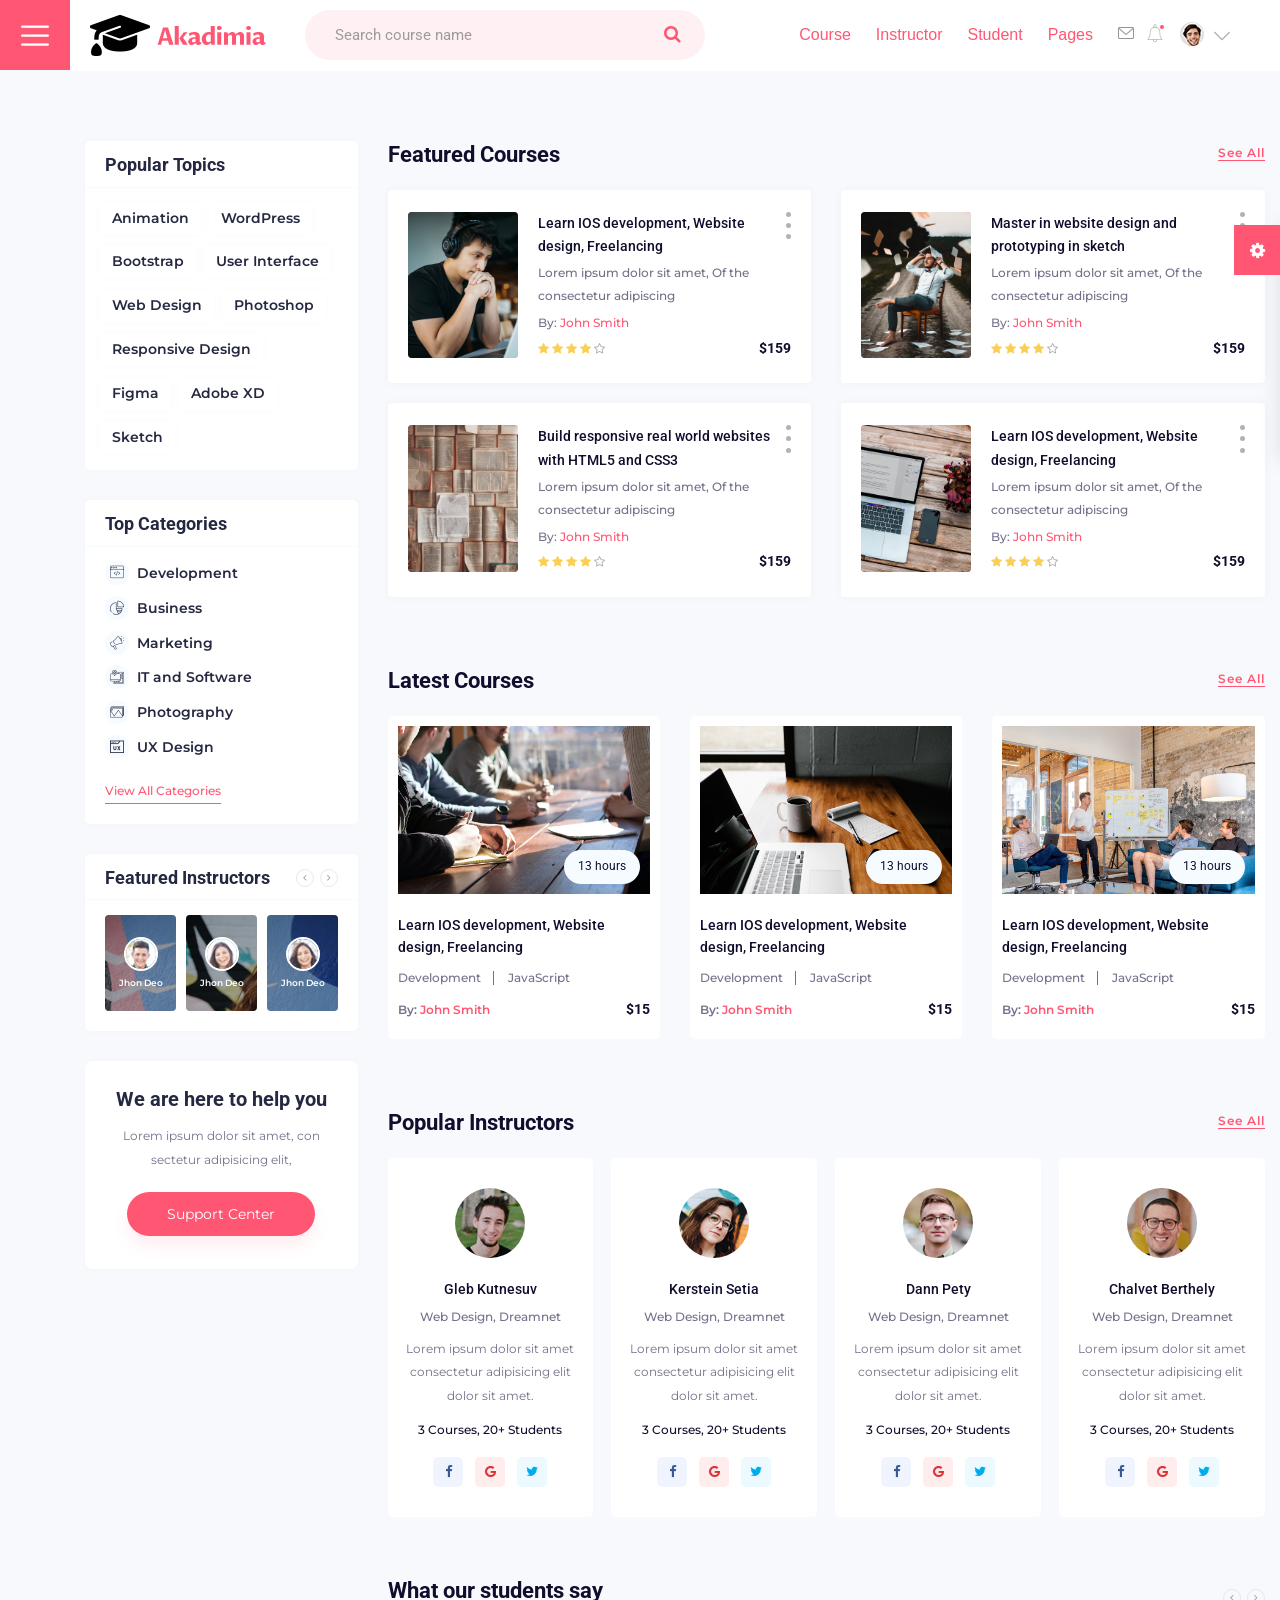
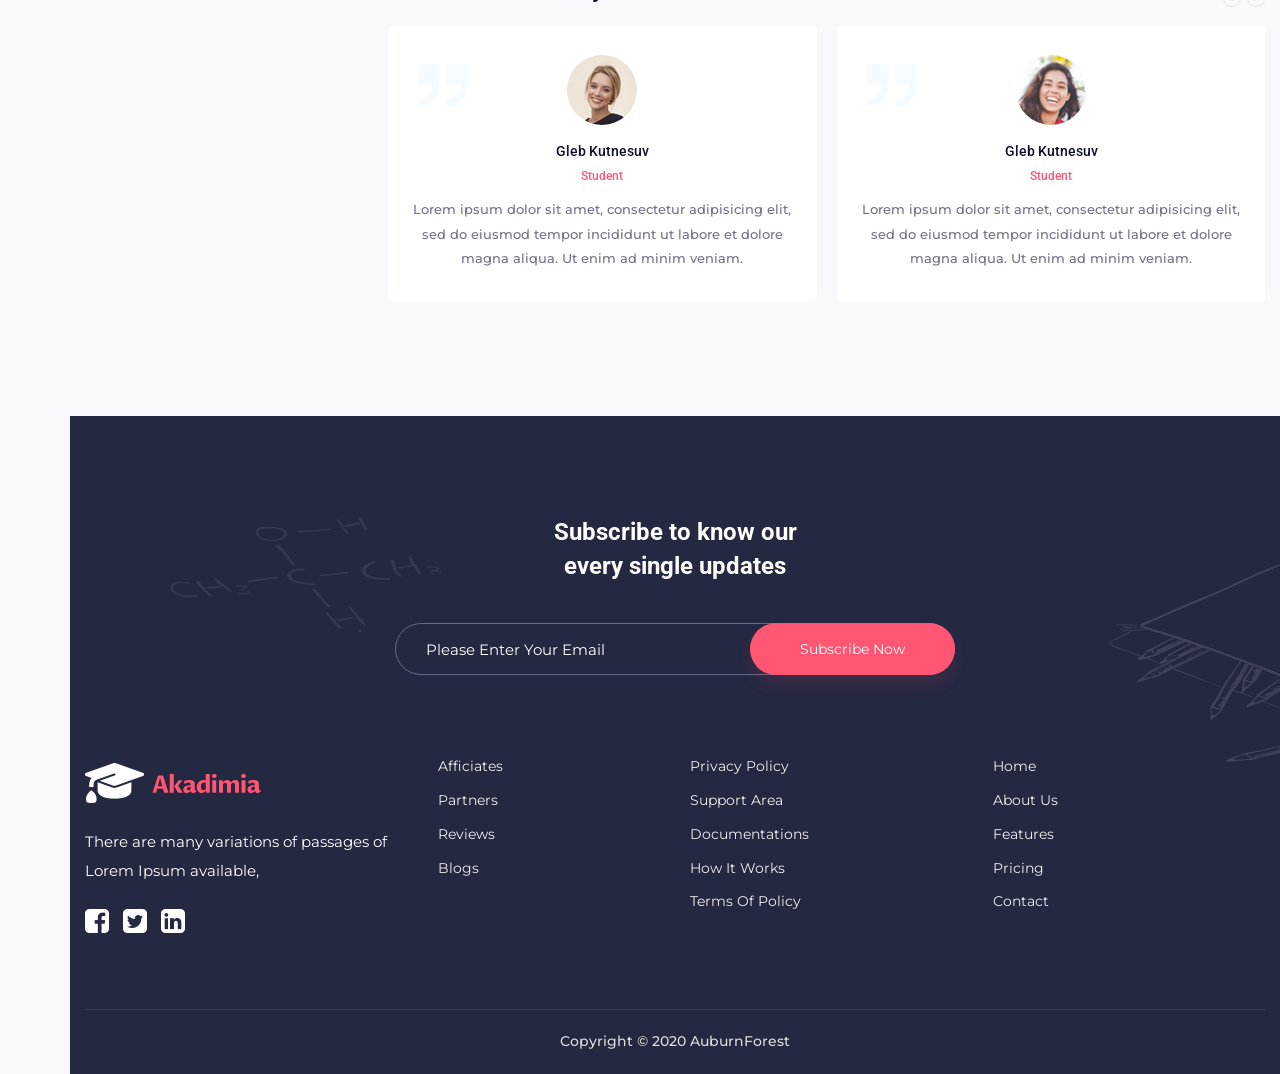
<file: template/akadimia/index.html>
<!DOCTYPE html>
<html>

<!-- Mirrored from demo.auburnforest.com/html/akadimia/akadimia/index.html by HTTrack Website Copier/3.x [XR&CO'2014], Fri, 12 Jun 2026 00:14:46 GMT -->
<head>
<meta charset="utf-8">
<title>Akadimia HTML Template | Homepage</title>
<!-- Stylesheets -->
<link href="css/bootstrap.css" rel="stylesheet">
<link href="css/main.css" rel="stylesheet">
<link href="css/responsive.css" rel="stylesheet">

<link href="https://fonts.googleapis.com/css2?family=Montserrat:wght@100;300;400;500;600;700;800;900&amp;family=Roboto:wght@300;400;500;700;900&amp;display=swap" rel="stylesheet">

<!-- Color Switcher Mockup -->
<link href="css/color-switcher-design.css" rel="stylesheet">
<!-- Color Themes -->
<link id="theme-color-file" href="css/color-themes/theme-one.css" rel="stylesheet">

<link rel="shortcut icon" href="images/favicon.png" type="image/x-icon">
<link rel="icon" href="images/favicon.png" type="image/x-icon">

<!-- Responsive -->
<meta http-equiv="X-UA-Compatible" content="IE=edge">
<meta name="viewport" content="width=device-width, initial-scale=1.0, maximum-scale=1.0, user-scalable=0">

<!--[if lt IE 9]><script src="https://cdnjs.cloudflare.com/ajax/libs/html5shiv/3.7.3/html5shiv.js"></script><![endif]-->
<!--[if lt IE 9]><script src="js/respond.js"></script><![endif]-->

</head>

<body class="">

<div class="page-wrapper">
 	
    <!-- Preloader -->
    <div class="preloader"></div>
 	
    <!-- Main Header-->
    <header class="main-header">
    	
    	<!-- Header Upper -->
        <div class="header-upper">
        	<div class="outer-container">
            	<div class="clearfix">
                	
					<!-- Header Left -->
					<div class="header-left clearfix">

						<!-- Left Sidebar Btn -->
						<div class="left-sidebar-btn hidden-bar-opener">
							<span class="icon flaticon-menu-2"></span>
						</div>
						
						<div class="pull-left logo-box">
							<div class="logo"><a href="index.html"><img src="images/logo.png" alt="" title=""></a></div>
							<div class="dark-layout-logo"><a href="index.html"><img src="images/logo-4.png" alt="" title=""></a></div>
						</div>
						
						<!-- Search -->
                        <div class="search-box">
                        	<form method="post" action="https://demo.auburnforest.com/html/akadimia/akadimia/contact.html">
                                <div class="form-group">
                                    <input type="search" name="search-field" value="" placeholder="Search course name" required>
                                    <button type="submit"><span class="icon fa fa-search"></span></button>
                                </div>
                            </form>
						</div>
						
					</div>
					
					<!-- Header Right -->
					<div class="header-right clearfix">
						
						<div class="nav-outer clearfix">
                    
							<!-- Main Menu -->
							<nav class="main-menu navbar-expand-md">
								<div class="navbar-header">
									<button class="navbar-toggler" type="button" data-toggle="collapse" data-target="#navbarSupportedContent" aria-controls="navbarSupportedContent" aria-expanded="false" aria-label="Toggle navigation">
										<span class="icon-bar"></span>
										<span class="icon-bar"></span>
										<span class="icon-bar"></span>
									</button>
								</div>

								<div class="navbar-collapse collapse clearfix" id="navbarSupportedContent">
									<ul class="navigation clearfix">
										<li class="dropdown"><a href="#">Course</a>
											<ul>
												<li><a href="featured-courses.html">Featured Courses</a></li>
												<li><a href="latest-courses.html">Latest Courses</a></li>
												<li><a href="category.html">Course Categories</a></li>
												<li><a href="course-detail.html">Course Landing</a></li>
												<li><a href="course-lesson.html">Course Lesson</a></li>
											</ul>
										</li>
										<li class="dropdown"><a href="#">Instructor</a>
											<ul>
												<li><a href="dashboard.html">Instructor Dashboard</a></li>
												<li><a href="manage-course.html">Manage Courses</a></li>
												<li><a href="edit-course.html">Edit Course</a></li>
												<li><a href="earning.html">Earnings</a></li>
												<li><a href="instructor-profile.html">Instructor Profile</a></li>
												<li><a href="team.html">Popular Instructors</a></li>
											</ul>
										</li>
										<li class="dropdown"><a href="#">Student</a>
											<ul>
												<li><a href="enrolled-courses.html">Enrolled Courses</a></li>
												<li><a href="certificate.html">Certificate Center</a></li>
												<li><a href="test.html">Quiz</a></li>
												<li><a href="result.html">Quiz Result</a></li>
												<li><a href="student-profile.html">Student Profile</a></li>
											</ul>
										</li>
										<li class="dropdown"><a href="#">Pages</a>
											<ul>
												<li><a href="price.html">Subscription</a></li>
												<li><a href="blog.html">Blog</a></li>
												<li><a href="blog-detail.html">Blog Detail</a></li>
												<li><a href="not-found.html">Error Page</a></li>
												<li><a href="coming-soon.html">Coming Soon</a></li>
												<li><a href="checkout.html">Checkout</a></li>
											</ul>
										</li>
									</ul>
								</div>
								
							</nav>
							
						</div>
						
						<!-- Options Box -->
						<div class="options-box clearfix">
							
							<!-- Message Box -->
							<div class="message-box">
								<a href="#" class="icon flaticon-envelope"></a>
							</div>
							<!-- End Message Box -->
							
							<!-- Notification Box -->
							<div class="notification-box">
								<div class="dropdown">
									<button class="notification-box-btn dropdown-toggle" type="button" id="dropdownMenu" data-toggle="dropdown" aria-haspopup="true" aria-expanded="false"><span class="flaticon-notification"></span><i class="notification-alert"></i></button>
									<div class="dropdown-menu pull-right cart-panel" aria-labelledby="dropdownMenu">

										<div class="notification-block">
											<div class="inner">
												<div class="image"><img src="images/resource/author-1.jpg" alt="" /></div>
												<h3><a href="#">Jessica Parl</a></h3>
												<div class="notification-text">It is a long established fact that a most reader will be distracted by the way readable</div>
												<div class="post-time">15 min ago</div>
											</div>
										</div>
										<div class="notification-block">
											<div class="inner">
												<div class="image"><img src="images/resource/author-2.jpg" alt="" /></div>
												<h3><a href="#">David John</a></h3>
												<div class="notification-text">It is a long established fact that a like reader will</div>
												<div class="post-time">15 min ago</div>
											</div>
										</div>
										<div class="notification-block">
											<div class="inner">
												<div class="image"><img src="images/resource/author-3.jpg" alt="" /></div>
												<h3><a href="#">Jonathon Deo</a></h3>
												<div class="notification-text">It is a long established fact that a reader will</div>
												<div class="post-time">15 min ago</div>
											</div>
										</div>
										
										<a href="#" class="view">View All</a>
										
									</div>
								</div>
							</div>
							<!-- End Notification Box -->
							
							<!-- Profile Box -->
							<div class="profile-box dropdown" id="someElementID5">
								<div class="btn btn-default dropdown-toggle">
									<span class="profile-image"><img src="images/resource/author-4.jpg" alt="" /></span> <i class="arrow flaticon-down-arrow"></i>
								</div>
								<div class="profile-content">
									<div class="setting"><a href="setting.html">Settings</a></div>
									<!-- Dark Mode -->
									<div class="dark-mode">
										<div class="clearfix">
											<div class="pull-left">
												<div class="mode"><span class="icon"><img src="images/icons/moon.png" alt="" /></span> Dark Mode</div>
											</div>
											<div class="pull-right">
												<!-- Dark Btns -->
												<ul class="dark-buttons clearfix">
													<li data-tab="#" class="off">Off</li>
													<li class="boll"><span class="round"></span></li>
													<li data-tab="#" class="on">On</li>
												</ul>	
											</div>
										</div>
									</div>
									<!-- Pages -->
									<ul class="pages">
										<li><a href="login.html">Sign In</a></li>
										<li><a href="sign-up.html">Sign Up</a></li>
										<li><a href="feedback.html">Feedback</a></li>
										<li><a href="contact.html">Contact Us</a></li>
										<li><a href="help.html">Help</a></li>
									</ul>
								</div>
							</div>
							
						</div>
						
					</div>
					
                </div>
            </div>
        </div>
        <!--End Header Upper-->
        
		<!-- Mobile Menu  -->
        <div class="mobile-menu">
            <div class="menu-backdrop"></div>
            <div class="close-btn"><span class="icon fa fa-remove"></span></div>
            
            <nav class="menu-box">
                <div class="nav-logo"><a href="index.html"><img src="images/logo.png" alt="" title=""></a></div>
                <div class="menu-outer"><!--Here Menu Will Come Automatically Via Javascript / Same Menu as in Header--></div>
            </nav>
        </div><!-- End Mobile Menu -->
		
    </header>
    <!--End Main Header -->
	
	<!-- Sidebar Page Container -->
    <div class="sidebar-page-container">
    	<div class="auto-container">
        	<div class="row clearfix">
				
				<!-- Sidebar Side -->
                <div class="sidebar-side left-sidebar col-lg-3 col-md-12 col-sm-12">
                	<aside class="sidebar sticky-top">
						
						<!-- Tags Widget -->
                        <div class="sidebar-widget tags-widget">
							<div class="widget-content">
								<div class="sidebar-title">
									<h6>Popular Topics</h6>
								</div>
								<div class="content">
									<ul>
										<li><a href="#">Animation</a></li>
										<li><a href="#">WordPress</a></li>
										<li><a href="#">Bootstrap</a></li>
										<li><a href="#">User Interface</a></li>
										<li><a href="#">Web Design</a></li>
										<li><a href="#">Photoshop</a></li>
										<li><a href="#">Responsive Design</a></li>
										<li><a href="#">Figma</a></li>
										<li><a href="#">Adobe XD</a></li>
										<li><a href="#">Sketch</a></li>
									</ul>
								</div>
							</div>
						</div>
						
						<!-- Categories Widget -->
                        <div class="sidebar-widget categories-widget">
							<div class="widget-content">
								<div class="sidebar-title">
									<h6>Top Categories</h6>
								</div>
								<div class="content">
									<ul>
										<li><a href="category.html"><span class="icon flaticon-web-programming"></span>Development</a></li>
										<li><a href="category.html"><span class="icon flaticon-pie-chart"></span>Business</a></li>
										<li><a href="category.html"><span class="icon flaticon-megaphone"></span>Marketing</a></li>
										<li><a href="category.html"><span class="icon flaticon-computer"></span>IT and Software</a></li>
										<li><a href="category.html"><span class="icon flaticon-picture"></span>Photography</a></li>
										<li><a href="category.html"><span class="icon flaticon-ux"></span>UX Design</a></li>
									</ul>
									<a href="category.html" class="all-category">View All Categories</a>
								</div>
							</div>
						</div>
						
						<!-- Featured Widget -->
                        <div class="sidebar-widget featured-widget">
							<div class="widget-content">
								<div class="sidebar-title">
									<h6>Featured Instructors</h6>
								</div>
								<div class="content">
									<div class="featured-carousel owl-carousel owl-theme">
										
										<!-- Feature Block -->
										<div class="featured-block">
											<div class="inner-box">
												<div class="image">
													<a href="instructor-profile.html" class="overlay-link"></a>
													<img src="images/resource/feature-1.jpg" alt="" />
													<!-- Overlay Box -->
													<div class="overlay-box">
														<div class="overlay-inner">
															<div class="overlay-content">
																<!-- Author Image -->
																<div class="author-image">
																	<img src="images/resource/author-5.jpg" alt="" />
																</div>
																<div class="name">Jhon Deo</div>
															</div>
														</div>
													</div>
												</div>
											</div>
										</div>
										
										<!-- Feature Block -->
										<div class="featured-block">
											<div class="inner-box">
												<div class="image">
													<a href="instructor-profile.html" class="overlay-link"></a>
													<img src="images/resource/feature-2.jpg" alt="" />
													<!-- Overlay Box -->
													<div class="overlay-box">
														<div class="overlay-inner">
															<div class="overlay-content">
																<!-- Author Image -->
																<div class="author-image">
																	<img src="images/resource/author-6.jpg" alt="" />
																</div>
																<div class="name">Jhon Deo</div>
															</div>
														</div>
													</div>
												</div>
											</div>
										</div>
										
										<!-- Feature Block -->
										<div class="featured-block">
											<div class="inner-box">
												<div class="image">
													<a href="instructor-profile.html" class="overlay-link"></a>
													<img src="images/resource/feature-3.jpg" alt="" />
													<!-- Overlay Box -->
													<div class="overlay-box">
														<div class="overlay-inner">
															<div class="overlay-content">
																<!-- Author Image -->
																<div class="author-image">
																	<img src="images/resource/author-7.jpg" alt="" />
																</div>
																<div class="name">Jhon Deo</div>
															</div>
														</div>
													</div>
												</div>
											</div>
										</div>
										
										<!-- Feature Block -->
										<div class="featured-block">
											<div class="inner-box">
												<div class="image">
													<a href="instructor-profile.html" class="overlay-link"></a>
													<img src="images/resource/feature-1.jpg" alt="" />
													<!-- Overlay Box -->
													<div class="overlay-box">
														<div class="overlay-inner">
															<div class="overlay-content">
																<!-- Author Image -->
																<div class="author-image">
																	<img src="images/resource/author-5.jpg" alt="" />
																</div>
																<div class="name">Jhon Deo</div>
															</div>
														</div>
													</div>
												</div>
											</div>
										</div>
										
										<!-- Feature Block -->
										<div class="featured-block">
											<div class="inner-box">
												<div class="image">
													<a href="instructor-profile.html" class="overlay-link"></a>
													<img src="images/resource/feature-2.jpg" alt="" />
													<!-- Overlay Box -->
													<div class="overlay-box">
														<div class="overlay-inner">
															<div class="overlay-content">
																<!-- Author Image -->
																<div class="author-image">
																	<img src="images/resource/author-6.jpg" alt="" />
																</div>
																<div class="name">Jhon Deo</div>
															</div>
														</div>
													</div>
												</div>
											</div>
										</div>
										
										<!-- Feature Block -->
										<div class="featured-block">
											<div class="inner-box">
												<div class="image">
													<a href="instructor-profile.html" class="overlay-link"></a>
													<img src="images/resource/feature-3.jpg" alt="" />
													<!-- Overlay Box -->
													<div class="overlay-box">
														<div class="overlay-inner">
															<div class="overlay-content">
																<!-- Author Image -->
																<div class="author-image">
																	<img src="images/resource/author-7.jpg" alt="" />
																</div>
																<div class="name">Jhon Deo</div>
															</div>
														</div>
													</div>
												</div>
											</div>
										</div>
										
									</div>
								</div>
							</div>
						</div>
						
						<!--  Support Widget -->
                        <div class="sidebar-widget support-widget">
							<div class="widget-content">
								<h5>We are here to help you</h5>
								<div class="text">Lorem ipsum dolor sit amet, con<br>sectetur adipisicing elit, </div>
								<a href="help.html" class="theme-btn btn-style-one"><span class="txt">Support Center</span></a>
							</div>
						</div>
						
					</aside>
				</div>
				
				<!-- Content Side -->
                <div class="content-side right-sidebar col-lg-9 col-md-12 col-sm-12">
					<!-- Sec Title -->
                	<div class="sec-title">
						<div class="clearfix">
							<div class="pull-left">
								<h4>Featured Courses</h4>
							</div>
							<div class="pull-right">
								<a href="featured-courses.html" class="see-all">See All</a>
							</div>
						</div>
					</div>
					
					<!-- Featured Section -->
					<div class="featured-section">
						<div class="row clearfix">
							
							<!-- Feature Block Two -->
							<div class="feature-block-two col-lg-6 col-md-12 col-sm-12">
								<div class="inner-box">
									<div class="content">
										<div class="image">
											<a href="course-lesson.html"><img src="images/resource/feature-4.jpg" alt="" /></a>
										</div>
										<h6><a href="course-lesson.html">Learn IOS development, Website design, Freelancing</a></h6>
										<div class="text">Lorem ipsum dolor sit amet, Of the consectetur adipiscing</div>
										<div class="author">By: <span>John Smith</span></div>
										<div class="clearfix">
											<div class="pull-left">
												<div class="rating">
													<span class="fa fa-star"></span>
													<span class="fa fa-star"></span>
													<span class="fa fa-star"></span>
													<span class="fa fa-star"></span>
													<span class="dark fa fa-star-o"></span>
												</div>
											</div>
											<div class="pull-right">
												<div class="price">$159</div>
											</div>
										</div>
										
										<!-- Featured Dropdown Box -->
										<div class="eps_dots more_dropdown">
											<a href="#"><span></span><i></i></a>
											<div class="dropdown-content">
												<span><i class='flaticon-share'></i>Share</span>
												<span><i class="flaticon-down-arrow-1"></i>Save</span>
												<span><i class='flaticon-cancel'></i>Not Interested</span>
												<span><i class="flaticon-edit-2"></i>Report</span>
											 </div>																										
										</div>
										
									</div>
								</div>
							</div>
							
							<!-- Feature Block Two -->
							<div class="feature-block-two col-lg-6 col-md-12 col-sm-12">
								<div class="inner-box">
									<div class="content">
										<div class="image">
											<a href="course-lesson.html"><img src="images/resource/feature-5.jpg" alt="" /></a>
										</div>
										<h6><a href="course-lesson.html">Master in website design and prototyping in sketch</a></h6>
										<div class="text">Lorem ipsum dolor sit amet, Of the consectetur adipiscing</div>
										<div class="author">By: <span>John Smith</span></div>
										<div class="clearfix">
											<div class="pull-left">
												<div class="rating">
													<span class="fa fa-star"></span>
													<span class="fa fa-star"></span>
													<span class="fa fa-star"></span>
													<span class="fa fa-star"></span>
													<span class="dark fa fa-star-o"></span>
												</div>
											</div>
											<div class="pull-right">
												<div class="price">$159</div>
											</div>
										</div>
										
										<!-- Featured Dropdown Box -->
										<div class="eps_dots more_dropdown">
											<a href="#"><span></span><i></i></a>
											<div class="dropdown-content">
												<span><i class='flaticon-share'></i>Share</span>
												<span><i class="flaticon-down-arrow-1"></i>Save</span>
												<span><i class='flaticon-cancel'></i>Not Interested</span>
												<span><i class="flaticon-edit-2"></i>Report</span>
											 </div>																										
										</div>
										
									</div>
								</div>
							</div>
							
							<!-- Feature Block Two -->
							<div class="feature-block-two col-lg-6 col-md-12 col-sm-12">
								<div class="inner-box">
									<div class="content">
										<div class="image">
											<a href="course-lesson.html"><img src="images/resource/feature-6.jpg" alt="" /></a>
										</div>
										<h6><a href="course-lesson.html">Build responsive real world websites with HTML5 and CSS3</a></h6>
										<div class="text">Lorem ipsum dolor sit amet, Of the consectetur adipiscing</div>
										<div class="author">By: <span>John Smith</span></div>
										<div class="clearfix">
											<div class="pull-left">
												<div class="rating">
													<span class="fa fa-star"></span>
													<span class="fa fa-star"></span>
													<span class="fa fa-star"></span>
													<span class="fa fa-star"></span>
													<span class="dark fa fa-star-o"></span>
												</div>
											</div>
											<div class="pull-right">
												<div class="price">$159</div>
											</div>
										</div>
										
										<!-- Featured Dropdown Box -->
										<div class="eps_dots more_dropdown">
											<a href="#"><span></span><i></i></a>
											<div class="dropdown-content">
												<span><i class='flaticon-share'></i>Share</span>
												<span><i class="flaticon-down-arrow-1"></i>Save</span>
												<span><i class='flaticon-cancel'></i>Not Interested</span>
												<span><i class="flaticon-edit-2"></i>Report</span>
											 </div>																										
										</div>
										
									</div>
								</div>
							</div>
							
							<!-- Feature Block Two -->
							<div class="feature-block-two col-lg-6 col-md-12 col-sm-12">
								<div class="inner-box">
									<div class="content">
										<div class="image">
											<a href="course-lesson.html"><img src="images/resource/feature-7.jpg" alt="" /></a>
										</div>
										<h6><a href="course-lesson.html">Learn IOS development, Website design, Freelancing </a></h6>
										<div class="text">Lorem ipsum dolor sit amet, Of the consectetur adipiscing</div>
										<div class="author">By: <span>John Smith</span></div>
										<div class="clearfix">
											<div class="pull-left">
												<div class="rating">
													<span class="fa fa-star"></span>
													<span class="fa fa-star"></span>
													<span class="fa fa-star"></span>
													<span class="fa fa-star"></span>
													<span class="dark fa fa-star-o"></span>
												</div>
											</div>
											<div class="pull-right">
												<div class="price">$159</div>
											</div>
										</div>
										
										<!-- Featured Dropdown Box -->
										<div class="eps_dots more_dropdown">
											<a href="#"><span></span><i></i></a>
											<div class="dropdown-content">
												<span><i class='flaticon-share'></i>Share</span>
												<span><i class="flaticon-down-arrow-1"></i>Save</span>
												<span><i class='flaticon-cancel'></i>Not Interested</span>
												<span><i class="flaticon-edit-2"></i>Report</span>
											 </div>																										
										</div>
										
									</div>
								</div>
							</div>
							
						</div>
					</div>
					<!-- End Featured Section -->
					
					<!-- Courses Section -->
					<div class="courses-section">
						<!-- Sec Title -->
						<div class="sec-title">
							<div class="clearfix">
								<div class="pull-left">
									<h4>Latest Courses</h4>
								</div>
								<div class="pull-right">
									<a href="latest-courses.html" class="see-all">See All</a>
								</div>
							</div>
						</div>
						<div class="row clearfix">
							
							<!-- Course Block -->
							<div class="course-block col-lg-4 col-md-6 col-sm-12">
								<div class="inner-box">
									<div class="image">
										<a href="course-lesson.html"><img src="images/resource/course-1.jpg" alt="" /></a>
										<div class="time">13 hours</div>
									</div>
									<div class="lower-content">
										<h6><a href="course-lesson.html">Learn IOS development, Website design, Freelancing</a></h6>
										<ul class="post-meta">
											<li>Development</li>
											<li>JavaScript</li>
										</ul>
										<div class="clearfix">
											<div class="pull-left">
												<div class="author">By: <span>John Smith</span></div>
											</div>
											<div class="pull-right">
												<div class="price">$15</div>
											</div>
										</div>
									</div>
								</div>
							</div>
							
							<!-- Course Block -->
							<div class="course-block col-lg-4 col-md-6 col-sm-12">
								<div class="inner-box">
									<div class="image">
										<a href="course-lesson.html"><img src="images/resource/course-2.jpg" alt="" /></a>
										<div class="time">13 hours</div>
									</div>
									<div class="lower-content">
										<h6><a href="course-lesson.html">Learn IOS development, Website design, Freelancing</a></h6>
										<ul class="post-meta">
											<li>Development</li>
											<li>JavaScript</li>
										</ul>
										<div class="clearfix">
											<div class="pull-left">
												<div class="author">By: <span>John Smith</span></div>
											</div>
											<div class="pull-right">
												<div class="price">$15</div>
											</div>
										</div>
									</div>
								</div>
							</div>
							
							<!-- Course Block -->
							<div class="course-block col-lg-4 col-md-6 col-sm-12">
								<div class="inner-box">
									<div class="image">
										<a href="course-lesson.html"><img src="images/resource/course-3.jpg" alt="" /></a>
										<div class="time">13 hours</div>
									</div>
									<div class="lower-content">
										<h6><a href="course-lesson.html">Learn IOS development, Website design, Freelancing</a></h6>
										<ul class="post-meta">
											<li>Development</li>
											<li>JavaScript</li>
										</ul>
										<div class="clearfix">
											<div class="pull-left">
												<div class="author">By: <span>John Smith</span></div>
											</div>
											<div class="pull-right">
												<div class="price">$15</div>
											</div>
										</div>
									</div>
								</div>
							</div>
							
						</div>
					</div>
					<!-- End Courses Section -->
					
					<!-- Team Section -->
					<div class="team-section">
						<!-- Sec Title -->
						<div class="sec-title">
							<div class="clearfix">
								<div class="pull-left">
									<h4>Popular Instructors</h4>
								</div>
								<div class="pull-right">
									<a href="team.html" class="see-all">See All</a>
								</div>
							</div>
						</div>
						<div class="row clearfix">
							
							<!-- Team Block -->
							<div class="team-block col-lg-3 col-md-6 col-sm-12">
								<div class="inner-box">
									<div class="image">
										<a href="instructor-profile.html"><img src="images/resource/team-1.jpg" alt="" /></a>
									</div>
									<div class="name"><a href="instructor-profile.html">Gleb Kutnesuv</a></div>
									<div class="designation">Web Design, Dreamnet</div>
									<div class="text">Lorem ipsum dolor sit amet consectetur adipisicing elit dolor sit amet.</div>
									<div class="courses">3 Courses, 20+ Students</div>
									<ul class="social-box">
										<li class="facebook"><a href="#" class="fa fa-facebook"></a></li>
										<li class="google"><a href="#" class="fa fa-google"></a></li>
										<li class="twitter"><a href="#" class="fa fa-twitter"></a></li>
									</ul>
								</div>
							</div>
							
							<!-- Team Block -->
							<div class="team-block col-lg-3 col-md-6 col-sm-12">
								<div class="inner-box">
									<div class="image">
										<a href="instructor-profile.html"><img src="images/resource/team-2.jpg" alt="" /></a>
									</div>
									<div class="name"><a href="instructor-profile.html">Kerstein Setia</a></div>
									<div class="designation">Web Design, Dreamnet</div>
									<div class="text">Lorem ipsum dolor sit amet consectetur adipisicing elit dolor sit amet.</div>
									<div class="courses">3 Courses, 20+ Students</div>
									<ul class="social-box">
										<li class="facebook"><a href="#" class="fa fa-facebook"></a></li>
										<li class="google"><a href="#" class="fa fa-google"></a></li>
										<li class="twitter"><a href="#" class="fa fa-twitter"></a></li>
									</ul>
								</div>
							</div>
							
							<!-- Team Block -->
							<div class="team-block col-lg-3 col-md-6 col-sm-12">
								<div class="inner-box">
									<div class="image">
										<a href="instructor-profile.html"><img src="images/resource/team-3.jpg" alt="" /></a>
									</div>
									<div class="name"><a href="instructor-profile.html">Dann Pety</a></div>
									<div class="designation">Web Design, Dreamnet</div>
									<div class="text">Lorem ipsum dolor sit amet consectetur adipisicing elit dolor sit amet.</div>
									<div class="courses">3 Courses, 20+ Students</div>
									<ul class="social-box">
										<li class="facebook"><a href="#" class="fa fa-facebook"></a></li>
										<li class="google"><a href="#" class="fa fa-google"></a></li>
										<li class="twitter"><a href="#" class="fa fa-twitter"></a></li>
									</ul>
								</div>
							</div>
							
							<!-- Team Block -->
							<div class="team-block col-lg-3 col-md-6 col-sm-12">
								<div class="inner-box">
									<div class="image">
										<a href="instructor-profile.html"><img src="images/resource/team-4.jpg" alt="" /></a>
									</div>
									<div class="name"><a href="instructor-profile.html">Chalvet Berthely</a></div>
									<div class="designation">Web Design, Dreamnet</div>
									<div class="text">Lorem ipsum dolor sit amet consectetur adipisicing elit dolor sit amet.</div>
									<div class="courses">3 Courses, 20+ Students</div>
									<ul class="social-box">
										<li class="facebook"><a href="#" class="fa fa-facebook"></a></li>
										<li class="google"><a href="#" class="fa fa-google"></a></li>
										<li class="twitter"><a href="#" class="fa fa-twitter"></a></li>
									</ul>
								</div>
							</div>
							
						</div>
					</div>
					<!-- End Team Section -->
					
					<!-- Testimonial Section -->
					<div class="testimonial-section">
						<!-- Sec Title -->
						<div class="sec-title">
							<h4>What our students say</h4>
						</div>
						<div class="testimonial-carousel owl-carousel owl-theme">
							
							<!-- Testimonial Block -->
							<div class="testimonial-block">
								<div class="inner-box">
									<div class="quote flaticon-quote"></div>
									<div class="image">
										<img src="images/resource/author-8.jpg" alt="" />
									</div>
									<div class="name">Gleb Kutnesuv</div>
									<div class="designation">Student</div>
									<div class="text">Lorem ipsum dolor sit amet, consectetur adipisicing elit, sed do eiusmod tempor incididunt ut labore et dolore magna aliqua. Ut enim ad minim veniam.</div>
								</div>
							</div>
							
							<!-- Testimonial Block -->
							<div class="testimonial-block">
								<div class="inner-box">
									<div class="quote flaticon-quote"></div>
									<div class="image">
										<img src="images/resource/author-9.jpg" alt="" />
									</div>
									<div class="name">Gleb Kutnesuv</div>
									<div class="designation">Student</div>
									<div class="text">Lorem ipsum dolor sit amet, consectetur adipisicing elit, sed do eiusmod tempor incididunt ut labore et dolore magna aliqua. Ut enim ad minim veniam.</div>
								</div>
							</div>
							
							<!-- Testimonial Block -->
							<div class="testimonial-block">
								<div class="inner-box">
									<div class="quote flaticon-quote"></div>
									<div class="image">
										<img src="images/resource/author-8.jpg" alt="" />
									</div>
									<div class="name">Gleb Kutnesuv</div>
									<div class="designation">Student</div>
									<div class="text">Lorem ipsum dolor sit amet, consectetur adipisicing elit, sed do eiusmod tempor incididunt ut labore et dolore magna aliqua. Ut enim ad minim veniam.</div>
								</div>
							</div>
							
							<!-- Testimonial Block -->
							<div class="testimonial-block">
								<div class="inner-box">
									<div class="quote flaticon-quote"></div>
									<div class="image">
										<img src="images/resource/author-9.jpg" alt="" />
									</div>
									<div class="name">Gleb Kutnesuv</div>
									<div class="designation">Student</div>
									<div class="text">Lorem ipsum dolor sit amet, consectetur adipisicing elit, sed do eiusmod tempor incididunt ut labore et dolore magna aliqua. Ut enim ad minim veniam.</div>
								</div>
							</div>
							
						</div>
					</div>
					<!-- End Testimonial Section -->
					
				</div>
				
			</div>
		</div>
	</div>
	
	<!-- Main Footer -->
    <footer class="main-footer">
		<!-- Pattern Layer -->
		<div class="pattern-layer" style="background-image:url(images/background/pattern-2.png)"></div>
		<div class="pattern-layer-two" style="background-image:url(images/background/pattern-3.png)"></div>
		<!-- Upper Box -->
		<div class="upper-box">
			<div class="auto-container">
				<h4>Subscribe to know our <br> every single updates</h4>
				
				<!-- Subscribe Form -->
				<div class="subscribe-form">
					<form method="post" action="https://demo.auburnforest.com/html/akadimia/akadimia/contact.html">
						<div class="form-group clearfix">
							<span class="icon flaticon-mail"></span>
							<input type="email" name="email" value="" placeholder="Please Enter Your Email" required>
							<button type="submit" class="theme-btn btn-style-one"><span class="txt">Subscribe Now</span></button>
						</div>
					</form>
				</div>
				
			</div>
		</div>
		
		<div class="auto-container">
		
        	<!-- Widgets Section -->
            <div class="widgets-section">
            	<div class="row clearfix">
                	
                    <!-- Big Column -->
                    <div class="big-column col-lg-6 col-md-12 col-sm-12">
                        <div class="row clearfix">
							
							<!--Footer Column-->
                            <div class="footer-column col-lg-7 col-md-6 col-sm-12">
                                <div class="footer-widget logo-widget">
									<div class="logo">
                                    	<a href="index.html"><img src="images/footer-logo.png" alt="" /></a>
                                    </div>
									<div class="text">There are many variations of passages of Lorem Ipsum available,</div>
									<div class="social-box">
										<a href="#" class="fa fa-facebook-square"></a>
										<a href="#" class="fa fa-twitter-square"></a>
										<a href="#" class="fa fa-linkedin-square"></a>
									</div>
									
								</div>
							</div>
							
							<!--Footer Column-->
                            <div class="footer-column col-lg-5 col-md-6 col-sm-12">
                                <div class="footer-widget links-widget">
									<ul class="links-widget">
										<li><a href="#">Afficiates</a></li>
										<li><a href="#">Partners</a></li>
										<li><a href="#">Reviews</a></li>
										<li><a href="#">Blogs</a></li>
									</ul>
								</div>
							</div>
							
						</div>
					</div>
					
					<!-- Big Column -->
                    <div class="big-column col-lg-6 col-md-12 col-sm-12">
                        <div class="row clearfix">
							
							<!--Footer Column-->
                            <div class="footer-column col-lg-6 col-md-6 col-sm-12">
                                <div class="footer-widget links-widget">
									<ul class="links-widget">
										<li><a href="#">Privacy Policy</a></li>
										<li><a href="#">Support Area</a></li>
										<li><a href="#">Documentations</a></li>
										<li><a href="#">How it works</a></li>
										<li><a href="#">Terms of Policy</a></li>
									</ul>
								</div>
							</div>
							
							<!--Footer Column-->
                            <div class="footer-column col-lg-6 col-md-6 col-sm-12">
                                <div class="footer-widget links-widget">
									<ul class="links-widget">
										<li><a href="#">home</a></li>
										<li><a href="#">About us</a></li>
										<li><a href="#">Features</a></li>
										<li><a href="#">Pricing</a></li>
										<li><a href="#">Contact</a></li>
									</ul>
								</div>
							</div>
						
						</div>
					</div>
					
				</div>
			</div>
			
			<!-- Footer Bottom -->
			<div class="footer-bottom text-center">
				<div class="copyright">Copyright &copy; 2020 AuburnForest</div>
			</div>
			
		</div>
	</footer>
	
</div>
<!-- End pagewrapper -->

<!-- Sidebar Nav -->
<div class="sidenav-list">
	<ul class="navbar">
		<li><a href="index.html"><i class="icon flaticon-home"></i> <span><i class="flaticon-home"></i> Home</span></a></li>
		<li><a href="course-lesson.html"><i class="icon flaticon-book"></i> <span><i class="flaticon-book"></i>Course Lesson</span></a></li>
		<li><a href="category.html"><i class="icon flaticon-test"></i> <span><i class="flaticon-test"></i>Categories</span></a></li>
		<li><a href="dashboard.html"><i class="icon flaticon-report"></i> <span><i class="flaticon-report"></i>Dashboard</span></a></li>
		<li><a href="manage-course.html"><i class="icon flaticon-test"></i> <span><i class="flaticon-test"></i>Manage Course</span></a></li>
		<li><a href="earning.html"><i class="icon flaticon-pie-chart-1"></i> <span><i class="flaticon-pie-chart-1"></i>Earning</span></a></li>
		<li><a href="enrolled-courses.html"><i class="icon flaticon-file"></i> <span><i class="flaticon-file"></i>Enrolled Courses</span></a></li>
		<li><a href="certificate.html"><i class="icon flaticon-new-window"></i> <span><i class="flaticon-new-window"></i>Certificate</span></a></li>
		<li><a href="team.html"><i class="icon flaticon-file"></i> <span><i class="flaticon-file"></i>Instructors</span></a></li>
        <li><a href="contact.html"><i class="icon flaticon-contact"></i> <span><i class="flaticon-contact"></i>Contact Us</span></a></li>
		<li><a href="help.html"><i class="icon flaticon-information"></i> <span><i class="flaticon-information"></i>Help</span></a></li>
	</ul>
</div>
<!-- End Sidebar Nav -->

<!-- Hidden Navigation Bar -->
<section class="hidden-bar left-align">
	<div class="color-layer"></div>
	<div class="hidden-bar-closer">
		<span class="flaticon-multiply"></span>
	</div>
	<!-- Hidden Bar Wrapper -->
	<div class="hidden-bar-wrapper">
		<ul class="pages-list">
			<li class="active"><a href="index.html"><span class="icon flaticon-home"></span>Home</a></li>
			<li><a href="featured-courses.html"><span class="icon flaticon-book"></span>Featured Courses</a></li>
			<li><a href="course-lesson.html"><span class="icon flaticon-category"></span>Courses Lesson</a></li>
			<li><a href="category.html"><span class="icon flaticon-test"></span>Course Categories</a></li>
			<li><a href="latest-courses.html"><span class="icon flaticon-subscription"></span>Latest Courses</a></li>
			<li><a href="course-detail.html"><span class="icon flaticon-new-window"></span>Course Landing</a></li>
			<li><a href="team.html"><span class="icon flaticon-instructor"></span>Popular Instructors</a></li>
		</ul>
		<div class="heading">Instructor</div>
		<ul class="pages-list">
			<li><a href="dashboard.html"><span class="icon flaticon-home"></span>Dashboard</a></li>
			<li><a href="manage-course.html"><span class="icon flaticon-test"></span>Manage Courses</a></li>
			<li><a href="earning.html"><span class="icon flaticon-scholarship"></span>Earnings</a></li>
			<li><a href="edit-course.html"><span class="icon flaticon-report"></span>Edit Course</a></li>
			<li><a href="instructor-profile.html"><span class="icon flaticon-file"></span>Instructor Profile</a></li>
		</ul>
		<div class="heading">Student</div>
		<ul class="pages-list">
			<li><a href="price.html"><span class="icon flaticon-money-bag"></span>Pricing</a></li>
			<li><a href="enrolled-courses.html"><span class="icon flaticon-test"></span>Enrolled Courses</a></li>
			<li><a href="certificate.html"><span class="icon flaticon-skills"></span>Certificate Center</a></li>
			<li><a href="test.html"><span class="icon flaticon-quiz"></span>Quiz</a></li>
			<li><a href="result.html"><span class="icon flaticon-document"></span>Quiz Result</a></li>
			<li><a href="student-profile.html"><span class="icon flaticon-student"></span>Student Profile</a></li>
		</ul>
		<div class="heading">Pages</div>
		<ul class="pages-list">
			<li><a href="blog.html"><span class="icon flaticon-social-media"></span>Blog</a></li>
			<li><a href="blog-detail.html"><span class="icon flaticon-article"></span>Blog Detail</a></li>
			<li><a href="not-found.html"><span class="icon flaticon-garbage"></span>Not Found</a></li>
			<li><a href="login.html"><span class="icon flaticon-contract"></span>Sign In</a></li>
			<li><a href="sign-up.html"><span class="icon flaticon-clipboard"></span>Sign Up</a></li>
			<li><a href="feedback.html"><span class="icon flaticon-thumb-up"></span>Feedback</a></li>
			<li><a href="checkout.html"><span class="icon flaticon-checkout"></span>Checkout</a></li>
			<li><a href="contact.html"><span class="icon flaticon-contact"></span>Contact Us</a></li>
			<li><a href="setting.html"><span class="icon flaticon-settings-1"></span>Settings</a></li>
			<li><a href="help.html"><span class="icon flaticon-information"></span>Help</a></li>
		</ul>
	</div>
	<!--Copyright Text-->
	<div class="copyright-text">Copyright &copy; 2020 Genter</div>
</section>

<!--Scroll to top-->
<div class="scroll-to-top scroll-to-target" data-target="html"><span class="fa fa-arrow-circle-up"></span></div>

<!-- Color Palate / Color Switcher -->
<div class="color-palate">
    <div class="color-trigger">
        <i class="fa fa-gear"></i>
    </div>
    <div class="color-palate-head">
        <h6>Choose Your Color</h6>
    </div>
    <div class="various-color clearfix">
        <div class="colors-list">
            <span class="palate color-one active" data-theme-file="css/color-themes/theme-one.css"></span>
            <span class="palate color-two" data-theme-file="css/color-themes/theme-two.html"></span>
            <span class="palate color-three" data-theme-file="css/color-themes/theme-three.html"></span>
            <span class="palate color-four" data-theme-file="css/color-themes/theme-four.html"></span>
            <span class="palate color-five" data-theme-file="css/color-themes/theme-five.html"></span>
            <span class="palate color-six" data-theme-file="css/color-themes/theme-six.html"></span>
            <span class="palate color-seven" data-theme-file="css/color-themes/theme-seven.html"></span>
            <span class="palate color-eight" data-theme-file="css/color-themes/theme-eight.html"></span>
			<span class="palate color-nine" data-theme-file="css/color-themes/theme-nine.html"></span>
			<span class="palate color-ten" data-theme-file="css/color-themes/theme-ten.html"></span>
			<span class="palate color-eleven" data-theme-file="css/color-themes/theme-eleven.html"></span>
			<span class="palate color-twelve" data-theme-file="css/color-themes/theme-twelve.html"></span>
        </div>
    </div>

</div>

<script src="js/jquery.js"></script>
<script src="js/popper.min.js"></script>
<script src="js/bootstrap.min.js"></script>
<script src="js/jquery.fancybox.js"></script>
<script src="js/appear.js"></script>
<script src="js/isotope.js"></script>
<script src="js/owl.js"></script>
<script src="js/wow.js"></script>
<script src="js/jquery-ui.js"></script>
<script src="js/script.js"></script>
<script src="js/color-settings.js"></script>

<script defer src="https://static.cloudflareinsights.com/beacon.min.js/v833ccba57c9e4d2798f2e76cebdd09a11778172276447" integrity="sha512-57MDmcccJXYtNnH+ZiBwzC4jb2rvgVCEokYN+L/nLlmO8rfYT/gIpW2A569iJ/3b+0UEasghjuZH/ma3wIs/EQ==" data-cf-beacon='{"version":"2024.11.0","token":"f2c70b20386d48b1ac08b005b9c0cf0e","r":1,"server_timing":{"name":{"cfCacheStatus":true,"cfEdge":true,"cfExtPri":true,"cfL4":true,"cfOrigin":true,"cfSpeedBrain":true},"location_startswith":null}}' crossorigin="anonymous"></script>
</body>

<!-- Mirrored from demo.auburnforest.com/html/akadimia/akadimia/index.html by HTTrack Website Copier/3.x [XR&CO'2014], Fri, 12 Jun 2026 00:15:26 GMT -->
</html>
</file>
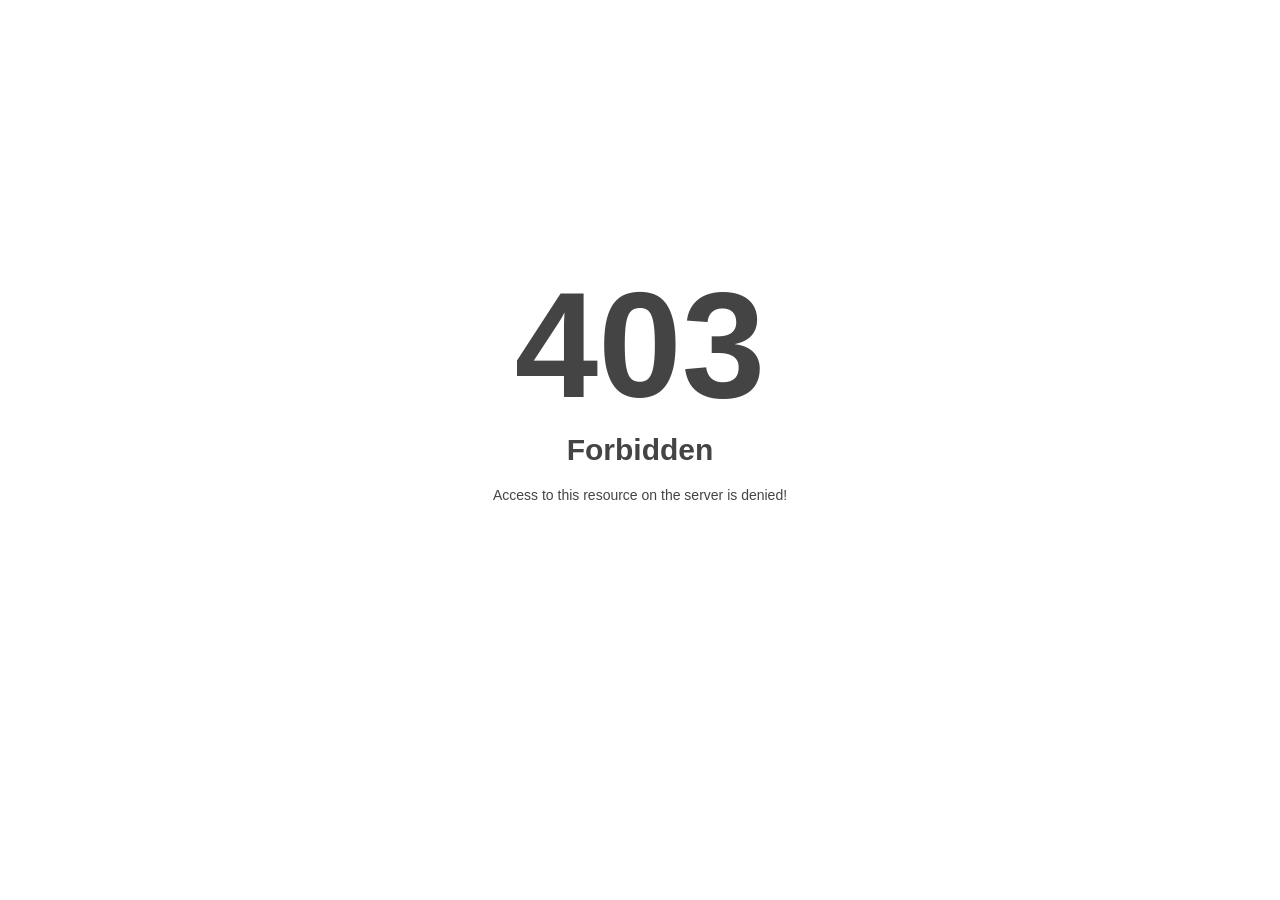
<file: template/akadimia/blog-detail.html>
<!DOCTYPE html>
<html style="height:100%">
<head>
<meta name="viewport" content="width=device-width, initial-scale=1, shrink-to-fit=no" />
<title> 403 Forbidden
</title><style>@media (prefers-color-scheme:dark){body{background-color:#000!important}}</style></head>
<body style="color: #444; margin:0;font: normal 14px/20px Arial, Helvetica, sans-serif; height:100%; background-color: #fff;">
<div style="height:auto; min-height:100%; ">     <div style="text-align: center; width:800px; margin-left: -400px; position:absolute; top: 30%; left:50%;">
        <h1 style="margin:0; font-size:150px; line-height:150px; font-weight:bold;">403</h1>
<h2 style="margin-top:20px;font-size: 30px;">Forbidden
</h2>
<p>Access to this resource on the server is denied!</p>
</div></div><script defer src="https://static.cloudflareinsights.com/beacon.min.js/v833ccba57c9e4d2798f2e76cebdd09a11778172276447" integrity="sha512-57MDmcccJXYtNnH+ZiBwzC4jb2rvgVCEokYN+L/nLlmO8rfYT/gIpW2A569iJ/3b+0UEasghjuZH/ma3wIs/EQ==" data-cf-beacon='{"version":"2024.11.0","token":"f2c70b20386d48b1ac08b005b9c0cf0e","r":1,"server_timing":{"name":{"cfCacheStatus":true,"cfEdge":true,"cfExtPri":true,"cfL4":true,"cfOrigin":true,"cfSpeedBrain":true},"location_startswith":null}}' crossorigin="anonymous"></script>
</body></html>
</file>
<file: template/akadimia/css/main.css>
/* Akadimia HTML Template */

/************ TABLE OF CONTENTS ***************
1. Fonts
2. Reset
3. Global
4. Main Header
5. Featured Courses
6. Sidebar Menu
7. Sidebar Pages
8. Latest Courses
9. Popular Instructors
10. Testimonial Section
11. Sidebar Widgets
12. Team Section
13. Video Section
14. Development Section
15. Skills Section
16. Pricing Section
17. Testing Section
18. Profile Section
19. Coming Soon
20. Not Found
21. Feedback Section
22. Help Section
23. Blog Section
24. Blog Widgets
25. Blog Detail Section
26. Setting Section
27. Login Section
28. Signup Section
29. Certificate Section
30. Testing Section
31. Membership Section
32. Checkout Section
33. Contact Us Section
34. Enrolled Cource Section
35. Dashboard Section
36. Earning Section
37. Manage Cource Section
38. Edit Cource Section

**********************************************/

/*

	font-family: 'Montserrat', sans-serif;
	font-family: 'Roboto', sans-serif;

*/

@import url('font-awesome.css');
@import url('flaticon.css');
@import url('animate.css');
@import url('owl.css');
@import url('jquery-ui.css');
@import url('animation.css');
@import url('jquery.fancybox.min.css');
@import url('jquery.bootstrap-touchspin.css');
@import url('jquery.mCustomScrollbar.min.css');

/*** 

====================================================================
	Reset
====================================================================

 ***/
 
* {
	margin:0px;
	padding:0px;
	border:none;
	outline:none;
}

/*** 

====================================================================
	Global Settings
====================================================================

 ***/

body {
	font-family: 'Montserrat', sans-serif;
	font-size:14px;
	color:#777777;
	line-height:1.7em;
	font-weight:400;
	background:#f7f8fc;
	-webkit-font-smoothing: antialiased;
	-moz-font-smoothing: antialiased;
}

.bordered-layout .page-wrapper{
	padding:0px 50px 0px;
}

a{
	text-decoration:none;
	cursor:pointer;
	color:#ff5773;
}

button,
a:hover,a:focus,a:visited{
	text-decoration:none;
	outline:none !important;
}

h1,h2,h3,h4,h5,h6 {
	position:relative;
	font-weight:normal;
	margin:0px;
	background:none;
	line-height:1.6em;
	font-family: 'Roboto', sans-serif;
}

/* Typography */

h1{
	font-size:72px;
}

h2{
	font-size:36px;
}

h3{
	font-size:30px;
}

h4{
	font-size:22px;
}

h5{
	font-size:20px;
}

h6{
	font-size:18px;
}

input,button,select,textarea{
	
}

textarea{
	overflow:hidden;
}

p{
	position:relative;
	line-height:1.8em;	
}

.auto-container{
	position:static;
	max-width:2400px;
	padding:0px 15px;
	margin:0 auto;
}

.medium-container{
	max-width:850px;
}

.page-wrapper{
	position:relative;
	margin:0 auto;
	width:100%;
	min-width:300px;
	background-color:#f8f9fd;
	padding-left:70px;
}

.page-wrapper.no-padding{
	padding-left:0px;
}

ul,li{
	list-style:none;
	padding:0px;
	margin:0px;	
}

img{
	display:inline-block;
	max-width:100%;
}

.theme-btn{
	display:inline-block;
	transition:all 0.3s ease;
	-moz-transition:all 0.3s ease;
	-webkit-transition:all 0.3s ease;
	-ms-transition:all 0.3s ease;
	-o-transition:all 0.3s ease;
}

.centered{
	text-align:center;	
}

/*Btn Style One*/

.btn-style-one{
	position: relative;
	display: inline-block;
	font-size: 14px;
	line-height: 30px;
	color: #ffffff;
	padding: 7px 40px;
	font-weight: 400;
	overflow: hidden;
	border-radius: 50px;
	overflow:hidden;
	text-transform: capitalize;
	background-color:#ff5773;
	box-shadow:0px 10px 15px rgba(255,87,115,0.10);
}

.btn-style-one:before{
	position: absolute;
	content: '';
    top: -2px;
    left: -2px;
    right:-2px;
	bottom:-2px;
    z-index: 1;
    opacity: 0;
    background-color: #222222;
    -webkit-transition: all 0.4s;
    -moz-transition: all 0.4s;
    -o-transition: all 0.4s;
    transition: all 0.4s;
    -webkit-transform: scale(0.2, 1);
    transform: scale(0.2, 1);
}

.btn-style-one .txt{
	position:relative;
	z-index:1;
}

.btn-style-one:hover::before{
    opacity: 1;
    -webkit-transform: scale(1, 1);
    transform: scale(1, 1);
}

.btn-style-one:hover{
	color: #ffffff;
	border-color:#00e49a;
}

/* Btn Style Two */

.btn-style-two{
	position: relative;
	display: inline-block;
	font-size: 14px;
	line-height: 30px;
	color: #ff5773;
	padding: 6px 40px;
	font-weight: 400;
	overflow: hidden;
	border-radius: 50px;
	overflow:hidden;
	text-transform: capitalize;
	border:1px solid #ff5773;
}

.btn-style-two:before{
	position: absolute;
	content: '';
    top: -2px;
    left: -2px;
    right:-2px;
	bottom:-2px;
    z-index: 1;
    opacity: 0;
    background-color: #ff5773;
    -webkit-transition: all 0.4s;
    -moz-transition: all 0.4s;
    -o-transition: all 0.4s;
    transition: all 0.4s;
    -webkit-transform: scale(0.2, 1);
    transform: scale(0.2, 1);
}

.btn-style-two .txt{
	position:relative;
	z-index:1;
}

.btn-style-two:hover::before{
    opacity: 1;
    -webkit-transform: scale(1, 1);
    transform: scale(1, 1);
}

.btn-style-two:hover{
	color: #ffffff;
	border-color:#ff5773;
}

/* Btn Style Three */

.btn-style-three{
	position: relative;
	display: inline-block;
	font-size: 14px;
	line-height: 30px;
	color: #ff5773;
	padding: 13px 52px;
	font-weight: 500;
	overflow: hidden;
	border-radius: 50px;
	overflow:hidden;
	text-transform: capitalize;
	border:2px solid #ff5773;
}

.btn-style-three:before{
	position: absolute;
	content: '';
    top: -2px;
    left: -2px;
    right:-2px;
	bottom:-2px;
    z-index: 1;
    opacity: 0;
    background-color: #ff5773;
    -webkit-transition: all 0.4s;
    -moz-transition: all 0.4s;
    -o-transition: all 0.4s;
    transition: all 0.4s;
    -webkit-transform: scale(0.2, 1);
    transform: scale(0.2, 1);
}

.btn-style-three .txt{
	position:relative;
	z-index:1;
}

.btn-style-three:hover::before{
    opacity: 1;
    -webkit-transform: scale(1, 1);
    transform: scale(1, 1);
}

.btn-style-three:hover{
	color: #ffffff;
	border-color:#ff5773;
}

/* Btn Style Four */

.btn-style-four{
	position: relative;
	display: inline-block;
	font-size: 14px;
	line-height: 30px;
	color: #ffffff;
	padding: 13px 52px;
	font-weight: 500;
	overflow: hidden;
	border-radius: 50px;
	overflow:hidden;
	text-transform: capitalize;
	border:1px solid #ffffff;
}

.btn-style-four:before{
	position: absolute;
	content: '';
    top: -2px;
    left: -2px;
    right:-2px;
	bottom:-2px;
    z-index: 1;
    opacity: 0;
    background-color: #ff5773;
    -webkit-transition: all 0.4s;
    -moz-transition: all 0.4s;
    -o-transition: all 0.4s;
    transition: all 0.4s;
    -webkit-transform: scale(0.2, 1);
    transform: scale(0.2, 1);
}

.btn-style-four .txt{
	position:relative;
	z-index:1;
}

.btn-style-four:hover::before{
    opacity: 1;
    -webkit-transform: scale(1, 1);
    transform: scale(1, 1);
}

.btn-style-four:hover{
	color: #ffffff;
	border-color:#ff5773;
}

/*Social Icon One*/

.social-icon-one{
	position:relative;
}

.social-icon-one li{
	position:relative;
	margin-right:10px;
	display:inline-block;
}

.social-icon-one li a{
	position:relative;
	width:40px;
	height:40px;
	font-size:15px;
	color:#ffffff;
	font-weight:400;
	border-radius:50px;
	text-align:center;
	line-height:38px;
	display:inline-block;
	transition:all 0.3s ease;
	-moz-transition:all 0.3s ease;
	-webkit-transition:all 0.3s ease;
	-ms-transition:all 0.3s ease;
	-o-transition:all 0.3s ease;
	border:1px solid rgba(255,255,255,0.30);
}

.social-icon-one li a:hover{
	color:#ffffff;
	border-color:#ffdb4c;
	background-color:#ffdb4c;
}

.theme_color{
	color:#ff5773;
}

.preloader{ position:fixed; left:0px; top:0px; width:100%; height:100%; z-index:999999; background-color:#ffffff; background-position:center center; background-repeat:no-repeat; background-image:url(../images/icons/preloader.html); background-size:90px; display:none; }

img{
	display:inline-block;
	max-width:100%;
	height:auto;	
}

/*** 

====================================================================
	Scroll To Top style
====================================================================

***/

.scroll-to-top{
	position:fixed;
	bottom:15px;
	right:15px;
	width:60px;
	height:60px;
	color:#ffffff;
	font-size:24px;
	text-transform:uppercase;
	line-height:60px;
	text-align:center;
	z-index:100;
	cursor:pointer;
	background:#0a0a0a;
	display:none;
	-webkit-transition:all 300ms ease;
	-ms-transition:all 300ms ease;
	-o-transition:all 300ms ease;
	-moz-transition:all 300ms ease;
	transition:all 300ms ease;		
}

.scroll-to-top:hover{
	color:#ffffff;
	background:#135ff9;
}

/*** 

====================================================================
	Section Title
====================================================================

***/

.sec-title{
	position:relative;
	z-index:1;
	margin-bottom:20px;
}

.sec-title h4{
	position:relative;
	color:#0f0e2d;
	font-weight:700;
	line-height:1.3em;
}

.sec-title .see-all{
	position:relative;
	color:#ff5773;
	font-size:12px;
	font-weight:600;
	line-height:1.3em;
	letter-spacing:1px;
	border-bottom:1px solid #ff5773;
	transition:all 0.3s ease;
	-moz-transition:all 0.3s ease;
	-webkit-transition:all 0.3s ease;
	-ms-transition:all 0.3s ease;
	-o-transition:all 0.3s ease;
}

.sec-title .see-all:hover{
	
}

.sec-title.centered{
	text-align: center !important;
}

.sec-title.light h2{
	color:#ffffff;
}

/* List Style One */

.list-style-one{
	position:relative;
	z-index:1;
}

.list-style-one li{
	position:relative;
	color:#71718a;
	font-size:13px;
	font-weight:500;
	margin-bottom:10px;
	padding-left:26px;
	line-height:1.5em;
}

.list-style-one li:before{
	position:absolute;
	left:0px;
	content: "\f144";
	color:#0e7bfe;
	font-size:13px;
	font-weight:400;
	display:block;
	font-family: "Flaticon";
}

/*** 

====================================================================
	Main Header style
====================================================================

***/

.main-header{
	position:relative;
	z-index:9999;
	width:100%;
	background-color:#ffffff;
	-ms-animation-duration: 500ms;
    -moz-animation-duration: 500ms;
    -op-animation-duration: 500ms;
    -webkit-animation-duration: 500ms;
    animation-duration: 500ms;
}

.main-header .header-upper{
	margin-left:-70px;
}

.main-header .left-sidebar-btn{
	position:relative;
	width:70px;
	height:70px;
	color:#ffffff;
	float:left;
	cursor:pointer;
	margin-right:20px;
	line-height:80px;
	font-size:28px;
	text-align:center;
	background-color:#ff5773;
}

.main-header .header-left{
	position:relative;
	float:left;
}

/*Search Box Widget*/

.main-header .header-left .search-box{
	position:relative;
	float:left;
	padding:10px 0px;
	margin-left:35px;
}

.main-header .header-left .search-box .form-group{
	position:relative;
	margin:0px;	
}

.main-header .header-left .form-group input[type="text"],
.main-header .header-left .form-group input[type="search"]{
	position:relative;
	line-height:30px;
	padding:10px 50px 10px 30px;
	background:#feeff2;
	display:block;
	font-size:15px;
	width:100%;
	height:50px;
	color:#000000;
	width:400px;
	font-weight:400;
	border-radius:50px;
	transition:all 500ms ease;
	-moz-transition:all 500ms ease;
	-webkit-transition:all 500ms ease;
	-ms-transition:all 500ms ease;
	-o-transition:all 500ms ease;
	font-family: 'Roboto', sans-serif;
}

.main-header .header-left .form-group textarea::-webkit-input-placeholder,
.main-header .header-left .form-group input::-webkit-input-placeholder{
	color:#9c9c9c;
}

.main-header .header-left .search-box .form-group button{
	position:absolute;
	right:15px;
	top:6px;
	height:36px;
	width:36px;
	display:block;
	font-size:18px;
	color:#ff5773;
	cursor:pointer;
	line-height:34px;
	border-radius:50px;
	line-height:100%;
	font-weight:normal;
	background:none;
}

.main-header .header-right{
	position:relative;
	float:right;
	padding-right:50px;
}

.main-header .header-right .options-box{
	position:relative;
	float:right;
	padding:22px 0px;
}

.main-header .header-right .options-box .message-box{
	position:relative;
	float:left;
	color:#959398;
	font-size:16px;
}

.main-header .header-right .options-box .message-box a{
	position:relative;
	color:#959398;
}

/* Notification Box */

.main-header .header-right .options-box .notification-box{
	position:relative;
	float:left;
	color:#b8b7ba;
	background:none;
	margin-top:0px;
	margin-left:12px;
	display:inline-block;
}

.main-header .header-right .options-box .notification-box .notification-alert{
	position:relative;
	top:-11px;
	right:4px;
	width:4px;
	height:4px;
	border-radius:50px;
	display:inline-block;
	background-color:#ff5773;
}

.main-header .header-right .options-box .notification-box .notification-box-btn{
	background:none;
	color:#b8b7ba;
	cursor: pointer;
	font-size: 18px;
	transition: all 300ms ease;
	-webkit-transition: all 300ms ease;
	-ms-transition: all 300ms ease;
	-o-transition: all 300ms ease;
	-moz-transition: all 300ms ease;
}

.main-header .header-right .options-box .notification-box .notification-box-btn:after{
	display:none;
}

.main-header .header-right .options-box .notification-box .notification-box-btn:hover{
	color:#ff5773;
}

.main-header .header-right .options-box .notification-block{
	position:relative;
	padding:20px 22px 18px;
	margin-bottom:0px;
	border-bottom:1px solid #f1f3ff;
}

.main-header .header-right .options-box .notification-block .inner{
	position:relative;
	padding-left:45px;
}

.main-header .header-right .options-box .notification-block .inner .image{
	position:absolute;
	width:30px;
	height:30px;
	left:0px;
	top:0px;
	overflow:hidden;
	border-radius:50px;
}

.main-header .header-right .options-box .notification-block .inner .image img{
	width:100%;
	display:block;
}

.main-header .header-right .options-box .notification-block .inner h3{
	position:relative;
	font-weight:500;
	font-size:14px;
	margin:0px;
	text-transform:capitalize;
	font-family: 'Roboto', sans-serif;
}

.main-header .header-right .options-box .notification-block .inner h3 a{
	color:#0f0e2d;
	transition: all 300ms ease;
	-webkit-transition: all 300ms ease;
	-ms-transition: all 300ms ease;
	-o-transition: all 300ms ease;
	-moz-transition: all 300ms ease;
}

.main-header .header-right .options-box .notification-block .inner h3 a:hover{
	color:#ff5773;
}

.main-header .header-right .options-box .notification-block .inner .notification-text{
	position:relative;
	font-weight:400;
	color:#71718a;
	font-size: 14px;
	line-height:1.6em;
	margin-bottom: 0px;
	margin-top:8px;
}

.main-header .header-right .options-box .notification-block .inner .post-time{
	position:relative;
	font-weight:500;
	font-size:12px;
	margin:0px;
	color:#b6b9cd;
	margin-top:8px;
}

.main-header .header-right .options-box .notification-box .cart-panel{
	left: auto !important;
	right: 0px !important;
	border-radius:0px 0px 4px 4px;
	padding:0px 0px;
	min-width:320px;
	margin-top:48px;
	z-index: 1;
	border:0px;
	box-shadow: 0px 0px 25px rgba(0,0,0,0.15);
	-webkit-transform: translate3d(0px, 0px, 0px) !important;
	transform: translate3d(0px, 0px, 0px) !important;
}

.main-header .header-right .options-box .notification-box .view{
	position:relative;
	display:block;
	color:#ff5773;
	font-size:12px;
	font-weight:600;
	padding:13px 15px;
	text-align:center;
	background-color:#feeff2;
	text-decoration:underline;
}

.main-header .header-right .options-box .profile-box{
	position:relative;
	float:left;
	margin-left:12px;
}

.main-header .header-right .options-box .profile-box .profile-image{
	position:relative;
	width:24px;
	height:24px;
	overflow:hidden;
	border-radius:50px;
	display:inline-block;
}

.main-header .header-right .options-box .profile-box .arrow{
	position:relative;
	top:-4px;
	color:#b1afb3;
	margin-left:6px;
}

.main-header .header-right .options-box .profile-box .dropdown-toggle{
	padding:0px;
	border:0px;
	line-height:1em;
}

.main-header .header-right .options-box .profile-box .dropdown-toggle:focus{
	outline:none;
	box-shadow:none;
}

.main-header .header-right .options-box .profile-box .dropdown-toggle:after{
	display:none;
}

.main-header .header-right .options-box .profile-box .profile-content{
	position:absolute;
	right:0px;
	top:49px;
	width:290px;
	display:none;
	background-color:#ffffff;
	border-radius:0px 0px 5px 5px;
	box-shadow:0px 0px 15px rgba(0,0,0,0.10);
}

.main-header .header-right .options-box .profile-box.dropdown-active .profile-content{
	display:block;
}

.main-header .header-right .options-box .profile-box .profile-content .setting{
	position:relative;
	padding:20px 25px 20px;
	color:#222222;
	font-weight:600;
	border-bottom: 1px solid #f1f3ff;
}

.main-header .header-right .options-box .profile-box .profile-content .setting a{
	position:relative;
	color:#222222;
}

.main-header .header-right .options-box .profile-box .profile-content h6{
	position:relative;
	color:#252841;
	font-size:14px;
	padding:20px 30px;
	border-bottom:1px solid #f1f3ff;
}

.main-header .header-right .options-box .profile-box .profile-content .dark-mode{
	position:relative;
	padding:22px 30px;
	border-bottom:1px solid #f1f3ff;
}

.main-header .header-right .options-box .profile-box .profile-content .dark-mode .mode{
	position:relative;
	font-size:14px;
	font-weight:500;
	padding-top:5px;
	padding-left:40px;
	font-family: 'Montserrat', sans-serif;
}

.main-header .header-right .options-box .profile-box .profile-content .dark-mode .icon{
	position:absolute;
	left:0px;
	top:0px;
	width:30px;
	height:30px;
	line-height:30px;
	text-align:center;
	border-radius:50px;
	display:inline-block;
	background-color:#feeff2;
}

/* Dark Buttons */

.main-header .header-right .options-box .profile-box .profile-content .dark-buttons{
	position:relative;
	margin-top:9px;
}

.main-header .header-right .options-box .profile-box .profile-content .dark-buttons li{
	position:relative;
	color:#71718a;
	font-size:12px;
	font-weight:400;
	float:left;
	cursor:pointer;
	margin:0px 0px;
	line-height:16px;
	text-transform:capitalize;
	-webkit-transition:all 300ms ease;
	-ms-transition:all 300ms ease;
	-o-transition:all 300ms ease;
	-moz-transition:all 300ms ease;
	transition:all 300ms ease;
}

.main-header .header-right .options-box .profile-box .profile-content .dark-buttons li.off:before{
	position:absolute;
	content:'';
	left:28px;
	top:0px;
	width:15px;
	height:15px;
	z-index:10;
	border-radius:50px 0px 0px 50px;
}

.main-header .header-right .options-box .profile-box .profile-content .dark-buttons li.on:before{
	position:absolute;
	content:'';
	right:28px;
	top:0px;
	width:15px;
	height:15px;
	z-index:10;
	border-radius:0px 50px 50px 0px;
}

.main-header .header-right .options-box .profile-box .profile-content .dark-buttons .boll{
	position:relative;
	width: 30px;
    height: 15px;
	padding:0px 0px 0px;
	border-radius:50px;
	float:left;
	margin:0px 10px;
	text-align:left;
	background-color:#f5f6fa;
}

.main-header .header-right .options-box .profile-box .profile-content .dark-buttons .boll .round{
	position:relative;
	top:-1px;
	width:7px;
	height:7px;
	left:3px;
	border-radius:50px;
	display:inline-block;
	background-color:#71718a;
	-webkit-transition:all 300ms ease;
	-ms-transition:all 300ms ease;
	-o-transition:all 300ms ease;
	-moz-transition:all 300ms ease;
	transition:all 300ms ease;
}

.main-header .header-right .options-box .profile-box .profile-content .dark-buttons .boll .round.boll-right{
	transform:translateX(16px);
}

.main-header .header-right .options-box .profile-box .profile-content .dark-buttons .tab-btn:hover,
.main-header .header-right .options-box .profile-box .profile-content .dark-buttons .tab-btn.active-btn{
	color:#222222;
}

.main-header .header-right .options-box .profile-box .pages{
	position:relative;
	padding:30px 30px;
}

.main-header .header-right .options-box .profile-box .pages li{
	position:relative;
	margin-bottom:13px;
}

.main-header .header-right .options-box .profile-box .pages li:last-child{
	margin-bottom:0px;
}

.main-header .header-right .options-box .profile-box .pages li a{
	position:relative;
	color:#71718a;
	font-size:14px;
	font-weight:500;
	-webkit-transition:all 300ms ease;
	-ms-transition:all 300ms ease;
	-o-transition:all 300ms ease;
	-moz-transition:all 300ms ease;
	transition:all 300ms ease;
	font-family: 'Montserrat', sans-serif;
}

.main-header .header-right .options-box .profile-box .pages li a:hover{
	color:#ff5773;
}







.main-header .main-box{
	position:relative;
	padding:0px 0px;
	left:0px;
	top:0px;
	width:100%;
	background:none;
	-webkit-transition:all 300ms ease;
	-ms-transition:all 300ms ease;
	-o-transition:all 300ms ease;
	-moz-transition:all 300ms ease;
	transition:all 300ms ease;
}

.main-header .main-box .outer-container{
	position:relative;
	padding:0px 40px;
}

.main-header .main-box .logo-box{
	position:relative;
	float:left;
	left:0px;
	z-index:10;
	padding:30px 0px;
}

.main-header .main-box .logo-box .logo img{
	display:inline-block;
	max-width:100%;
	-webkit-transition:all 300ms ease;
	-ms-transition:all 300ms ease;
	-o-transition:all 300ms ease;
	-moz-transition:all 300ms ease;
	transition:all 300ms ease;	
}

.main-header .header-upper .outer-box{
	position:relative;
	float:right;
	padding-top:28px;
	padding-left:10px;
	transition:all 500ms ease;
	-moz-transition:all 500ms ease;
	-webkit-transition:all 500ms ease;
	-ms-transition:all 500ms ease;
	-o-transition:all 500ms ease;
}

.main-header .header-upper .outer-box .nav-toggler{
	position:relative;
	font-size:28px;
	color:#ff9600;
	cursor:pointer;
	display:inline-block;
}

.main-header .header-upper .outer-box .language-list{
	position:relative;
	margin-left:25px;
	top:-5px;
	display:inline-block;
}

.main-header .header-upper .outer-box .language-list li{
	position:relative;
	padding-right:15px;
	margin-right:5px;
	display:inline-block;
}

.main-header .header-upper .outer-box .language-list li:last-child{
	margin-right:0px;
	padding-right:0px;
}

.main-header .header-upper .outer-box .language-list li:last-child::before{
	display:none;
}

.main-header .header-upper .outer-box .language-list li:before{
	position:absolute;
	content:'/';
	right:0px;
	top:0px;
	color:#ffffff;
}

.main-header .header-upper .outer-box .language-list li a{
	position:relative;
	color:#ffffff;
	font-size:16px;
}

/*Sticky Header*/

.sticky-header{
	position:fixed;
	opacity:0;
	visibility:hidden;
	left:0px;
	top:0px;
	width:100%;
	padding:0px 0px;
	z-index:0;
	transition:all 500ms ease;
	-moz-transition:all 500ms ease;
	-webkit-transition:all 500ms ease;
	-ms-transition:all 500ms ease;
	-o-transition:all 500ms ease;
}

.sticky-header .logo{
	padding:8px 0px 8px;
}

.fixed-header .sticky-header{
	z-index:999;
	opacity:1;
	visibility:visible;
	-ms-animation-name: fadeInDown;
	-moz-animation-name: fadeInDown;
	-op-animation-name: fadeInDown;
	-webkit-animation-name: fadeInDown;
	animation-name: fadeInDown;
	-ms-animation-duration: 500ms;
	-moz-animation-duration: 500ms;
	-op-animation-duration: 500ms;
	-webkit-animation-duration: 500ms;
	animation-duration: 500ms;
	-ms-animation-timing-function: linear;
	-moz-animation-timing-function: linear;
	-op-animation-timing-function: linear;
	-webkit-animation-timing-function: linear;
	animation-timing-function: linear;
	-ms-animation-iteration-count: 1;
	-moz-animation-iteration-count: 1;
	-op-animation-iteration-count: 1;
	-webkit-animation-iteration-count: 1;
	animation-iteration-count: 1;	
}

.sticky-header .main-menu .navigation > li > a{
	padding:19px 0px  !important;
	color:#ffffff !important;
}

.sticky-header .main-menu .navigation > li > a:after{
	display:none;
}

.main-header .nav-outer{
	position:static;
	float: left;
	padding-top:0px;
	transition: all 500ms ease;
    -moz-transition: all 500ms ease;
    -webkit-transition: all 500ms ease;
    -ms-transition: all 500ms ease;
    -o-transition: all 500ms ease;
}

.main-header .header-upper .logo-box{
	position: relative;
	z-index:12;
	padding: 10px 0px 10px;
	transition: all 500ms ease;
    -moz-transition: all 500ms ease;
    -webkit-transition: all 500ms ease;
    -ms-transition: all 500ms ease;
    -o-transition: all 500ms ease;
}

.main-header .header-upper .logo-box .logo{
	position:relative;
}

.main-header .header-upper .logo-box .dark-layout-logo{
	position:absolute;
	left:0px;
	top:10px;
	opacity:0;
	visibility:hidden;
}

.main-header .header-lower{
	position:relative;
	
	background-color:rgba(0,0,0,0.55);
}

.main-menu{
	position:static;
	float:left;
	transition: all 500ms ease;
    -moz-transition: all 500ms ease;
    -webkit-transition: all 500ms ease;
    -ms-transition: all 500ms ease;
    -o-transition: all 500ms ease;
}

.main-menu .navbar-collapse{
	padding:0px;
	float: left;
}

.main-menu .navigation{
	position:static;
	margin:0px;
}

.main-menu .navigation > li{
	position:relative;
	float:left;
	padding:23px 0px;
	margin-right:25px;
	transition:all 500ms ease;
	-moz-transition:all 500ms ease;
	-webkit-transition:all 500ms ease;
	-ms-transition:all 500ms ease;
	-o-transition:all 500ms ease;
}

.main-menu .navigation > li.dropdown > a{
	
}

.main-menu .navigation > li:last-child{
	
}

.main-header .header-upper .upper-right{
	position:relative;
}

.main-header .header-upper .info-box{
	position:relative;
	color:#666666;
	font-weight:400;
	font-size:15px;
	margin-right:30px;
	padding-left:40px;
	display:inline-block;
}

.main-header .header-upper .info-box .icon-box{
	position:absolute;
	left:0px;
	top:4px;
	line-height:1em;
}

.main-header .header-upper .info-box strong{
	position:relative;
	color:#222222;
	font-size:17px;
	font-weight:500;
	margin-bottom:5px;
	display:block;
	font-family: 'Jost', sans-serif;
}

.main-header .header-upper .info-box strong a{
	position:relative;
	color:#222222;
}

.main-header .header-upper .upper-right .social-box{
	position:relative;
	padding-top:13px;
}

.main-header .header-upper .upper-right .social-box a{
	position:relative;
	color:#c1c1c1;
	font-size:20px;
	margin-left:10px;
	transition:all 0.3s ease;
	-moz-transition:all 0.3s ease;
	-webkit-transition:all 0.3s ease;
	-ms-transition:all 0.3s ease;
	-o-transition:all 0.3s ease;
}

.main-header .header-upper .upper-right .social-box a:hover{
	color:#032a53;
}

.main-menu .navigation > li > a{
	position: relative;
    color: #ff5773;
    font-size: 16px;
    font-family: 'Roboto', sans-serif;
	transition:all 500ms ease;
	-moz-transition:all 500ms ease;
	-webkit-transition:all 500ms ease;
	-ms-transition:all 500ms ease;
	-o-transition:all 500ms ease;
	font-family: 'Poppins', sans-serif;
}

.main-menu .navigation > li:hover > a::after,
.main-menu .navigation > li.current > a::after{
	width:22px;
}

.main-menu .navigation > li:hover > a,
.main-menu .navigation > li.current > a,
.main-header.light-version .main-menu .navigation > li:hover > a,
.main-header.light-version .main-menu .navigation > li.current > a{
	opacity:1;
}

.main-menu .navigation > li > ul{
	position:absolute;
	left:0px;
	top:100%;
	width:230px;
	z-index:100;
	display:none;
	opacity: 0;
	text-align:left;
    visibility: hidden;
    transition: all 900ms ease;
    -moz-transition: all 900ms ease;
    -webkit-transition: all 900ms ease;
    -ms-transition: all 900ms ease;
    -o-transition: all 900ms ease;
	padding: 0px 0px;
	background-color: #ffffff;
	box-shadow: 0px 0px 10px rgba(0,0,0,0.10);
}

.main-menu .navigation > li > ul:before{
	position:absolute;
	content:'';
	left:0px;
	top:-30px;
	width:100%;
	height:30px;
	display:block;
}

.main-menu .navigation > li > ul.from-right{
	left:auto;
	right:0px;	
}

.main-menu .navigation > li > ul > li{
	position:relative;
	width:100%;
	border-bottom: 1px solid #f4f2f2;
}

.main-menu .navigation > li > ul > li:last-child{
	border-bottom:none;
}

.main-menu .navigation > li > ul > li > a{
	position:relative;
	display:block;
	padding:12px 18px;
	line-height:24px;
	font-weight:400;
	font-size:16px;
	color:#222222;
	text-transform:capitalize;
	transition:all 500ms ease;
	-moz-transition:all 500ms ease;
	-webkit-transition:all 500ms ease;
	-ms-transition:all 500ms ease;
	-o-transition:all 500ms ease;
	font-family: 'Roboto', sans-serif;
}

.main-menu .navigation > li > ul > li:hover > a{
	color:#ffffff;
	padding-left:35px;
	background:#ff5773;
}

.main-menu .navigation > li > ul > li.dropdown > a:after{
	font-family: 'FontAwesome';
	content: "\f105";
	position:absolute;
	left:18px;
	top:15px;
	width:10px;
	height:20px;
	display:block;
	color:#ffffff;
	line-height:20px;
	font-size:16px;
	font-weight:normal;
	text-align:center;
	z-index:5;
	opacity:0;
	transform:rotate(180deg);
}

.main-menu .navigation > li > ul > li.dropdown:hover > a:after{
	color:#ffffff;
	opacity:1;
}

.main-menu .navigation > li > ul > li > ul{
	position:absolute;
	right:100%;
	top:100%;
	width:230px;
	z-index:100;
	display:none;
	text-align:left;
	transition: all 900ms ease;
    -moz-transition: all 900ms ease;
    -webkit-transition: all 900ms ease;
    -ms-transition: all 900ms ease;
    -o-transition: all 900ms ease;
    padding: 0px 0px;
	background-color: #ffffff;
	-webkit-box-shadow:2px 2px 5px 1px rgba(0,0,0,0.05),-2px 0px 5px 1px rgba(0,0,0,0.05);
	-ms-box-shadow:2px 2px 5px 1px rgba(0,0,0,0.05),-2px 0px 5px 1px rgba(0,0,0,0.05);
	-o-box-shadow:2px 2px 5px 1px rgba(0,0,0,0.05),-2px 0px 5px 1px rgba(0,0,0,0.05);
	-moz-box-shadow:2px 2px 5px 1px rgba(0,0,0,0.05),-2px 0px 5px 1px rgba(0,0,0,0.05);
	box-shadow:2px 2px 5px 1px rgba(0,0,0,0.05),-2px 0px 5px 1px rgba(0,0,0,0.05);
}

.main-menu .navigation > li > ul > li > ul.from-right{
	left:0px;
	right:auto;	
}

.main-menu .navigation > li > ul > li > ul > li{
	position:relative;
	width:100%;
	border-bottom: 1px solid #f4f2f2;
}

.main-menu .navigation > li > ul > li > ul > li:last-child{
	border-bottom:none;	
}

.main-menu .navigation > li > ul > li > ul > li > a{
	position:relative;
	display:block;
	padding:12px 18px;
	line-height:24px;
	font-weight:400;
	font-size:16px;
	color:#222222;
	text-transform:capitalize;
	transition:all 500ms ease;
	-moz-transition:all 500ms ease;
	-webkit-transition:all 500ms ease;
	-ms-transition:all 500ms ease;
	-o-transition:all 500ms ease;
	font-family: 'Roboto', sans-serif;
	
}

.main-menu .navigation > li > ul > li > ul > li:hover > a{
	color:#ffffff;
	padding-left:30px;
	background:#ff5773;
}

.main-menu .navigation > li > ul > li > ul > li.dropdown > a:after{
	font-family: 'FontAwesome';
	content: "\f105";
	position:absolute;
	right:10px;
	top:11px;
	width:10px;
	height:20px;
	display:block;
	color:#272727;
	line-height:20px;
	font-size:16px;
	font-weight:normal;
	text-align:center;
	z-index:5;	
}

.main-menu .navigation > li > ul > li > ul > li.dropdown:hover > a:after{
	color:#ffffff;	
}

.main-menu .navigation > li.dropdown:hover > ul{
	visibility:visible;
	opacity:1;
	border-top:0px !important;
	-moz-transform: rotateX(0deg);
	-webkit-transform: rotateX(0deg);
	-ms-transform: rotateX(0deg);
	-o-transform: rotateX(0deg);
    transform: rotateX(0deg);
}

.main-menu .navigation li > ul > li.dropdown:hover > ul{
	visibility:visible;
	opacity:1;
	top:0;
	-moz-transform: rotateX(0deg);
	-webkit-transform: rotateX(0deg);
	-ms-transform: rotateX(0deg);
	-o-transform: rotateX(0deg);
	transform: rotateX(0deg);
	transition:all 300ms ease;
	-moz-transition:all 300ms ease;
	-webkit-transition:all 500ms ease;
	-ms-transition:all 300ms ease;
	-o-transition:all 300ms ease;	
}

.main-menu .navbar-collapse > ul li.dropdown .dropdown-btn{
	position:absolute;
	right:10px;
	top:6px;
	width:30px;
	height:30px;
	text-align:center;
	color:#ffffff;
	line-height:28px;
	border:1px solid #ffffff;
	background-size:20px;
	cursor:pointer;
	z-index:5;
	display:none;
}

.main-header .header-upper .outer-box .search-box-outer{
	position: relative;
	float:left;
}

.main-header .header-upper .outer-box .search-box-btn{
	position:relative;
	width:42px;
	height:48px;
	display:block;
	font-size:18px;
	color:#696969;
	cursor: pointer;
	background:none;
	line-height:48px;
	text-align:right;
	display:inline-block;
	line-height:20px !important;
	transition:all 500ms ease;
	-moz-transition:all 500ms ease;
	-webkit-transition:all 500ms ease;
	-ms-transition:all 500ms ease;
	-o-transition:all 500ms ease;
}

.main-header .header-upper .outer-box .search-box-btn:after{
	display:none;
}

.main-header.fixed-header .header-upper{
	position: fixed;
	left:0px;
	top:0px;
    z-index: 9999;
    width: 100%;
	margin-left:0px;
    transition: all 500ms ease;
    -moz-transition: all 500ms ease;
    -webkit-transition: all 500ms ease;
    -ms-transition: all 500ms ease;
    -o-transition: all 500ms ease;
	background-color:#ffffff;
	box-shadow:0px 10px 10px rgba(0,0,0,0.02);
}

.main-header.fixed-header .header-upper .logo-box{
	padding:10px 0px;
}

.main-header.fixed-header .nav-outer{
	padding-top:0px;
}

.main-header.fixed-header .main-menu .navigation > li > a{
	padding:28px 0px;
}

.main-header.fixed-header .header-upper .outer-box{
	padding-top:18px;
}

.main-header .header-upper .outer-box .login-box{
	position:relative;
	width:52px;
	height:52px;
	float:left;
	color:#ffffff;
	font-size:18px;
	cursor:pointer;
	line-height:50px;
	text-align:center;
	border-radius:50px;
	display:inline-block;
	border:1px solid rgba(255,255,255,0.50);
}

.main-header .header-upper .outer-box .sidebar-btn{
	position:relative;
	width:52px;
	height:52px;
	float:left;
	color:#ffffff;
	font-size:18px;
	margin-left:14px;
	cursor:pointer;
	line-height:52px;
	text-align:center;
	border-radius:50px;
	background-color:#05db56;
}

.main-header .header-lower .options-box{
	position:relative;
	float:left;
	margin-left:30px;
	padding:28px 0px;
}

.main-header .header-lower .logo{
	position:relative;
	padding:7px 0px;
}

/*** 

====================================================================
	Mobile Menu
====================================================================

***/

.nav-outer .mobile-nav-toggler{
	position: relative;
	float: right;
	font-size: 36px;
	line-height: 50px;
	cursor: pointer;
	color:#000000;
	display: none;
}

.mobile-menu{
	position: fixed;
	right: 0;
	top: 0;
	width: 300px;
	padding-right:30px;
	max-width:100%;
	height: 100%;
	opacity: 0;
	visibility: hidden;
	z-index: 999999;
}

.mobile-menu .nav-logo{
	position:relative;
	padding:20px 20px;
	text-align:left;	
}

.mobile-menu .nav-logo img{
	max-width:200px;
}

.mobile-menu-visible{
	overflow: hidden;
}

.mobile-menu-visible .mobile-menu{
	opacity: 1;
	visibility: visible;
}

.mobile-menu .menu-backdrop{
	position: fixed;
	right: 0;
	top: 0;
	width: 100%;
	height: 100%;
	z-index: 1;
	background: rgba(0,0,0,0.90);
	-webkit-transform: translateX(101%);
	-ms-transform: translateX(101%);
	transform: translateX(101%);
}

.mobile-menu-visible .mobile-menu .menu-backdrop{
	opacity: 1;
	visibility: visible;
	-webkit-transition:all 0.7s ease;
	-moz-transition:all 0.7s ease;
	-ms-transition:all 0.7s ease;
	-o-transition:all 0.7s ease;
	transition:all 0.7s ease;
	-webkit-transform: translateX(0%);
	-ms-transform: translateX(0%);
	transform: translateX(0%);
}

.mobile-menu .menu-box{
	position: absolute;
	left: 0px;
	top: 0px;
	width: 100%;
	height: 100%;
	max-height: 100%;
	overflow-y: auto;
	background: #ffffff;
	padding: 0px 0px;
	z-index: 5;
	opacity: 0;
	visibility: hidden;
	border-radius: 0px;
	-webkit-transform: translateX(101%);
	-ms-transform: translateX(101%);
	transform: translateX(101%);
}

.mobile-menu-visible .mobile-menu .menu-box{
	opacity: 1;
	visibility: visible;
	-webkit-transition:all 0.7s ease 500ms;
	-moz-transition:all 0.7s ease 500ms;
	-ms-transition:all 0.7s ease 500ms;
	-o-transition:all 0.7s ease 500ms;
	transition:all 0.7s ease 500ms;
	-webkit-transform: translateX(0%);
	-ms-transform: translateX(0%);
	transform: translateX(0%);
}

.mobile-menu .close-btn{
	position: absolute;
	right: 3px;
	top: 3px;
	line-height: 30px;
	width: 30px;
	text-align: center;
	font-size: 14px;
	color: #202020;
	cursor: pointer;
	z-index: 10;
	-webkit-transition:all 0.5s ease;
	-moz-transition:all 0.5s ease;
	-ms-transition:all 0.5s ease;
	-o-transition:all 0.5s ease;
	transition:all 0.5s ease;
	-webkit-transform: translateY(-50px);
	-ms-transform: translateY(-50px);
	transform: translateY(-50px);
}

.mobile-menu-visible .mobile-menu .close-btn{
	-webkit-transform: translateY(0px);
	-ms-transform: translateY(0px);
	transform: translateY(0px);
}

.mobile-menu .close-btn:hover{
	opacity: 0.50;
}

.mobile-menu .navigation{
	position: relative;
	display: block;
	width:100%;
	border-top: 1px solid rgba(0,0,0,0.10);
}

.mobile-menu .navigation li{
	position: relative;
	display: block;
	border-bottom: 1px solid rgba(0,0,0,0.10);
}

.mobile-menu .navigation li > ul > li:last-child{
	border-bottom: none;
}

.mobile-menu .navigation li > ul > li:first-child{
	border-top: 1px solid rgba(0,0,0,0.10);
}

.mobile-menu .navigation li > a{
	position: relative;
	display: block;
	line-height: 24px;
	padding: 10px 20px;
	font-size: 15px;
	color: #404040;
	text-transform: capitalize;
}

.mobile-menu .navigation li:hover > a,
.mobile-menu .navigation li.current > a{
	color:#000000;	
}

.mobile-menu .navigation li.dropdown .dropdown-btn{
	position:absolute;
	right:0px;
	top:0px;
	width:44px;
	height:44px;
	text-align:center;
	font-size:16px;
	line-height:44px;
	color:#404040;
	cursor:pointer;
	z-index:5;
}

.mobile-menu .navigation li.dropdown .dropdown-btn:after{
	content:'';
	position:absolute;
	left:0px;
	top:10px;
	width:1px;
	height:24px;
	border-left:1px solid rgba(0,0,0,0.10);
}

.mobile-menu .navigation li > ul,
.mobile-menu .navigation li > ul > li > ul{
	display: none;
}

.sticky-header .navbar-header{
	display:none;
}

.main-menu .navbar-collapse {
    padding: 0px;
    float: left;
    display: block !important;
}

.sticky-header .logo{
	padding:0px 0px;
}

/***

====================================================================
	Hidden Sidebar style
====================================================================

***/

.hidden-bar{
	position: fixed;
	top: 70px;
	width: 180px;
	height: 100%;
	background: #ffffff;
	z-index:9999;
	transition: all 700ms ease;
	-webkit-transition: all 700ms ease;
	-ms-transition: all 700ms ease;
	-o-transition: all 700ms ease;
	-moz-transition: all 700ms ease;
}

.hidden-bar .hidden-bar-wrapper{
	max-height: 100%;
    overflow-y: auto;
    overflow-x: inherit;
}

/* width */

.hidden-bar .hidden-bar-wrapper::-webkit-scrollbar{
	width: 5px;
	cursor:pointer;
}

/* Track */

.hidden-bar .hidden-bar-wrapper::-webkit-scrollbar-track{
	background: #ffffff; 
	cursor:pointer;
}
 
/* Handle */

.hidden-bar .hidden-bar-wrapper::-webkit-scrollbar-thumb{
  background: #ff5773;
  cursor:pointer;
}

/* Handle on hover */

.hidden-bar .hidden-bar-wrapper::-webkit-scrollbar-thumb:hover{
  background: #ff5773; 
}

.hidden-bar .mCSB_inside > .mCSB_container{
	margin-right:0px;
}

.hidden-bar.left-align {
	left: -400px;
}

.hidden-bar.left-align.visible-sidebar {
	left: 0px;
}

.hidden-bar.left-align .color-layer{
	position: absolute;
    content: '';
    left: 100%;
    top: 0px;
    width: 100000%;
    height: 100%;
	opacity:0;
	visibility:hidden;
    display: block;
    background-color: rgba(0,0,0,0.75);
    transition: all 700ms ease;
    -webkit-transition: all 700ms ease;
    -ms-transition: all 700ms ease;
    -o-transition: all 700ms ease;
    -moz-transition: all 700ms ease;
}

.hidden-bar.left-align.visible-sidebar .color-layer{
	opacity:1;
	visibility:visible;
}

.hidden-bar.left-align.visible-sidebar.alternate::before{
	display:none;
}

.hidden-bar .hidden-bar-closer {
	width: 40px;
	height: 40px;
	position: absolute;
	right:0px;
	top:0px;
	display:none;
	cursor:pointer;
	background: #ff5773;
	color: #ffffff;
	border-radius: 0px;
	text-align: center;
	line-height: 40px;
	transition: all 300ms ease;
	-webkit-transition: all 300ms ease;
	-ms-transition: all 300ms ease;
	-o-transition: all 300ms ease;
	-moz-transition: all 300ms ease;
	z-index: 999999;
}

.hidden-bar .hidden-bar-closer button {
	background: none;
	font-size: 36px;
	color:#ffffff;
	width:40px;
	height:40px;
	cursor:pointer;
	display:none;
	line-height:40px;
	transition: all 300ms ease;
	-webkit-transition: all 300ms ease;
	-ms-transition: all 300ms ease;
	-o-transition: all 300ms ease;
	-moz-transition: all 300ms ease;
}

.hidden-bar .hidden-bar-closer button span{
	position:relative;
	font-size:20px;
	display:inline-block;
}

.hidden-bar .hidden-bar-closer:hover button {
	color: #ffffff;
}

.hidden-bar .mCSB_scrollTools .mCSB_dragger .mCSB_dragger_bar{
	background-color:#ff5773;
}

.hidden-bar-wrapper {
	height: 100%;
	padding:0px 0px 30px 0px;
}

.hidden-bar .pages-list{
	position:relative;
}

.hidden-bar .pages-list li{
	position:relative;
}

.hidden-bar .pages-list li a{
	position:relative;
	color:#71718a;
	font-size:12px;
	font-weight:600;
	display:block;
	padding:9px 10px 9px 18px;
	transition: all 300ms ease;
	-webkit-transition: all 300ms ease;
	-ms-transition: all 300ms ease;
	-o-transition: all 300ms ease;
	-moz-transition: all 300ms ease;
}

.hidden-bar .pages-list li a .icon{
	position:relative;
	color:#9fa4c2;
	font-size:16px;
	line-height:1em;
	font-weight:400;
	margin-right:10px;
}

.hidden-bar .pages-list li.active a,
.hidden-bar .pages-list li a:hover{
	color:#ff5773;
	background-color:#feeff2;
}

.hidden-bar .pages-list li:hover a .icon,
.hidden-bar .pages-list li.active a .icon{
	color:#ff5773;
}

.hidden-bar .heading{
	position:relative;
	font-size:14px;
	font-weight:600;
	color:#252841;
	padding:9px 10px 9px 18px;
}

.sidenav-list{
	position: fixed;
	left:0px;
	top: 70px;
    height: 100%;
    width:70px;
    z-index: 9999;
    background: #ffffff;
}

.sidenav-list ul{
	display: block;
    padding: 0;
	padding-top:15px;
}

.sidenav-list ul li{
	padding: 0;
    display: block;
	text-align:center;
}

.sidenav-list ul li a{
	padding: 0;
    color: #fff;
    display: block;
    position: relative;
	margin-bottom:15px;
}

.sidenav-list ul li a .icon{
	padding: 0;
	right: 0;
    width: 40px;
	color:#a7a9c5;
    height: 35px;
    text-align: center;
    font-size: 18px;
    line-height: 34px;
    position: relative;
	display:inline-block;
	background-color:#feeff2;
}

.sidenav-list ul li a span{
	position: absolute;
	top:0px;
	width:180px;
	height: 35px;
    line-height: 35px;
    padding: 0 40px 0 0px;
    text-transform: capitalize;
    font-size: 12px;
    font-weight: 600;
    display: block;
    left: 0;
	color:#ffffff;
    background: #ff5773;
    border-radius: 0px 6px 6px 0px;
    white-space: nowrap;
    -webkit-transition: all 0.5s;
    -ms-transition: all 0.5s;
    transition: all 0.5s;
    transform: translateX(-200px);
    -moz-transform: translateX(-200px);
    -webkit-transform: translateX(-200px);
    -ms-transform: translateX(-200px);
    -o-transform: translateX(-200px);
    transform-origin: left;
    -moz-transform-origin: left;
    -webkit-transform-origin: left;
    -ms-transform-origin: left;
    -o-transform-origin: left;
    z-index: -1;
}

.sidenav-list ul li a span i{
	position:relative;
	font-style:normal;
	color:#ffffff;
	font-size:15px;
	margin-right:15px;
	font-weight:400;
}

.sidenav-list ul a.active span,
.sidenav-list ul a:hover span {
	z-index:1;
    transform: translateX(0px);
    -moz-transform: translateX(0px);
    -webkit-transform: translateX(0px);
    -ms-transform: translateX(0px);
    -o-transform: translateX(0px);
}

/*** 

====================================================================
	Sidebar Page Container
====================================================================

***/

.sidebar-page-container{
	position:relative;
	padding:70px 0px 45px;
}

.sidebar-page-container .content-side,
.sidebar-page-container .sidebar-side{
	margin-bottom:40px;
}

.sidebar-widget{
	margin-bottom:30px;
}

.sidebar-widget .widget-content{
	position:relative;
	border-radius:5px;
	background-color:#ffffff;
	box-shadow:0px 0px 10px rgba(0,0,0,0.02);
}

.sidebar-widget .widget-content .content{
	position:relative;
	padding:15px 15px 5px;
}

.sidebar-widget.popular-posts .widget-content .content{
	padding:15px 20px 5px;
}

/*Sidebar Title*/

.sidebar-title{
    position: relative;
    padding:13px 20px 11px;
	display:block;
	margin-bottom:0px;
	border-bottom:1px solid #f5fbff;
}

.sidebar-title h6{
	position:relative;
    color: #252841;
    font-weight: 700;
    line-height: 1.2em;
    text-transform: capitalize;
}

/* Tags Widget */

.tags-widget ul{
	position:relative;
}

.tags-widget ul li{
	position:relative;
	margin-bottom:12px;
	margin-right:4px;
	display:inline-block;
}

.tags-widget ul li a{
	position:relative;
	color:#252841;
	font-size:14px;
	font-weight:600;
	padding:4px 12px;
	display:inline-block;
	transition:all 0.3s ease;
	-moz-transition:all 0.3s ease;
	-webkit-transition:all 0.3s ease;
	-ms-transition:all 0.3s ease;
	-o-transition:all 0.3s ease;
	box-shadow:0px 0px 10px rgba(0,0,0,0.02);
}

.tags-widget ul li a:hover{
	color:#ff5773;
	background-color:#feeff2;
}

.categories-widget .widget-content .content{
	padding:15px 20px 20px;
}

/* Categories Widget */

.categories-widget ul li{
	position:relative;
	margin-bottom:11px;
}

.categories-widget ul li a{
	position:relative;
	color:#252841;
	font-size:14px;
	font-weight:600;
	padding-left:32px;
	transition:all 0.3s ease;
	-moz-transition:all 0.3s ease;
	-webkit-transition:all 0.3s ease;
	-ms-transition:all 0.3s ease;
	-o-transition:all 0.3s ease;
}

.categories-widget ul li a .icon{
	position:absolute;
	left:0px;
	top:-3px;
	width:24px;
	height:24px;
	font-size:14px;
	font-weight:400;
	line-height:24px;
	text-align:center;
	border-radius:50px;
	display:inline-block;
	background-color:#f5fbff;
}

.categories-widget ul li a:hover{
	color:#ff5773;
}

.categories-widget .all-category{
	position:relative;
	color:#ff5773;
	font-size:12px;
	font-weight:500;
	margin-top:8px;
	display:inline-block;
	transition:all 0.3s ease;
	-moz-transition:all 0.3s ease;
	-webkit-transition:all 0.3s ease;
	-ms-transition:all 0.3s ease;
	-o-transition:all 0.3s ease;
	border-bottom:1px solid #ff5773;
}

.categories-widget .all-category:hover{
	
}

/* Featured Widget */

.featured-widget .widget-content .content{
	padding:15px 20px 20px;
}

.featured-widget .owl-dots{
	display:none;
}

.featured-widget .owl-nav{
	position:absolute;
	right:0px;
	top:-50px;
}

.featured-widget .owl-nav .owl-prev,
.featured-widget .owl-nav .owl-next{
	position:relative;
	width:18px;
	height:18px;
	color:#929292;
	font-size:10px;
	line-height:15px;
	text-align:center;
	border-radius:50px;
	margin-left:6px;
	display:inline-block;
	border:1px solid #e8e8e8;
	transition:all 0.3s ease;
	-moz-transition:all 0.3s ease;
	-webkit-transition:all 0.3s ease;
	-ms-transition:all 0.3s ease;
	-o-transition:all 0.3s ease;
}

.featured-widget .owl-nav .owl-prev:hover,
.featured-widget .owl-nav .owl-next:hover{
	color:#ffffff;
	border-color:#ff5773;
	background-color:#ff5773;
}

/* Featured Block */

.featured-block{
	position:relative;
}

.featured-block .inner-box{
	position:relative;
	border-radius:4px;
	overflow:hidden;
}

.featured-block .inner-box .image{
	position:relative;
}

.featured-block .inner-box .image .overlay-link{
	position:absolute;
	left:0px;
	top:0px;
	right:0px;
	bottom:0px;
	z-index:1;
	display:block;
}

.featured-block .inner-box .image .overlay-box{
	position:absolute;
	left:0px;
	top:0px;
	width:100%;
	height:100%;
	color:#ffffff;
	overflow:hidden;
	text-align:center;
	background-color:rgba(0,0,0,0.30);
	transition: -webkit-transform 0.4s ease;
	transition: transform 0.4s ease;
	transition: transform 0.4s ease, -webkit-transform 0.4s ease;
}

.featured-block .inner-box .image .overlay-inner{
	position:absolute;
	left:0px;
	top:0px;
	width:100%;
	height:100%;
	display:table;
	vertical-align:middle;
	padding:0px 0px;
}

.featured-block .inner-box .image .overlay-inner .overlay-content{
	position:relative;
	display:table-cell;
	vertical-align:middle;
}

.featured-block .inner-box .image .overlay-inner .author-image{
	position:relative;
	width:34px;
	height:34px;
	margin:0 auto;
	overflow:hidden;
	border-radius:50px;
	border:2px solid #ffffff;
}

.featured-block .inner-box .image .overlay-inner .name{
	position:relative;
	color:#ffffff;
	font-size:9px;
	margin-top:6px;
	font-weight:600;
	line-height:1.3em;
}

/* Support Widget */

.support-widget .widget-content{
	position:relative;
	padding:25px 15px;
	border-radius:8px;
	text-align:center;
}

.support-widget .widget-content h5{
	position:relative;
	color:#252841;
	font-weight:700;
	line-height:1.3em;
}

.support-widget .widget-content .text{
	position:relative;
	color:#71718a;
	font-weight:400;
	line-height:2em;
	font-size:12px;
	margin-top:12px;
	margin-bottom:20px;
}

/*** 

====================================================================
	Featured Section
====================================================================

***/

.featured-section{
	position:relative;
	padding-bottom:50px;
}

/* Featured Block Two */

.feature-block-two{
	position:relative;
	margin-bottom:20px;
}

.feature-block-two .inner-box{
	position:relative;
	padding:22px 20px;
	border-radius:4px;
	min-height:189px;
	background-color:#ffffff;
	box-shadow:0px 0px 10px rgba(0,0,0,0.04);
}

.feature-block-two .inner-box .content{
	position:relative;
	padding-left:130px;
}

.feature-block-two .inner-box .content .image{
	position:absolute;
	left:0px;
	top:0px;
	width:110px;
	border-radius:4px;
	overflow:hidden;
	background-color:#ff5773;
}

.feature-block-two .inner-box .content .image img{
	position:relative;
	display:block;
	transition: all 600ms ease;
    -moz-transition: all 600ms ease;
    -webkit-transition: all 600ms ease;
    -ms-transition: all 600ms ease;
    -o-transition: all 600ms ease;
}

.feature-block-two .inner-box:hover .content .image img{
	opacity:0.6;
	transform:scale(1.07,1.07);
}

.feature-block-two .inner-box h6{
	position:relative;
	line-height:1.7em;
	font-size:14px;
	font-weight:500;
}

.feature-block-two .inner-box h6 a{
	position:relative;
	color:#0f0e2d;
	transition:all 0.3s ease;
	-moz-transition:all 0.3s ease;
	-webkit-transition:all 0.3s ease;
	-ms-transition:all 0.3s ease;
	-o-transition:all 0.3s ease;
}

.feature-block-two .inner-box h6 a:hover{
	color:#ff5773;
}

.feature-block-two .inner-box .text{
	position:relative;
	color:#71718a;
	font-size:12px;
	line-height:1.9em;
	font-weight:500;
	margin-top:3px;
}

.feature-block-two .inner-box .author{
	position:relative;
	color:#71718a;
	font-size:12px;
	font-weight:500;
	margin-top:3px;
	margin-bottom:2px;
}

.feature-block-two .inner-box .author span{
	position:relative;
	color:#ff5773;
}

.feature-block-two .inner-box .rating{
	position:relative;
	color:#f9cf56;
	font-size:12px;
}

.feature-block-two .inner-box .rating .fa.dark{
	color:#adadad;
}

.feature-block-two .inner-box .price{
	position:relative;
	color:#0f0e2d;
	font-size:14px;
	font-weight:700;
	font-family: 'Roboto', sans-serif;
}

.feature-block-two .inner-box .content .eps_dots{
    position: absolute;
    right: 0px;
	top:0px;
}

.feature-block-two .inner-box .content .eps_dots a{
	font-size: 20px;
	width:5px;
	height:20px;
	display:inline-block;
}

.feature-block-two .inner-box .content .eps_dots a span{
	position:absolute;
	right:0px;
	top:0px;
	width:20px;
	height:40px;
}

.feature-block-two .inner-box .content .eps_dots a i{
	position:absolute;
	content:'';
	left:0px;
	top:11px;
	width:5px;
	height:5px;
	display:block;
	border-radius:50px;
	background-color:#b2b2b2;
}

.feature-block-two .inner-box .content .eps_dots a:before{
	position:absolute;
	content:'';
	left:0px;
	top:0px;
	width:5px;
	height:5px;
	display:block;
	border-radius:50px;
	background-color:#b2b2b2;
}

.feature-block-two .inner-box .content .eps_dots a:after{
	position:absolute;
	content:'';
	left:0px;
	bottom:0px;
	width:5px;
	height:5px;
	display:block;
	border-radius:50px;
	background-color:#b2b2b2;
}

.feature-block-two .inner-box .content .more_dropdown {
  display: inline-block;
}

.feature-block-two .inner-box .content .dropdown-content {
	display: none;
	position: absolute;
	background-color: #fff;
	min-width: 160px;
	z-index: 1;
	right: 0;
	border-radius: 2px;
	box-shadow: 0px 0px 10px rgba(0,0,0, 0.10);
}

.feature-block-two .inner-box .content .dropdown-content span {
	color: #686f7a;
	font-size: 14px;
	font-weight: 500;
	font-family: 'Roboto', sans-serif;
	padding: 10px;
	text-decoration: none;
	display: block;
	cursor: pointer;
}

.feature-block-two .inner-box .content .dropdown-content span i {
	margin-right: 10px;
	font-size: 100%;
	font-weight:600;
}

.feature-block-two .inner-box .content .dropdown-content span:hover {
	color: #333333 !important;
	background-color: #fff0f3;
}

.feature-block-two .inner-box .content .more_dropdown:hover .dropdown-content {
	display: block;
}

.feature-block-two .inner-box .content .more_dropdown:hover .eps_dots {
	background-color: #333;
}

/*** 

====================================================================
	Courses Section
====================================================================

***/

.courses-section{
	position:relative;
	padding-bottom:40px;
}

.course-block{
	position:relative;
	padding-bottom:30px;
}

.course-block .inner-box{
	position:relative;
	border-radius:5px;
	padding:10px 10px 18px;
	background-color:#ffffff;
	transition:all 0.3s ease;
	-moz-transition:all 0.3s ease;
	-webkit-transition:all 0.3s ease;
	-ms-transition:all 0.3s ease;
	-o-transition:all 0.3s ease;
}

.course-block .inner-box:hover{
	box-shadow:0px 10px 10px rgba(0,0,0,0.04);
}

.course-block .inner-box .image{
	position:relative;
	background-color:#ff5773;
}

.course-block .inner-box .image img{
	position:relative;
	width:100%;
	display:block;
	-webkit-transition:all 600ms ease;
	-moz-transition:all 600ms ease;
	-ms-transition:all 600ms ease;
	-o-transition:all 600ms ease;
	transition:all 600ms ease;
}

.course-block .inner-box:hover .image img{
	opacity:0.5;
}

.course-block .inner-box .image .time{
	position:absolute;
	right:10px;
	bottom:10px;
	color:#0f0e2d;
	font-size:12px;
	font-weight:400;
	padding:5px 14px;
	border-radius:50px;
	display:inline-block;
	background-color:#f5fbff;
	font-family: 'Roboto', sans-serif;
}

.course-block .inner-box .lower-content{
	position:relative;
	padding-top:20px;
}

.course-block .inner-box .lower-content h6{
	position:relative;
	font-weight:500;
	font-size:14px;
}

.course-block .inner-box .lower-content h6 a{
	position:relative;
	color:#0f0e2d;
	transition:all 0.3s ease;
	-moz-transition:all 0.3s ease;
	-webkit-transition:all 0.3s ease;
	-ms-transition:all 0.3s ease;
	-o-transition:all 0.3s ease;
}

.course-block .inner-box .lower-content h6 a:hover{
	color:#ff5773;
}

.course-block .inner-box .lower-content .post-meta{
	position:relative;
	margin-top:7px;
	margin-bottom: 8px;
}

.course-block .inner-box .lower-content .post-meta li{
	position:relative;
	color:#71718a;
	font-size:12px;
	font-weight:500;
	line-height:1.2em;
	padding-right:12px;
	margin-right:10px;
	display:inline-block;
	border-right:1px solid #71718a;
}

.course-block .inner-box .lower-content .post-meta li:last-child{
	border-right:0px;
	padding-right:0px;
	margin-right:0px;
}

.course-block .inner-box .lower-content .author{
	position: relative;
    color: #71718a;
    font-size: 12px;
    font-weight: 600;
}

.course-block .inner-box .lower-content .author span{
	position: relative;
    color: #ff5773;
}

.course-block .inner-box .lower-content .price{
	position: relative;
    color: #0f0e2d;
	font-size:14px;
	font-weight:700;
	font-family: 'Roboto', sans-serif;
}

/*** 

====================================================================
	Team Section
====================================================================

***/

.team-section{
	position:relative;
	padding-bottom:30px;
}

.team-section .row{
	margin:0px -9px;
}

.team-section .team-block{
	padding:0px 9px;
}

.team-block{
	position:relative;
	margin-bottom:30px;
}

.team-block .inner-box{
	position:relative;
	border-radius:5px;
	text-align:center;
	padding:30px 15px 30px;
	background-color:#ffffff;
	transition:all 0.3s ease;
	-moz-transition:all 0.3s ease;
	-webkit-transition:all 0.3s ease;
	-ms-transition:all 0.3s ease;
	-o-transition:all 0.3s ease;
}

.team-block .inner-box:hover{
	box-shadow:0px 5px 20px rgba(0,0,0,0.07);
}

.team-block .inner-box .image{
	position:relative;
	width:70px;
	height:70px;
	margin:0 auto;
	overflow:hidden;
	border-radius:50%;
	margin-bottom:20px;
}

.team-block .inner-box .name{
	position:relative;
	color:#0f0e2d;
	font-size:14px;
	font-weight:500;
	font-family: 'Roboto', sans-serif;
}

.team-block .inner-box .name a{
	position:relative;
	color:#0f0e2d;
}

.team-block .inner-box .designation{
	position:relative;
	color:#71718a;
	font-size:12px;
	font-weight:500;
	margin-top:3px;
	margin-bottom:0px;
}

.team-block .inner-box .text{
	position:relative;
	margin-top:8px;
	color: #71718a;
    font-size: 12px;
    font-weight: 400;
    margin-bottom: 10px;
}

.team-block .inner-box .courses{
	position:relative;
	color:#0f0e2d;
	font-size:12px;
	font-weight:500;
	margin-top:8px;
	margin-bottom:15px;
}

.team-block .inner-box .social-box{
	position:relative;
}

.team-block .inner-box .social-box li{
	position:relative;
	margin:0px 4px;
	display:inline-block;
}

.team-block .inner-box .social-box li a{
	position:relative;
	width:30px;
	height:30px;
	color:#3b5998;
	font-size:13px;
	line-height:30px;
	border-radius:5px;
	background-color:#eff4ff;
}

.team-block .inner-box .social-box li.google a{
	background-color:#ffeded;
	color:#db3236;
}

.team-block .inner-box .social-box li.twitter a{
	background-color:#ecfaff;
	color:#00acee;
}

/*** 

====================================================================
	Testimonial Section
====================================================================

***/

.testimonial-section{
	position:relative;
}

.testimonial-section.style-two{
	padding:65px 0px 60px;
}

.testimonial-section .owl-dots{
	display:none;
}

.testimonial-section .owl-nav{
	position:absolute;
	right:0px;
	top:-40px;
}

.testimonial-section .owl-nav .owl-prev,
.testimonial-section .owl-nav .owl-next{
	position:relative;
	width:18px;
	height:18px;
	color:#929292;
	font-size:10px;
	line-height:15px;
	text-align:center;
	border-radius:50px;
	margin-left:6px;
	display:inline-block;
	border:1px solid #e8e8e8;
	transition:all 0.3s ease;
	-moz-transition:all 0.3s ease;
	-webkit-transition:all 0.3s ease;
	-ms-transition:all 0.3s ease;
	-o-transition:all 0.3s ease;
}

.testimonial-section .owl-nav .owl-prev:hover,
.testimonial-section .owl-nav .owl-next:hover{
	color:#ffffff;
	border-color:#ff5773;
	background-color:#ff5773;
}

.testimonial-block{
	position:relative;
	margin-bottom:30px;
}

.testimonial-block .inner-box{
	position:relative;
	border-radius:5px;
	text-align:center;
	padding:30px 20px 30px;
	background-color:#ffffff;
	transition:all 0.3s ease;
	-moz-transition:all 0.3s ease;
	-webkit-transition:all 0.3s ease;
	-ms-transition:all 0.3s ease;
	-o-transition:all 0.3s ease;
}

.testimonial-block .inner-box .quote{
	position:absolute;
	left:30px;
	top:35px;
	color:#f5fbff;
	font-size:50px;
	line-height:1em;
	transition:all 0.3s ease;
	-moz-transition:all 0.3s ease;
	-webkit-transition:all 0.3s ease;
	-ms-transition:all 0.3s ease;
	-o-transition:all 0.3s ease;
}

.testimonial-block .inner-box:hover .quote{
	color:#ff5773;
}

.testimonial-block .inner-box .image{
	position:relative;
	width:70px;
	height:70px;
	margin:0 auto;
	overflow:hidden;
	border-radius:50%;
	margin-bottom:15px;
}

.testimonial-block .inner-box .name{
	position:relative;
	color:#0f0e2d;
	font-size:14px;
	font-weight:500;
	font-family: 'Roboto', sans-serif;
}

.testimonial-block .inner-box .designation{
	position:relative;
	color:#ff5773;
	font-size:12px;
	font-weight:500;
	margin-top:1px;
	margin-bottom:0px;
	font-family: 'Roboto', sans-serif;
}

.testimonial-block .inner-box .text{
	position:relative;
	color:#71718a;
	font-size:13px;
	font-weight:500;
	margin-top:8px;
	line-height:1.9em;
}

.sticky-top{
	top:90px;
}

/*** 

====================================================================
	Main Footer
====================================================================

***/

.main-footer{
	position:relative;
	overflow:hidden;
	background-color:#252841;
}

.main-footer .pattern-layer{
	position:absolute;
	left:100px;
	top:100px;
	width:271px;
	height:116px;
}

.main-footer .pattern-layer-two{
	position:absolute;
	right:-280px;
	top:120px;
	width:451px;
	height:226px;
}

.main-footer .upper-box{
	position:relative;
	z-index:1;
	padding-top:100px;
	padding-bottom:20px;
}

.main-footer .upper-box h4{
	position:relative;
	color:#ffffff;
	font-size:24px;
	line-height:1.4em;
	font-weight:700;
	margin-bottom:40px;
	text-align:center;
}

.main-footer .upper-box .subscribe-form{
	max-width:560px;
	margin:0 auto;
}

/* Subscribe Form */

.subscribe-form{
	position:relative;
	width:100%;
	margin-bottom:0px;
}

.subscribe-form .form-group{
    position: relative;
    display: block;
    z-index:1;
	margin-bottom: 0px;
}

.subscribe-form .form-group input[type="text"],
.subscribe-form .form-group input[type="tel"],
.subscribe-form .form-group input[type="email"],
.subscribe-form .form-group textarea {
    position:relative;
	display:block;
	width:100%;
	height:52px;
	font-size:15px;
	color:#ffffff;
	line-height:38px;
	padding:10px 20px 10px 30px;
	font-weight:400;
	border-radius:50px;
	background:none;
	border:1px solid #65698a;
	transition:all 500ms ease;
	-webkit-transition:all 500ms ease;
	-ms-transition:all 500ms ease;
	-o-transition:all 500ms ease;	
}

.subscribe-form .form-group input[type="email"]:focus{
	border-color:#ffffff;
}

.subscribe-form .form-group textarea::-webkit-input-placeholder,
.subscribe-form .form-group input::-webkit-input-placeholder{
	color:#ffffff;
}

.subscribe-form .form-group .theme-btn{
	position: absolute;
	top: 0px;
	right: 0px;
	cursor:pointer;
	padding:11px 50px;
}

.main-footer .widgets-section{
	position:relative;
	padding:60px 0px 40px;
}

.main-footer .footer-widget{
	position:relative;
	z-index:2;
	margin-bottom:30px;
}

.main-footer .logo-widget{
	position:relative;
	z-index:3;
}

.main-footer .logo-widget .logo{
	position:relative;
	opacity:1;
	visibility:visible;
	margin-bottom:18px;
}

.main-footer .logo-widget .text{
	position:relative;
	font-size:15px;
	color:#ffffff;
	line-height:1.9em;
	margin-bottom:25px;
}

.main-footer .logo-widget .social-box{
	position:relative;
}

.main-footer .logo-widget .social-box a{
	position:relative;
	font-size:28px;
	color:#ffffff;
	margin-right:10px;
	-webkit-transition:all 300ms ease;
	-ms-transition:all 300ms ease;
	-o-transition:all 300ms ease;
	-moz-transition:all 300ms ease;
	transition:all 300ms ease;
}

.main-footer .logo-widget .social-box a:hover{
	color:#ff5773;
}

.main-footer .links-widget li{
	position:relative;
	margin-bottom:10px;
}

.main-footer .links-widget li a{
	position:relative;
	color:#eeeeee;
	font-size:14px;
	font-weight:400;
	text-transform:capitalize;
	-webkit-transition:all 300ms ease;
	-ms-transition:all 300ms ease;
	-o-transition:all 300ms ease;
	-moz-transition:all 300ms ease;
	transition:all 300ms ease;
}

.main-footer .links-widget li a:hover{
	color:#ff5773;
}

.main-footer .footer-bottom{
	position:relative;
	padding:20px 0px;
	text-align:center;
	border-top:1px solid rgba(255,255,255,0.10);
}

.main-footer .footer-bottom .copyright{
	position:relative;
	color:#dcdddd;
	font-size:14px;
	font-weight:500;
}

/*** 

====================================================================
	Styled Pagination
====================================================================

***/

.styled-pagination{
	position:relative;
}

.styled-pagination.margin-top{
	margin-top:10px;
}

.styled-pagination.margin-top-two{
	margin-top:30px;
}

.styled-pagination li{
	position:relative;
	margin:0px 4px 5px;
	display:inline-block;
}

.styled-pagination li a{
	position:relative;
	width:40px;
	height:40px;
	color:#71718a;
	font-size:14px;
	font-weight:500;
	line-height:40px;
	text-align:center;
	border-radius:50px;
	display:inline-block;
	background-color:#ffffff;
	transition:all 0.3s ease;
	-moz-transition:all 0.3s ease;
	-webkit-transition:all 0.3s ease;
	-ms-transition:all 0.3s ease;
	-o-transition:all 0.3s ease;
}

.styled-pagination li.active a,
.styled-pagination li:hover a{
	color:#ffffff;
	background-color:#ff5773;
}

.styled-pagination li.prev a,
.styled-pagination li.next a{
	width:auto;
	height:auto;
	color:#71718a;
	font-size:14px;
	background:none !important;
	margin:0px 3px;
}

.styled-pagination li.arrow a{
	position:relative;
	font-size:24px;
}

/* Review Widget */

.review-widget .intro-video{
	position:relative;
	text-align:center;
	width:100%;
	display:block;
	overflow:hidden;
	border-radius:6px;
	padding:40px 0px 30px;
	background-repeat:no-repeat;
	background-size:cover;
}

.review-widget .intro-video:before{
	position:absolute;
	content:'';
	left:0px;
	top:0px;
	right:0px;
	bottom:0px;
	background-color:rgba(14,123,254,0.50);
}

.review-widget .intro-video h4{
	position:relative;
	color:#ffffff;
	font-weight:600;
	font-size:12px;
	line-height:1.3em;
	margin-top:20px;
	text-transform:capitalize;
}

.review-widget .intro-video .intro-video-box{
	position: relative;
	width:40px;
	height: 40px;
	z-index:99;
	color: #ff5773;
	font-weight:400;
	font-size:14px;
	text-align: center;
	border-radius:50%;
	padding-left:4px;
	line-height:40px;
	display: inline-block;
	background-color:#ffffff;
	transition: all 900ms ease;
    -moz-transition: all 900ms ease;
    -webkit-transition: all 900ms ease;
    -ms-transition: all 900ms ease;
    -o-transition: all 900ms ease;
	box-shadow:0px 0px 15px rgba(0,0,0,0.10);
}

.review-widget .intro-video .ripple,
.review-widget .intro-video .ripple:before,
.review-widget .intro-video .ripple:after {
    position: absolute;
    top: 50%;
    left: 50%;
    height: 40px;
    width: 40px;
	margin-left:-1px;
    -webkit-transform: translate(-50%, -50%);
    -moz-transform: translate(-50%, -50%);
    -ms-transform: translate(-50%, -50%);
    -o-transform: translate(-50%, -50%);
    transform: translate(-50%, -50%);
    -webkit-border-radius: 50%;
    -moz-border-radius: 50%;
    -ms-border-radius: 50%;
    -o-border-radius: 50%;
    border-radius: 50%;
    -webkit-box-shadow: 0 0 0 0 rgba(255, 255, 255, .4);
    -moz-box-shadow: 0 0 0 0 rgba(255, 255, 255, .4);
    -ms-box-shadow: 0 0 0 0 rgba(255, 255, 255, .4);
    -o-box-shadow: 0 0 0 0 rgba(255, 255, 255, .4);
    box-shadow: 0 0 0 0 rgba(255, 255, 255, .4);
    -webkit-animation: ripple 3s infinite;
    -moz-animation: ripple 3s infinite;
    -ms-animation: ripple 3s infinite;
    -o-animation: ripple 3s infinite;
    animation: ripple 3s infinite;
}

.review-widget .intro-video .ripple:before {
    -webkit-animation-delay: .9s;
    -moz-animation-delay: .9s;
    -ms-animation-delay: .9s;
    -o-animation-delay: .9s;
    animation-delay: .9s;
    content: "";
    position: absolute;
}

.review-widget .intro-video .ripple:after {
    -webkit-animation-delay: .6s;
    -moz-animation-delay: .6s;
    -ms-animation-delay: .6s;
    -o-animation-delay: .6s;
    animation-delay: .6s;
    content: "";
    position: absolute;
}

@-webkit-keyframes ripple {
    70% {box-shadow: 0 0 0 70px rgba(255, 255, 255, 0);}
    100% {box-shadow: 0 0 0 0 rgba(255, 255, 255, 0);}
}

@keyframes ripple {
    70% {box-shadow: 0 0 0 70px rgba(255, 255, 255, 0);}
    100% {box-shadow: 0 0 0 0 rgba(255, 255, 255, 0);}
}

.review-widget .price{
	position:relative;
	display:block;
	margin-top:25px;
	font-weight:700;
	color:#0f0e2d;
	font-size:18px;
	text-align:center;
}

.review-widget .time-left{
	position:relative;
	color:#71718a;
	font-size:12px;
	margin-top:10px;
	margin-bottom:20px;
	text-align:center;
	font-weight:500;
}

.review-widget .buttons-box .theme-btn{
	width:100%;
	margin-bottom:10px;
}

.review-widget .buttons-box{
	position:relative;
	text-align:center;
	padding:0px 20px;
}

/* Post Widget */

.popular-posts .post{
	position:relative;
	min-height:30px;
	margin-bottom:5px;
}

.popular-posts .post:last-child{
	margin-bottom:0px;
}

.popular-posts .post .post-inner{
	position:relative;
	padding-left:55px;
}

.popular-posts .post .post-thumb{
	 position:absolute;
	 left:0px;
	 top:4px;
	 width:45px;
	 height:33px;
	 margin:0px;
	 box-shadow:0px 0px 10px rgba(0,0,0,0.07);
}

.popular-posts .post .post-thumb img{
	display:block;
	width:100%;
	transition:all 0.3s ease;
	-moz-transition:all 0.3s ease;
	-webkit-transition:all 0.3s ease;
	-ms-transition:all 0.3s ease;
	-o-transition:all 0.3s ease;
}

.popular-posts .post .text{
	position:relative;
	top:0px;
	font-size:14px;
	margin:0px 0px 0px;
	font-weight:600;
	color:#252841;
	line-height:1.5em;
	text-transform:capitalize;
}

.popular-posts .post .text a{
	color:#252841;
	transition:all 0.3s ease;
	-moz-transition:all 0.3s ease;
	-webkit-transition:all 0.3s ease;
	-ms-transition:all 0.3s ease;
	-o-transition:all 0.3s ease;
}

.popular-posts .post a:hover{
	color:#ff5773;
}

.popular-posts .timing{
	position:relative;
	font-size:10px;
	color:#71718a;
	font-weight:500;
}

/* Post Widget */

.recent-posts .post{
	position:relative;
	min-height:40px;
	padding-bottom:8px;
	margin-bottom:12px;
	border-bottom:1px solid #f5fbff;
}

.recent-posts .post:last-child{
	min-height:auto;
	margin-bottom:0px;
	border-bottom:none;
}

.recent-posts .post .post-inner{
	position:relative;
	padding-left:55px;
}

.recent-posts .post .post-thumb{
	 position:absolute;
	 left:0px;
	 top:4px;
	 width:45px;
	 height:33px;
	 margin:0px;
	 background-color:#ff5773;
	 box-shadow:0px 0px 10px rgba(0,0,0,0.07);
}

.recent-posts .post .post-thumb img{
	display:block;
	width:100%;
	transition:all 0.3s ease;
	-moz-transition:all 0.3s ease;
	-webkit-transition:all 0.3s ease;
	-ms-transition:all 0.3s ease;
	-o-transition:all 0.3s ease;
}

.recent-posts .post:hover .post-thumb img{
	opacity:0.5;
}

.recent-posts .post .text{
	position:relative;
	top:0px;
	font-size:14px;
	margin:0px 0px 0px;
	font-weight:600;
	color:#252841;
	line-height:1.4em;
	text-transform:capitalize;
}

.recent-posts .post .text a{
	color:#252841;
	transition:all 0.3s ease;
	-moz-transition:all 0.3s ease;
	-webkit-transition:all 0.3s ease;
	-ms-transition:all 0.3s ease;
	-o-transition:all 0.3s ease;
}

.recent-posts .post a:hover{
	color:#ff5773;
}

.recent-posts .author{
	position:relative;
	font-size:10px;
	color:#71718a;
	font-weight:500;
}

/* Video Box */

.video-box{
	position:relative;
	overflow:hidden;
	border-radius:3px;
	box-shadow:0px 0px 10px rgba(0,0,0,0.05);
}

.video-box .video-image{
	position:relative;
	margin:0px;
}

.video-box .video-image img{
	position:relative;
	width:100%;
	z-index:3;
}

.video-box .overlay-box{
	position:absolute;
	left:0px;
	top:0px;
	width:100%;
	height:100%;
	text-align:center;
	overflow:hidden;
	line-height: 45px;
	transition:all 0.3s ease;
	-moz-transition:all 0.3s ease;
	-webkit-transition:all 0.3s ease;
	-ms-transition:all 0.3s ease;
	-o-transition:all 0.3s ease;
}

.video-box .overlay-box:before{
	position:absolute;
	content:'';
	left:0px;
	top:0px;
	right:0px;
	bottom:0px;
	z-index:10;
	background-color:rgba(0,0,0,0.02);
}

.video-box .overlay-box span{
	position: absolute;
	width:80px;
	height: 80px;
	left:50%;
    top: 50%;
	z-index:10;
	color: #ffffff;
	font-weight:400;
	font-size:20px;
	text-align: center;
	border-radius:50%;
	padding-left:4px;
	display: inline-block;
	margin-top: -40px;
	margin-left:-40px;
	line-height:80px;
	transition: all 900ms ease;
    -moz-transition: all 900ms ease;
    -webkit-transition: all 900ms ease;
    -ms-transition: all 900ms ease;
    -o-transition: all 900ms ease;
	background-color:#ff5773;
}

.video-box .ripple,
.video-box .ripple:before,
.video-box .ripple:after {
    position: absolute;
    top: 50%;
    left: 50%;
    width:80px;
	height: 80px;
    -webkit-transform: translate(-50%, -50%);
    -moz-transform: translate(-50%, -50%);
    -ms-transform: translate(-50%, -50%);
    -o-transform: translate(-50%, -50%);
    transform: translate(-50%, -50%);
    -webkit-border-radius: 50%;
    -moz-border-radius: 50%;
    -ms-border-radius: 50%;
    -o-border-radius: 50%;
    border-radius: 50%;
    -webkit-box-shadow: 0 0 0 0 rgba(255, 87, 115, .6);
    -moz-box-shadow: 0 0 0 0 rgba(255, 87, 115, .6);
    -ms-box-shadow: 0 0 0 0 rgba(255, 87, 115, .6);
    -o-box-shadow: 0 0 0 0 rgba(255, 87, 115, .6);
    box-shadow: 0 0 0 0 rgba(255, 87, 115, .6);
    -webkit-animation: ripple 3s infinite;
    -moz-animation: ripple 3s infinite;
    -ms-animation: ripple 3s infinite;
    -o-animation: ripple 3s infinite;
    animation: ripple 3s infinite;
}

.video-box .ripple:before {
    -webkit-animation-delay: .9s;
    -moz-animation-delay: .9s;
    -ms-animation-delay: .9s;
    -o-animation-delay: .9s;
    animation-delay: .9s;
    content: "";
    position: absolute;
}

.video-box .ripple:after {
    -webkit-animation-delay: .6s;
    -moz-animation-delay: .6s;
    -ms-animation-delay: .6s;
    -o-animation-delay: .6s;
    animation-delay: .6s;
    content: "";
    position: absolute;
}

.video-info-boxed{
	position:relative;
	padding-top:25px;
	margin-bottom:25px;
}

.video-info-boxed h6{
	position:relative;
	color:#0f0e2d;
	font-weight:500;
	line-height:1.3em;
	margin-bottom:10px;
}

.video-info-boxed .author{
	position:relative;
	color:#71718a;
	font-size:14px;
	font-weight:600;
	padding-top:2px;
	padding-left:35px;
	display:inline-block;
}

.video-info-boxed .author .user-image{
	position:absolute;
	left:0px;
	top:0px;
	width:26px;
	height:26px;
	overflow:hidden;
	display:inline-block;
	border-radius:50px;
	border:2px solid #ffffff;
}

.video-info-boxed .follow{
	position:relative;
	margin-left:16px;
	top:1px;
	display:inline-block;
}

.video-info-boxed .follow a{
	position:relative;
	color:#0e7bfe;
	font-size:14px;
	font-weight:600;
	transition:all 0.3s ease;
	-moz-transition:all 0.3s ease;
	-webkit-transition:all 0.3s ease;
	-ms-transition:all 0.3s ease;
	-o-transition:all 0.3s ease;
}

.video-info-boxed .follow a:hover{
	color:#ff5773;
}

.video-info-boxed .social-box{
	position:relative;
}

.video-info-boxed .social-box .share{
	position:relative;
	color:#71718a;
	font-size:14px;
	font-weight:600;
	display:block;
	margin-bottom:10px;
}

.video-info-boxed .social-box li{
	position:relative;
	margin:0px 4px;
	display:inline-block;
}

.video-info-boxed .social-box li a{
	position:relative;
	width:30px;
	height:30px;
	color:#3b5998;
	font-size:13px;
	text-align:center;
	line-height:30px;
	border-radius:5px;
	background-color:#eff4ff;
}

.video-info-boxed .social-box li.google a{
	background-color:#ffeded;
	color:#db3236;
}

.video-info-boxed .social-box li.twitter a{
	background-color:#ecfaff;
	color:#00acee;
}

/*** 

====================================================================
	Intro Tabs Style
====================================================================

***/

.course-tabs{
	position:relative;	
	background-color:#ffffff;
}

.course-tabs .tab-btns{
	position:relative;
	padding-left:10px;
	border-bottom:1px solid #e5e5e5;
}

.course-tabs .tab-btns .tab-btn{
	position:relative;
	display:block;
	font-size:14px;
	background:none;
	color:#71718a;
	font-weight:500;
	line-height:24px;
	cursor:pointer;
	float:left;
	margin-right:15px;
	background-color:#ffffff;
	padding:12px 15px 10px;
	text-transform:capitalize;
	transition:all 500ms ease;
	font-family: 'Roboto', sans-serif;
}

.course-tabs .tab-btns .tab-btn:before{
	position:absolute;
	content:'';
	left:0px;
	bottom:-1px;
	height:1px;
	width:100%;
	opacity:0;
	transition:all 0.3s ease;
	-moz-transition:all 0.3s ease;
	-webkit-transition:all 0.3s ease;
	-ms-transition:all 0.3s ease;
	-o-transition:all 0.3s ease;
	background-color:#ff5773;
}

.course-tabs .tab-btns .tab-btn.active-btn::before,
.course-tabs .tab-btns .tab-btn:hover::before{
	opacity:1;
}

.course-tabs .tab-btns .tab-btn:hover,
.course-tabs .tab-btns .tab-btn.active-btn{
	color:#0f0e2d;
}

.course-tabs .tabs-content{
	position:relative;
	overflow:hidden;
	background-color:#ffffff;
}

.course-tabs .tabs-content .tab{
	position:relative;
	display:none;
	padding-bottom:20px;
}

.course-tabs .tabs-content .tab.active-tab{
	display:block;	
}

/*** 

====================================================================
	Accordions style
====================================================================

***/

.accordion-box{
	position:relative;
}

.accordion-box .block{
	position:relative;
	background-color:#ffffff;
}

.accordion-box .block .acc-btn{
	position:relative;
	font-size:14px;
	margin-bottom:0px;
	cursor:pointer;
	line-height:24px;
	font-weight:600;
    color:#0f0e2d;
	padding: 10px 40px 10px 25px;
	text-transform:capitalize;
	transition:all 500ms ease;
	-moz-transition:all 500ms ease;
	-webkit-transition:all 500ms ease;
	-ms-transition:all 500ms ease;
	-o-transition:all 500ms ease;
	font-family: 'Roboto', sans-serif;
}

.accordion-box .block .acc-btn .icon-inner{
	color:#13b5ea;
	font-size:16px;
}

.accordion-box .block .icon-outer{
	position:absolute;
	right:50px;
	top:0px;
	height:100%;
	text-align:left;
	font-size:18px;
	color:#616161;
	transition:all 500ms ease;
	-moz-transition:all 500ms ease;
	-webkit-transition:all 500ms ease;
	-ms-transition:all 500ms ease;
	-o-transition:all 500ms ease;
}

.accordion-box .block .icon-outer .icon{
	position:absolute;
	left:0px;
	top:50%;
	margin-top:-21px;
	width:100%;
	height:42px;
	line-height:42px;
	font-size:13px;
	-moz-transition:all 500ms ease;
	-webkit-transition:all 500ms ease;
	-ms-transition:all 500ms ease;
	-o-transition:all 500ms ease;
	transition:all 500ms ease;	
}

.accordion-box .block .acc-btn.active .icon-outer{
	
}

.accordion-box .block .acc-btn.active .icon-outer .icon-plus{
	transform:rotate(180deg);
	left:12px;
}

.accordion-box .block .acc-content{
	position:relative;
	display:none;
}

.accordion-box .block .acc-content.current{
	display:block;	
}

.accordion-box .block .content{
	position:relative;
	padding:5px 30px 10px 45px;
}

.accordion-box .block .content .minutes{
	position:relative;
	color:#ff5773;
	font-size:15px;
	font-weight:500;
	margin-top:8px;
}

.accordion-box .block .play-icon{
	position:relative;
	color:#71718a;
	font-size:15px;
	text-align:center;
	font-weight:500;
	line-height: 40px;
	display:inline-block;
	transition:all 0.3s ease;
	-moz-transition:all 0.3s ease;
	-webkit-transition:all 0.3s ease;
	-ms-transition:all 0.3s ease;
	-o-transition:all 0.3s ease;
	/* background-color:#ffffff; */
}

.accordion-box .block .play-icon .fa{
	position: relative;
	width:40px;
	height: 40px;
	left:0px;
	z-index:99;
	color: #ff5773;
	font-weight:400;
	font-size:16px;
	text-align: center;
	border-radius:50%;
	padding-left:4px;
	margin-right:20px;
	display: inline-block;
	margin-top: -20px;
	margin-left:-20px;
	background-color:#ffffff;
	transition: all 900ms ease;
    -moz-transition: all 900ms ease;
    -webkit-transition: all 900ms ease;
    -ms-transition: all 900ms ease;
    -o-transition: all 900ms ease;
	box-shadow:0px 0px 15px rgba(0,0,0,0.10);
}

.accordion-box .block .play-icon .ripple,
.accordion-box .block .play-icon .ripple:before,
.accordion-box .block .play-icon .ripple:after {
    position: absolute;
    top: 50%;
    left: 50%;
    height: 40px;
    width: 40px;
	margin-left:.5px;
    -webkit-transform: translate(-50%, -50%);
    -moz-transform: translate(-50%, -50%);
    -ms-transform: translate(-50%, -50%);
    -o-transform: translate(-50%, -50%);
    transform: translate(-50%, -50%);
    -webkit-border-radius: 50%;
    -moz-border-radius: 50%;
    -ms-border-radius: 50%;
    -o-border-radius: 50%;
    border-radius: 50%;
    -webkit-box-shadow: 0 0 0 0 rgba(255, 87, 115, .4);
    -moz-box-shadow: 0 0 0 0 rgba(255, 87, 115, .4);
    -ms-box-shadow: 0 0 0 0 rgba(255, 87, 115, .4);
    -o-box-shadow: 0 0 0 0 rgba(255, 87, 115, .4);
    box-shadow: 0 0 0 0 rgba(255, 87, 115, .4);
    -webkit-animation: ripple 3s infinite;
    -moz-animation: ripple 3s infinite;
    -ms-animation: ripple 3s infinite;
    -o-animation: ripple 3s infinite;
    animation: ripple 3s infinite;
}

.accordion-box .block .play-icon .ripple:before {
    -webkit-animation-delay: .9s;
    -moz-animation-delay: .9s;
    -ms-animation-delay: .9s;
    -o-animation-delay: .9s;
    animation-delay: .9s;
    content: "";
    position: absolute;
}

.accordion-box .block .play-icon .ripple:after {
    -webkit-animation-delay: .6s;
    -moz-animation-delay: .6s;
    -ms-animation-delay: .6s;
    -o-animation-delay: .6s;
    animation-delay: .6s;
    content: "";
    position: absolute;
}

.accordion-box.style-two .block{
	border-radius:5px;
	margin-bottom:20px;
	background-color:#f5fbff;
}

.accordion-box.style-two .block .acc-btn{
	font-size:14px;
	color:#71718a;
	font-weight:500;
}

.accordion-box.style-two .block .acc-content{
	padding:10px 0px 20px;
}

.accordion-box.style-two .block .icon-outer{
	right:35px;
}

.accordion-box.style-two .block .content{
	padding:0px 25px 0px 38px;
	margin-bottom:5px;
}

.accordion-box.style-two .block .content .text-link{
	position:relative;
	color:#71718a;
	font-size:12px;
	font-weight:300;
}

.accordion-box.style-two .block .content .text-link:before{
	position:absolute;
	content:'';
	left:-10px;
	top:5px;
	width:4px;
	height:4px;
	display:inline-block;
	border-radius:50px;
	background-color:#fe6680;
}

.accordion-box.style-two .block .content .minutes{
	color:#71718a;
	font-size:12px;
	margin-top:2px;
}

/* Student Review Box */

.student-review-box{
	position:relative;
	padding:25px 28px;
}

.student-review-box h6{
	position:relative;
	color:#0f0e2d;
	font-weight:500;
	line-height:1.3em;
	margin-bottom:12px;
	font-family: 'Roboto', sans-serif;
}

.student-review-box .inner-student-review-box{
	position:relative;
	padding:0px 10px 0px 10px;
}

.student-review-box .rating-column{
	position:relative;
}

.student-review-box .rating-column .inner-column{
	position:relative;
	text-align:center;
	padding-top:25px;
}

.student-review-box .rating-column .inner-column .total-rating{
	position:relative;
	color:#ff5773;
	font-size:26px;
	font-weight:600;
	margin-bottom:10px;
}

.student-review-box .rating-column .inner-column .rating{
	position:relative;
	color:#ff5773;
	font-size:14px;
}

.student-review-box .rating-column .inner-column .rating .fa.light{
	position:relative;
	color:#0e7bfe;
}

.student-review-box .rating-column .inner-column .title{
	position:relative;
	color:#71718a;
	font-size:13px;
	font-weight:600;
	margin-top:4px;
}

.student-review-box .stars-column{
	position:relative;
}

.student-review-box .stars-column .rating{
	position:relative;
	color:#ff5773;
	line-height:1em;
	margin-top:-4px;
	margin-left:-4px;
	margin-right:-4px;
	margin-bottom:17px;
}

.student-review-box .stars-column .rating .fa{
	line-height:1em;
	font-size:12px;
	display:inline-block;
}

.student-review-box .stars-column .rating .fa.light{
	position:relative;
	color:#0e7bfe;
}

.student-review-box .stars-column .rating i{
	position:relative;
	font-style:normal;
	color:#71718a;
	font-size:12px;
	font-style:normal;
	font-weight:600;
	margin-left:2px;
	display:inline-block;
}

/* Skills Section */

.skills .skill-item{
	position:relative;
	margin-bottom:20px;
}

.skills .skill-item:last-child{
	margin-bottom:0px;
}

.skills .skill-item .skill-bar{
	position:relative;
	width:100%;
}

.skills .skill-item .skill-bar .bar-inner{
	position:relative;
	width:100%;
	overflow:hidden;
	height:8px;
	border-radius:2px;
	background:#ededed;
}

.skills .skill-item .skill-bar .bar-inner .bar{
	position:absolute;
	left:0px;
	top:0px;
	height:8px;
	width:0px;
	background-color:#dbd9da;
	-webkit-transition:all 2000ms ease;
	-ms-transition:all 2000ms ease;
	-o-transition:all 2000ms ease;
	-moz-transition:all 2000ms ease;
	transition:all 2000ms ease;
}

.skills .skill-item .skill-header{
	position:relative;
	display:none;
	margin-bottom:12px;
}

.skills .skill-item .skill-header .skill-title{
	float:left;
	color:#19274d;
	font-size:18px;
	font-weight:600;
	line-height:1.4em;
	text-transform:capitalize;
}

.skills .skill-item .skill-header .skill-percentage{
	position:relative;
	float:right;
	font-weight:600;
	font-size:16px;
	color: #ff5773;
	text-transform:uppercase;
}

/* Review Comments Box */

.review-comments-box{
	position:relative;
}

.review-comments-box h6{
	position: relative;
    color: #0f0e2d;
    font-weight: 500;
    line-height: 1.3em;
	margin-bottom:25px;
	padding:0px 30px 15px;
	border-bottom:1px solid #ededed;
}

/* Reviewer Comment Box */

.reviewer-comment-box{
	position:relative;
	padding:0px 30px;
	margin-bottom:30px;
}

.reviewer-comment-box h4{
	position:relative;
	color:#0f0e2d;
	font-weight:500;
	font-size:16px;
	line-height:1.3em;
	margin-bottom:15px;
}

.reviewer-comment-box .rating{
	position:relative;
	color:#71718a;
	font-size:14px;
	font-weight:600;
}

.reviewer-comment-box .rating .total-rating{
	position:relative;
	color:#ff5773;
	font-size:18px;
	font-weight:600;
	margin-right:5px;
}

.reviewer-comment-box .rating .fa{
	position:relative;
	color:#ff5773;
	margin:0px 2px;
	font-size:16px;
}

.reviewer-comment-box .rating .fa.light{
	color:#0e7bfe;
}

.reviewer-comment-box .text{
	position:relative;
	color:#71718a;
	font-size:14px;
	line-height:1.8em;
	margin-top:15px;
	font-weight:500;
}

.reviewer-comment-box .helpful{
	position:relative;
	color:#0f0e2d;
	line-height:1.8em;
	margin-top:10px;
	font-weight:500;
	margin-bottom:15px;
	font-family: 'Roboto', sans-serif;
}

.reviewer-comment-box .like-option{
	position:relative;
}

.reviewer-comment-box .like-option li{
	position:relative;
	margin-right:10px;
	display:inline-block;
}

.reviewer-comment-box .like-option li span{
	position:relative;
	width:36px;
	height:36px;
	color:#71718a;
	font-size:18px;
	cursor:pointer;
	text-align:center;
	line-height:36px;
	border-radius:50px;
	display:inline-block;
	background-color:#ffffff;
	box-shadow:0px 10px 10px rgba(0,0,0,0.10);
}

.reviewer-comment-box .like-option li span:hover{
	color:#ff5773;
}

.reviewer-comment-box .like-option .report{
	position:relative;
	color:#ff5773;
	font-size:14px;
	font-weight:600;
}

.reviewer-comment-box .more{
	position:relative;
	color:#ff5773;
	font-size:14px;
	font-weight:600;
	margin-top:30px;
	display:inline-block;
}

/* Class Detail Content */

.class-detail-content{
	position:relative;
	padding:25px 25px;
}

.class-detail-content h4{
	position:relative;
	color:#0f0e2d;
	font-size:14px;
	font-weight:500;
	line-height:1.3em;
	margin-bottom:10px;
}

.class-detail-content .text{
	position:relative;
	color:#71718a;
	font-size:12px;
	line-height:2em;
	font-weight:500;
	margin-bottom:20px;
}

.class-detail-content h6{
	position:relative;
	color:#0f0e2d;
	font-size:14px;
	font-weight:500;
	line-height:1.3em;
	margin-bottom:18px;
}

/*** 

====================================================================
	Category Page Section
====================================================================

***/

.category-page-container{
	position:relative;
	padding:60px 0px 0px;
}

.category-page-container.style-two{
	padding-bottom:60px;
}

.category-page-container .owl-dots{
	display:none;
}

.category-page-container .owl-nav{
	position:absolute;
	right:0px;
	top:-45px;
}

.category-page-container .owl-nav .owl-prev,
.category-page-container .owl-nav .owl-next{
	position:relative;
	width:18px;
	height:18px;
	color:#929292;
	font-size:10px;
	line-height:15px;
	text-align:center;
	border-radius:50px;
	margin-left:6px;
	display:inline-block;
	border:1px solid #e8e8e8;
	transition:all 0.3s ease;
	-moz-transition:all 0.3s ease;
	-webkit-transition:all 0.3s ease;
	-ms-transition:all 0.3s ease;
	-o-transition:all 0.3s ease;
}

.category-page-container .owl-nav .owl-prev:hover,
.category-page-container .owl-nav .owl-next:hover{
	color:#ffffff;
	border-color:#ff5773;
	background-color:#ff5773;
}

/*** 

====================================================================
	Featured Section Two
====================================================================

***/

.featured-section-two{
	position:relative;
	padding:65px 0px 10px;
	background-color:#eef0f9;
}

/* Featured Block Three */

.feature-block-three{
	position:relative;
	padding-bottom:30px;
}

.feature-block-three .inner-box{
	position:relative;
	padding-left:60px;
}

.feature-block-three .inner-box .icon{
	position:absolute;
	left:0px;
	top:0px;
	width:40px;
	height:40px;
	color:#0e7bfe;
	font-size:20px;
	border-radius:3px;
	line-height:40px;
	line-height:40px;
	text-align:center;
	display:inline-block;
	background-color:#f5fbff;
	transition: all 300ms ease;
    -moz-transition: all 300ms ease;
    -webkit-transition: all 300ms ease;
    -ms-transition: all 300ms ease;
    -o-transition: all 300ms ease;
}

.feature-block-three .inner-box:hover .icon{
	-webkit-transform: scale(-1) rotate(180deg);
    -moz-transform: scale(-1) rotate(180deg);
    -ms-transform: scale(-1) rotate(180deg);
    -o-transform: scale(-1) rotate(180deg);
    transform: scale(-1) rotate(180deg);
	background-color:#ff5773;
	color:#ffffff;
}

.feature-block-three .inner-box h5{
	position:relative;
	color:#0f0e2d;
	font-size:18px;
	font-weight:500;
	line-height:1.3em;
}

.feature-block-three .inner-box .text{
	position:relative;
	color:#71718a;
	font-size:12px;
	line-height:2em;
	font-weight:500;
	margin-top:8px;
}

/*** 

====================================================================
	Instructor Page Section
====================================================================

***/

.instructor-page-section{
	position:relative;
	padding:65px 0px 65px;
}

.instructor-page-section .upper-content{
	position:relative;
	border-radius:4px;
	padding:50px 50px 25px;
	background-color:#ffffff;
}

.instructor-page-section .upper-content .content{
	position:relative;
	padding-left:110px;
}

.instructor-page-section .upper-content .content .author-image{
	position:absolute;
	left:0px;
	top:0px;
	width:87px;
	height:87px;
	overflow:hidden;
	border-radius:50px;
}

.instructor-page-section .upper-content .content h4{
	position:relative;
	color:#0f0e2d;
	font-size:24px;
	font-weight:500;
	line-height:1.3em;
}

.instructor-page-section .upper-content .content .designation{
	position:relative;
	color:#0e7bfe;
	font-size:14px;
	font-weight:500;
	margin-top:6px;
	margin-bottom:12px;
}

.instructor-page-section .upper-content .content .social-box{
	position:relative;
}

.instructor-page-section .upper-content .content .social-box li{
	position:relative;
	margin-right:8px;
	display:inline-block;
}

.instructor-page-section .upper-content .content .social-box li a{
	position:relative;
	width:30px;
	height:30px;
	color:#3b5998;
	font-size:13px;
	text-align:center;
	line-height:30px;
	border-radius:5px;
	background-color:#eff4ff;
}

.instructor-page-section .upper-content .content .social-box li.google a{
	background-color:#ffeded;
	color:#db3236;
}

.instructor-page-section .upper-content .content .social-box li.twitter a{
	background-color:#ecfaff;
	color:#00acee;
}

.instructor-page-section .upper-content .content .fact-counter{
	margin-top:30px;
}

.instructor-page-section .upper-content .content .fact-counter .row{
	margin:0px -1px;
}

.instructor-page-section .upper-content .content .fact-counter .counter-column{
	padding:0px 1px;
}

/* Fact Counter */

.fact-counter{
	position:relative;
}

.fact-counter .counter-column{
	position:relative;
	margin-bottom:30px;
	text-align:center;
}

.fact-counter .counter-column .inner{
	position:relative;
	padding:12px 10px 15px;
	background-color:#eef0f9;
}

.fact-counter .counter-column .count-box{
	position:relative;
	text-align:center;
	font-weight:600;
	color:#0f0e2d;
	font-size:24px;
	line-height:1em;
}

.fact-counter .counter-column .count-text{
	display:inline-block;
	font-weight:600;
	color:#0f0e2d;
	font-size:24px;
	line-height:1em;
}

.fact-counter .counter-column .count-outer{
	
}

.fact-counter .counter-column .counter-title{
	position:relative;
	font-size:16px;
	font-weight:500;
	color:#0f0e2d;
	margin-bottom:6px;
}

.instructor-page-section .upper-content .right-column{
	position:relative;
}

.instructor-page-section .upper-content .right-column .buttons-box{
	position:relative;
	text-align:center;
	padding-top:15px;
}

.instructor-page-section .upper-content .right-column .buttons-box .theme-btn{
	position:relative;
	width:100%;
	max-width:200px;
	margin-bottom:5px;
}

.instructor-page-section .upper-content .right-column .buttons-box .theme-btn i{
	position:relative;
	margin-right:8px;
	font-style:normal;
}

.instructor-page-section .lower-content{
	position:relative;
	margin-top:1px;
}

/*** 

====================================================================
	Intro Tabs Style
====================================================================

***/

.instructor-tabs{
	position:relative;
}

.instructor-tabs .tab-btns{
	position:relative;
	padding-left:10px;
	background-color:#ffffff;
}

.instructor-tabs .tab-btns .tab-btn{
	position:relative;
	display:block;
	font-size:14px;
	background:none;
	color:#71718a;
	font-weight:500;
	line-height:24px;
	cursor:pointer;
	float:left;
	margin-right:15px;
	background-color:#ffffff;
	padding:10px 15px 8px;
	text-transform:capitalize;
	transition:all 500ms ease;
	font-family: 'Roboto', sans-serif;
}

.instructor-tabs .tab-btns .tab-btn:before{
	position:absolute;
	content:'';
	left:0px;
	bottom:-1px;
	height:1px;
	width:100%;
	opacity:0;
	transition:all 0.3s ease;
	-moz-transition:all 0.3s ease;
	-webkit-transition:all 0.3s ease;
	-ms-transition:all 0.3s ease;
	-o-transition:all 0.3s ease;
	background-color:#ff5773;
}

.instructor-tabs .tab-btns .tab-btn.active-btn::before,
.instructor-tabs .tab-btns .tab-btn:hover::before{
	opacity:1;
}

.instructor-tabs .tab-btns .tab-btn:hover,
.instructor-tabs .tab-btns .tab-btn.active-btn{
	color:#0f0e2d;
}

.instructor-tabs .tabs-content{
	position:relative;
	overflow:hidden;
	padding:22px 25px;
}

.instructor-tabs .tabs-content .tab{
	position:relative;
	display:none;
}

.instructor-tabs .tabs-content .tab.active-tab{
	display:block;	
}

.instructor-tabs .tabs-content h6{
	position:relative;
	color:#0f0e2d;
	font-size:20px;
	font-weight:500;
	margin-bottom:10px;
}

.instructor-tabs .tabs-content .text{
	position:relative;
}

.instructor-tabs .tabs-content .text p{
	position:relative;
	color:#71718a;
	font-size:12px;
	font-weight:500;
	line-height:2em;
	max-width:900px;
	margin-bottom:15px;
}

.instructor-tabs .tabs-content .text p:last-child{
	margin-bottom:0px;
}

/*** 

====================================================================
	Course Detail Section
====================================================================

***/

.course-detail-section{
	position:relative;
	padding:65px 0px 40px;
}

.course-detail-section .upper-content{
	position:relative;
	padding:15px 15px;
	border-radius:4px;
	background-color:#ffffff;
}

.course-detail-section .upper-content .left-column{
	position:relative;
}

.course-detail-section .upper-content .left-column .inner-column{
	position:relative;
}

/* Review Widget */

.course-detail-section .upper-content .left-column .intro-video{
	position:relative;
	text-align:center;
	width:100%;
	display:block;
	overflow:hidden;
	border-radius:6px;
	padding:75px 0px 75px;
	background-repeat:no-repeat;
	background-size:cover;
}

.course-detail-section .upper-content .left-column .intro-video:before{
	position:absolute;
	content:'';
	left:0px;
	top:0px;
	right:0px;
	bottom:0px;
	background-color:rgba(14,123,254,0.50);
}

.course-detail-section .upper-content .left-column .intro-video h4{
	position:relative;
	color:#ffffff;
	font-weight:600;
	font-size:12px;
	line-height:1.3em;
	margin-top:20px;
	text-transform:capitalize;
}

.course-detail-section .upper-content .left-column .intro-video .intro-video-box{
	position: relative;
	width:40px;
	height: 40px;
	z-index:99;
	color: #ff5773;
	font-weight:400;
	font-size:14px;
	text-align: center;
	border-radius:50%;
	padding-left:4px;
	line-height:40px;
	display: inline-block;
	background-color:#ffffff;
	transition: all 900ms ease;
    -moz-transition: all 900ms ease;
    -webkit-transition: all 900ms ease;
    -ms-transition: all 900ms ease;
    -o-transition: all 900ms ease;
	box-shadow:0px 0px 15px rgba(0,0,0,0.10);
}

.course-detail-section .upper-content .left-column .intro-video .ripple,
.course-detail-section .upper-content .left-column .intro-video .ripple:before,
.course-detail-section .upper-content .left-column .intro-video .ripple:after {
    position: absolute;
    top: 50%;
    left: 50%;
    height: 40px;
    width: 40px;
	margin-left:-1px;
    -webkit-transform: translate(-50%, -50%);
    -moz-transform: translate(-50%, -50%);
    -ms-transform: translate(-50%, -50%);
    -o-transform: translate(-50%, -50%);
    transform: translate(-50%, -50%);
    -webkit-border-radius: 50%;
    -moz-border-radius: 50%;
    -ms-border-radius: 50%;
    -o-border-radius: 50%;
    border-radius: 50%;
    -webkit-box-shadow: 0 0 0 0 rgba(255, 255, 255, .4);
    -moz-box-shadow: 0 0 0 0 rgba(255, 255, 255, .4);
    -ms-box-shadow: 0 0 0 0 rgba(255, 255, 255, .4);
    -o-box-shadow: 0 0 0 0 rgba(255, 255, 255, .4);
    box-shadow: 0 0 0 0 rgba(255, 255, 255, .4);
    -webkit-animation: ripple 3s infinite;
    -moz-animation: ripple 3s infinite;
    -ms-animation: ripple 3s infinite;
    -o-animation: ripple 3s infinite;
    animation: ripple 3s infinite;
}

.course-detail-section .upper-content .left-column .intro-video .ripple:before {
    -webkit-animation-delay: .9s;
    -moz-animation-delay: .9s;
    -ms-animation-delay: .9s;
    -o-animation-delay: .9s;
    animation-delay: .9s;
    content: "";
    position: absolute;
}

.course-detail-section .upper-content .left-column .intro-video .ripple:after {
    -webkit-animation-delay: .6s;
    -moz-animation-delay: .6s;
    -ms-animation-delay: .6s;
    -o-animation-delay: .6s;
    animation-delay: .6s;
    content: "";
    position: absolute;
}

.course-detail-section .upper-content .right-column{
	position:relative;
}

.course-detail-section .upper-content .right-column .inner-column{
	position:relative;
}

.course-detail-section .upper-content .right-column h2{
	position:relative;
	color:#0f0e2d;
	font-weight:500;
	line-height:1.2em;
	font-size:24px;
	padding-top:10px;
}

.course-detail-section .upper-content .right-column .sub-text{
	position:relative;
	color:#71718a;
	font-weight:500;
	line-height:1.2em;
	font-size:13px;
	padding-top:10px;
	margin-bottom:15px;
}

.course-detail-section .upper-content .right-column .rating{
	position:relative;
}

.course-detail-section .upper-content .right-column .rating .rate{
	position:relative;
	color:#ffffff;
	font-size:16px;
	font-weight:400;
	padding:4px 22px;
	border-radius:50px;
	display:inline-block;
	background-color:#ff5773;
}

.course-detail-section .upper-content .right-column .rating .rate i{
	margin-left:5px;
}

.course-detail-section .upper-content .right-column .rating .total-rating{
	position:relative;
	color:#71718a;
	font-size:12px;
	font-weight:600;
	margin-left:20px;
}

.course-detail-section .upper-content .right-column .price{
	position:relative;
	color:#0f0e2d;
	font-size:16px;
	font-weight:500;
	margin-top:15px;
}

.course-detail-section .upper-content .right-column .price span{
	position:relative;
	color:#0e7bfe;
	font-weight:700;
}

.course-detail-section .upper-content .right-column .text{
	position:relative;
	color:#71718a;
	font-size:12px;
	line-height:2em;
	font-weight:500;
	max-width:620px;
	margin-top:10px;
	margin-bottom:15px;
}

.course-detail-section .upper-content .right-column .buttons-box{
	position:relative;
}

.course-detail-section .upper-content .right-column .buttons-box .theme-btn{
	position:relative;
	width:100%;
	text-align:center;
	margin-right:20px;
	max-width:170px;
}

.course-detail-section .lower-content{
	position:relative;
	margin-top:1px;
}

/* Course Detail Info Boxed */

.course-detail-info-boxed{
	position:relative;
	padding:15px 70px 15px 25px;
}

.course-detail-info-boxed h6{
	position:relative;
	color:#0f0e2d;
	font-weight:500;
	line-height:1.3em;
	margin-bottom:10px;
}

.course-detail-info-boxed .author{
	position:relative;
	color:#71718a;
	font-size:14px;
	font-weight:600;
	padding-top:5px;
	padding-left:45px;
	display:inline-block;
	margin-top:30px;
}

.course-detail-info-boxed .author .user-image{
	position:absolute;
	left:0px;
	top:0px;
	width:34px;
	height:34px;
	overflow:hidden;
	display:inline-block;
	border-radius:50px;
	border:2px solid #ffffff;
	box-shadow:0px 0px 15px rgba(0,0,0,0.05);
}

.course-detail-info-boxed .follow{
	position:relative;
	margin-left:16px;
	top:1px;
	display:inline-block;
}

.course-detail-info-boxed .follow a{
	position:relative;
	color:#0e7bfe;
	font-size:14px;
	font-weight:600;
	transition:all 0.3s ease;
	-moz-transition:all 0.3s ease;
	-webkit-transition:all 0.3s ease;
	-ms-transition:all 0.3s ease;
	-o-transition:all 0.3s ease;
}

.course-detail-info-boxed .follow a:hover{
	color:#ff5773;
}

.course-detail-info-boxed .social-box{
	position:relative;
}

.course-detail-info-boxed .social-box .share{
	position:relative;
	color:#71718a;
	font-size:14px;
	font-weight:600;
	display:block;
	margin-bottom:10px;
}

.course-detail-info-boxed .social-box li{
	position:relative;
	margin:0px 4px;
	display:inline-block;
}

.course-detail-info-boxed .social-box li a{
	position:relative;
	width:30px;
	height:30px;
	color:#3b5998;
	font-size:13px;
	text-align:center;
	line-height:30px;
	border-radius:5px;
	background-color:#eff4ff;
}

.course-detail-info-boxed .social-box li.google a{
	background-color:#ffeded;
	color:#db3236;
}

.course-detail-info-boxed .social-box li.twitter a{
	background-color:#ecfaff;
	color:#00acee;
}

/*Comming Soon*/

.comming-soon{
	position:fixed;
	width:100%;
	height:100%;
	display:block;
	overflow-y:auto;
	background-size:cover;
	background-color:#252841;
}

.comming-soon .content{
	position: absolute;
    left: 0px;
    top: 0px;
    width: 100%;
    height: 100%;
    display: table;
    text-align:center;
    vertical-align: middle;
}

.comming-soon .content .content-inner{
	position: relative;
	padding: 50px 15px;
    display: table-cell;
    vertical-align: middle;
}

.comming-soon .content .content-inner .logo{
	position: relative;
	margin-bottom:40px;
}

.comming-soon .content .content-inner h1{
	position:relative;
	color:#ffffff;
	font-size:54px;
	font-weight:800;
	line-height:1.2em;
	margin-bottom:20px;
	text-transform:capitalize;
}

.comming-soon .content .content-inner .text{
	position:relative;
	color:#ffffff;
	font-size:16px;
	font-weight:500;
	line-height:1.4em;
	margin-bottom:0px;
	text-transform:capitalize;
}

/*** 

====================================================================
	Countdown style
====================================================================

***/

.time-counter{
	position:relative;
}

.time-counter .time-countdown{
	position:relative;
}

.time-counter .time-countdown .counter-column{
	position:relative;
	margin-left:20px;
	width:140px;
	height:140px;
	text-align:left;
	display:inline-block;
	padding:30px 0px 10px;
	color:#ffffff;
	font-size:16px;
	line-height:30px;
	text-align:center;
	text-transform:uppercase;
	font-weight:600;
	margin-bottom:25px;
}

.time-counter .time-countdown .counter-column:before{
	position:absolute;
	content:':';
	right:-25px;
	top:45px;
	font-size:40px;
	font-weight:600;
}

.time-counter .time-countdown .counter-column:last-child:before{
	display:none;
}

.time-counter .time-countdown .counter-column .count{
	position:relative;
	display:block;
	font-size:44px;
	line-height:40px;
	padding:10px 10px 0px;
	color:#ffffff;
	letter-spacing:1px;
	font-weight:500;
	margin-bottom:15px;
}

/* Error Section */

.error-section{
	position:fixed;
	width:100%;
	height:100%;
	display:block;
	overflow-y:auto;
	background-size:cover;
	background-color:#252841;
}

.error-section .content{
	position: absolute;
    left: 0px;
    top: 0px;
    width: 100%;
    height: 100%;
    display: table;
    text-align:center;
    vertical-align: middle;
}

.error-section .content .content-inner{
	position: relative;
	padding: 50px 15px;
    display: table-cell;
    vertical-align: middle;
}

.error-section .content .content-inner .logo{
	position: relative;
	margin-bottom:40px;
}

.error-section .content .content-inner h1{
	position:relative;
	color:#ffffff;
	font-size:74px;
	font-weight:800;
	line-height:1.2em;
	margin-bottom:5px;
	margin-top:-70px;
	text-transform:capitalize;
}

.error-section .content .content-inner .text{
	position:relative;
	color:#ffffff;
	font-size:20px;
	font-weight:500;
	line-height:1.4em;
	margin-bottom:40px;
	text-transform:capitalize;
}

.error-section .content .content-inner .copyright{
	position:relative;
	color:#ffffff;
	font-size:14px;
	font-weight:400;
	line-height:1.4em;
	margin-top:60px;
	text-transform:capitalize;
}

.error-section .content .content-inner .theme-btn{
	padding:7px 75px;
}

/*** 

====================================================================
	Feedback Section
====================================================================

***/

.feedback-section{
	position:relative;
	padding:50px 0px 40px;
}

.feedback-section .inner-container{
	position:relative;
	padding:30px 20px;
	border-radius:4px;
	background-color:#ffffff;
}

.feedback-section .feedback-form{
	
}

/*** 

====================================================================
	Feedback Form
====================================================================

***/

.feedback-form .form-group{
	margin-bottom:20px;
}

.feedback-form .form-group label{
	position:relative;
	color:#0f0e2d;
	font-size:14px;
	font-weight:400;
	display:block;
	font-family: 'Roboto', sans-serif;
}

.feedback-form .form-group .custom-attachment{
	position:absolute;
	left:15px;
	top:30px;
	width:420px;
	height:44px;
	cursor:pointer;
	font-size:14px;
	padding:11px 20px;
	border-radius:50px;
	background-color:#f5fbff;
	color:#71718a !important;
}

.feedback-form .form-group .custom-attachment:before{
	position:absolute;
	content: "\f197";
	right:18px;
	top:9px;
	color:#5ca6fe;
	font-size:26px;
	line-height:1em;
	font-family: "Flaticon";
}

.feedback-form .form-group input[type="text"],
.feedback-form .form-group input[type="password"],
.feedback-form .form-group input[type="tel"],
.feedback-form .form-group input[type="email"],
.feedback-form .form-group select{
	position:relative;
	display:block;
	width:100%;
	line-height:28px;
	padding:10px 30px;
	color:#71718a;
	border:1px solid transparent;
	height:50px;
	font-size:14px;
	border-radius:50px;
	background:#f5fbff;
	-webkit-transition:all 300ms ease;
	-ms-transition:all 300ms ease;
	-o-transition:all 300ms ease;
	-moz-transition:all 300ms ease;
	transition:all 300ms ease;
	font-family: 'Roboto', sans-serif;
}

.feedback-form .form-group input[type="text"]:focus,
.feedback-form .form-group input[type="password"]:focus,
.feedback-form .form-group input[type="tel"]:focus,
.feedback-form .form-group input[type="email"]:focus,
.feedback-form .form-group select:focus,
.feedback-form .form-group textarea:focus{
	border-color:#ff5773;
}

.feedback-form .form-group input.attachment-file{
	width:420px;
	height:36px;
	font-size:0px;
	padding:0px;
	border:0px;
	z-index:1;
	opacity:0;
	cursor:pointer;
	padding-left:20px;
}

/* .feedback-form .form-group input.attachment-file:before{
	position:absolute;
	left:15px;
	top:30px;
	content:'';
	width:420px;
	height:36px;
	font-size:0px;
	padding:0px;
	border:0px;
	z-index:10;
	display:inline-block;
	background:url(../images/icons/attachment.png) no-repeat;
} */

.feedback-form .form-group textarea{
	position:relative;
	display:block;
	width:100%;
	line-height:24px;
	padding:15px 30px 25px;
	color:#71718a;
	border:1px solid transparent;
	height:140px;
	background:#f5fbff;
	resize:none;
	font-size:14px;
	border-radius:15px;
	-webkit-transition:all 300ms ease;
	-ms-transition:all 300ms ease;
	-o-transition:all 300ms ease;
	-moz-transition:all 300ms ease;
	transition:all 300ms ease;
	font-family: 'Roboto', sans-serif;
}

.feedback-form .theme-btn{
	position:relative;
	margin-top:10px;
	cursor:pointer;
	padding:7px 50px;
}

/*** 

====================================================================
	Help Section
====================================================================

***/

.help-section{
	position:relative;
	padding:45px 0px 30px;
}

.help-section .help-search-box{
	position:relative;
	border-radius:4px;
	text-align:center;
	padding:65px 15px 70px;
	background-color:#252841;
}

.help-section .help-search-box h2{
	position:relative;
	color:#ffffff;
	font-size:24px;
	line-height:1.3em;
	font-weight:700;
	margin-bottom:25px;
	font-family: 'Roboto', sans-serif;
}

.help-section .help-search-box .help-search-form{
	max-width:525px;
	margin:0 auto;
}

/* Subscribe Form */

.help-search-form{
	position:relative;
	width:100%;
	margin-bottom:0px;
}

.help-search-form .form-group{
    position: relative;
    display: block;
    z-index:1;
	margin-bottom: 0px;
}

.help-search-form .form-group input[type="text"],
.help-search-form .form-group input[type="tel"],
.help-search-form .form-group input[type="email"],
.help-search-form .form-group textarea {
    position:relative;
	display:block;
	width:100%;
	height:52px;
	font-size:14px;
	color:#9c9c9c;
	line-height:38px;
	padding:10px 20px 10px 30px;
	font-weight:400;
	border-radius:50px;
	background:#f5fbff;
	transition:all 500ms ease;
	-webkit-transition:all 500ms ease;
	-ms-transition:all 500ms ease;
	-o-transition:all 500ms ease;
	font-family: 'Roboto', sans-serif;
}

.help-search-form .form-group input[type="email"]:focus{
	border-color:#ffffff;
}

.help-search-form .form-group textarea::-webkit-input-placeholder,
.help-search-form .form-group input::-webkit-input-placeholder{
	color:#9c9c9c;
}

.help-search-form .form-group .theme-btn{
	position: absolute;
	top: 0px;
	right: 0px;
	cursor:pointer;
	padding:11px 50px;
}

.help-search-form .form-group .theme-btn i{
	position:relative;
	font-size:16px;
	margin-right:10px;
}

.help-section .lower-content{
	position:relative;
	margin-top:1px;
}

/*** 

====================================================================
	Help Tabs Style
====================================================================

***/

.help-tabs{
	position:relative;
}

.help-tabs .tab-btns{
	position:relative;
	text-align:center;
	background-color:#ffffff;
}

.help-tabs .tab-btns .tab-btn{
	position:relative;
	display:block;
	font-size:14px;
	background:none;
	color:#71718a;
	font-weight:500;
	line-height:24px;
	cursor:pointer;
	display:inline-block;
	margin-right:15px;
	background-color:#ffffff;
	padding:10px 15px 8px;
	text-transform:capitalize;
	transition:all 500ms ease;
	font-family: 'Roboto', sans-serif;
}

.help-tabs .tab-btns .tab-btn:before{
	position:absolute;
	content:'';
	left:0px;
	bottom:-1px;
	height:1px;
	width:100%;
	opacity:0;
	transition:all 0.3s ease;
	-moz-transition:all 0.3s ease;
	-webkit-transition:all 0.3s ease;
	-ms-transition:all 0.3s ease;
	-o-transition:all 0.3s ease;
	background-color:#ff5773;
}

.help-tabs .tab-btns .tab-btn.active-btn::before,
.help-tabs .tab-btns .tab-btn:hover::before{
	opacity:1;
}

.help-tabs .tab-btns .tab-btn:hover,
.help-tabs .tab-btns .tab-btn.active-btn{
	color:#0f0e2d;
}

.help-tabs .tabs-content{
	position:relative;
	overflow:hidden;
	padding:30px 0px 10px;
}

.help-tabs .tabs-content .tab{
	position:relative;
	display:none;
}

.help-tabs .tabs-content .tab.active-tab{
	display:block;	
}

.help-tabs .tabs-content h3{
	position:relative;
	color:#0f0e2d;
	font-size:24px;
	font-weight:700;
	line-height:1.3em;
	text-align:center;
	margin-bottom:25px;
}

.help-tabs .tabs-content .tab-text{
	position:relative;
	color:#71718a;
	font-size:15px;
	font-weight:500;
	text-align:center;
	top:-15px;
	margin-bottom:15px;
}

/* Featured Block Four */

.feature-block-four{
	position:relative;
	padding-bottom:20px;
}

.feature-block-four .inner-box{
	position:relative;
	border-radius:5px;
	text-align:center;
	padding:20px 15px 35px;
	background-color:#ffffff;
	box-shadow:0px 0px 15px rgba(0,0,0,0.02);
}

.feature-block-four .inner-box .icon-box{
	position:relative;
	width:70px;
	height:70px;
	color:#0f0e2d;
	font-size:34px;
	border-radius:50px;
	line-height:70px;
	text-align:center;
	display:inline-block;
	background-color:#e4f9ff;
}

.feature-block-four.style-two .inner-box .icon-box{
	background-color:#eeefff;
}

.feature-block-four.style-three .inner-box .icon-box{
	background-color:#e7fff4;
}

.feature-block-four.style-four .inner-box .icon-box{
	background-color:#ffedfc;
}

.feature-block-four.style-five .inner-box .icon-box{
	background-color:#f6f5eb;
}

.feature-block-four.style-six .inner-box .icon-box{
	background-color:#fff3f0;
}

.feature-block-four.style-seven .inner-box .icon-box{
	background-color:#e8f6fa;
}

.feature-block-four.style-eight .inner-box .icon-box{
	background-color:#eeefff;
}

.feature-block-four .inner-box h6{
	position:relative;
	color:#0f0e2d;
	font-size:14px;
	font-weight:500;
	line-height:1.3em;
	margin-top:20px;
}

.feature-block-four .inner-box .text{
	position:relative;
	color:#71718a;
	font-size:12px;
	line-height:2em;
	font-weight:500;
	margin-top:10px;
}

/* News Block */

.news-block{
	position:relative;
	margin-bottom:20px;
}

.news-block .inner-box{
	position:relative;
	padding:22px 20px;
	border-radius:5px;
	background-color:#ffffff;
}

.news-block .inner-box .content{
	position:relative;
	padding-left:310px;
}

.news-block .inner-box .content .image{
	position:absolute;
	left:0px;
	top:0px;
	width:280px;
	border-radius:5px;
	overflow:hidden;
}

.news-block .inner-box .content .image img{
	position:relative;
	width:100%;
	display:block;
	transition: all 600ms ease;
    -moz-transition: all 600ms ease;
    -webkit-transition: all 600ms ease;
    -ms-transition: all 600ms ease;
    -o-transition: all 600ms ease;
}

.news-block .inner-box .content .image:before{
    position: absolute;
    top: 0;
    left: -100%;
    z-index: 2;
    display: block;
    content: '';
    width: 75%;
    height: 100%;
    background: -webkit-linear-gradient(left, rgba(255,255,255,0) 0%, rgba(255,87,115,.4) 100%);
    background: linear-gradient(to right, rgba(255,255,255,0) 0%, rgba(255,87,115,.4) 100%);
    -webkit-transform: skewX(-25deg);
    transform: skewX(-25deg);
}

.news-block .inner-box:hover .image:before{
	-webkit-animation: shine .75s;
    animation: shine .75s;
}

@-webkit-keyframes shine {
	100% {
		left: 125%;
	}
}
@keyframes shine {
	100% {
		left: 125%;
	}
}

.news-block .inner-box h6{
	position:relative;
	line-height:1.3em;
	font-weight:500;
	font-size:14px;
}

.news-block .inner-box h6 a{
	position:relative;
	color:#0f0e2d;
	transition:all 0.3s ease;
	-moz-transition:all 0.3s ease;
	-webkit-transition:all 0.3s ease;
	-ms-transition:all 0.3s ease;
	-o-transition:all 0.3s ease;
}

.news-block .inner-box h6 a:hover{
	color:#ff5773;
}

.news-block .inner-box .text{
	position:relative;
	color:#71718a;
	font-size:12px;
	line-height:1.8em;
	font-weight:500;
	margin-top:6px;
	margin-bottom:4px;
}

.news-block .inner-box .author{
	position:relative;
	color:#0f0e2d;
	font-size:12px;
	font-weight:600;
}

.news-block .inner-box .news-info{
	position:relative;
	margin-bottom:4px;
}

.news-block .inner-box .news-info li{
	position:relative;
	color:#71718a;
	font-size:12px;
	font-weight:600;
	padding-right:10px;
	margin-right:10px;
	display:inline-block;
}

.news-block .inner-box .news-info li:before{
	position:absolute;
	content:'.';
	right:-5px;
	top:-3px;
	color:#71718a;
	font-size:18px;
	font-weight:800;
}

.news-block .inner-box .news-info li:last-child{
	margin-right:0px;
	padding-right:0px;
}

.news-block .inner-box .news-info li:last-child::before{
	display:none;
}

.news-block .inner-box .reading{
	position:relative;
	color:#ff5773;
	font-size:14px;
	border-bottom:1px solid #ff5773;
	font-family: 'Roboto', sans-serif;
	transition:all 0.3s ease;
	-moz-transition:all 0.3s ease;
	-webkit-transition:all 0.3s ease;
	-ms-transition:all 0.3s ease;
	-o-transition:all 0.3s ease;
}

.news-block .inner-box .reading:hover{
	
}

/* News Detail */

.news-detail{
	position:relative;
}

.news-detail .inner-box{
	position:relative;
	padding:25px 22px;
	border-radius:5px;
	background-color:#ffffff;
}

.news-detail .inner-box .image{
	position:relative;
	border-radius:8px;
	overflow:hidden;
	box-shadow:0px 10px 15px rgba(0,0,0,0.07);
}

.news-detail .inner-box .image img{
	position:relative;
	width:100%;
	display:block;
}

.news-detail .inner-box .lower-content{
	position:relative;
	padding:28px 20px 10px;
}

.news-detail .inner-box .lower-content h6{
	position:relative;
	color:#0f0e2d;
	font-size:16px;
	font-weight:500;
	line-height:1.3em;
	margin-bottom:10px;
}

.news-detail .inner-box .lower-content p{
	position:relative;
	color:#71718a;
	font-size:12px;
	line-height:2em;
	font-weight:500;
}

.news-detail .inner-box .lower-content .author{
	position:relative;
	color:#ff5773;
	font-size:12px;
	font-weight:600;
	margin-right:50px;
}

.news-detail .inner-box .lower-content .news-info{
	position:relative;
	margin-bottom:4px;
}

.news-detail .inner-box .lower-content .news-info li{
	position:relative;
	color:#71718a;
	font-size:12px;
	font-weight:600;
	padding-right:10px;
	margin-right:10px;
	display:inline-block;
}

.news-detail .inner-box .lower-content .news-info li:before{
	position:absolute;
	content:'.';
	right:-5px;
	top:-3px;
	color:#71718a;
	font-size:18px;
	font-weight:800;
}

.news-detail .inner-box .lower-content .news-info li:last-child{
	margin-right:0px;
	padding-right:0px;
}

.news-detail .inner-box .lower-content .news-info li:last-child::before{
	display:none;
}

.news-detail .inner-box .lower-content .bold-text{
	position:relative;
	color:#71718a;
	font-size:14px;
	line-height:1.9em;
	font-weight:500;
	padding-top:15px;
	margin-top:18px;
	margin-bottom:18px;
	border-top:1px solid #f5fbff;
}

.news-detail .inner-box .lower-content .bold-text span{
	position:relative;
	color:#0e7bfe;
}

.news-detail .inner-box .lower-content .social-box{
	position:relative;
}

.news-detail .inner-box .lower-content .social-box li{
	position:relative;
	margin-right:8px;
	display:inline-block;
}

.news-detail .inner-box .lower-content .social-box li.share{
	position:relative;
	display:block;
	color:#71718a;
	font-size:14px;
	font-weight:600;
	margin-bottom:10px;
}

.news-detail .inner-box .lower-content .social-box li a{
	position:relative;
	width:30px;
	height:30px;
	color:#3b5998;
	font-size:13px;
	text-align:center;
	line-height:30px;
	border-radius:5px;
	background-color:#eff4ff;
}

.news-detail .inner-box .lower-content .social-box li.google a{
	background-color:#ffeded;
	color:#db3236;
}

.news-detail .inner-box .lower-content .social-box li.twitter a{
	background-color:#ecfaff;
	color:#00acee;
}

/*** 

====================================================================
	Comments Area
====================================================================

 ***/

.sidebar-page-container .comments-area{
	position:relative;
	margin-top:60px;
	margin-bottom:50px;
}

.sidebar-page-container .group-title{
	position:relative;
}

.sidebar-page-container .group-title h6{
	position:relative;
	font-size:18px;
	color:#0f0e2d;
	font-weight:700;
	margin-bottom:25px;
	text-transform:capitalize;
}

.sidebar-page-container .comments-area .comment-box{
	position:relative;
	margin-bottom:30px;
	padding-bottom:25px;
	border-bottom:1px solid #eef0f9;
	-webkit-transition:all 300ms ease;
	-ms-transition:all 300ms ease;
	-o-transition:all 300ms ease;
	-moz-transition:all 300ms ease;
	transition:all 300ms ease;
}

.sidebar-page-container .comments-area .comment-box:last-child{
	margin-bottom:0px;
}

.sidebar-page-container .comments-area .comment{
	position:relative;
	font-size:14px;
	min-height:115px;
	padding:0px 0px 0px 70px;
}

.sidebar-page-container .comments-area .reply-comment{
	margin-left:90px;
}

.sidebar-page-container .comments-area .comment-box .author-thumb{
	position:absolute;
	left:0px;
	top:0px;
	width:50px;
	border-radius:50%;
	margin-bottom:20px;
	overflow:hidden;
}

.sidebar-page-container .comments-area .comment-box .author-thumb img{
	width:100%;
	display:block;
}

.sidebar-page-container .comments-area .comment-info{
	margin-bottom:8px;
}

.sidebar-page-container .comments-area .comment-box strong{
	font-size:14px;
	font-weight:600;
	color:#0f0e2d;
	display:block;
	line-height:1.3em;
	display:inline-block;
	text-transform:capitalize;
}

.sidebar-page-container .comments-area .comment-box .text{
	color:#71718a;
	font-size:12px;
	line-height:1.9em;
	font-weight:500;
	margin-bottom:10px;
}

.sidebar-page-container .comments-area .comment-info .comment-time{
	position:absolute;
	right:0px;
	top:0px;
	font-size:12px;
	color:#71718a;
	font-weight:600;
	padding-left:20px;
	display:inline-block;
}

.sidebar-page-container .comments-area .comment-info .comment-time:before{
	position:absolute;
	content: "\f133";
	left:0px;
	top:0px;
	color:#0e7bfe;
	font-weight:400;
	font-family: 'FontAwesome';
}

.sidebar-page-container .comments-area .comment-box .theme-btn{
	position:relative;
	font-size:16px;
	color:#00aa15;
	font-weight:600;
	text-transform:capitalize;
}

.sidebar-page-container .comments-area .comment-box .theme-btn:hover{
	color:#3d415b;
}

.sidebar-page-container .comments-area .reply-option{
	position:relative;
}

.sidebar-page-container .comments-area .reply-option li{
	position:relative;
	margin-right:12px;
	display:inline-block;
}

.sidebar-page-container .comments-area .reply-option li a{
	position:relative;
	color:#71718a;
	font-size:14px;
	font-family: 'Roboto', sans-serif;
	-webkit-transition:all 300ms ease;
	-ms-transition:all 300ms ease;
	-o-transition:all 300ms ease;
	-moz-transition:all 300ms ease;
	transition:all 300ms ease;
}

.sidebar-page-container .comments-area .reply-option li a .icon{
	position:relative;
	margin-right:5px;
}

.sidebar-page-container .comments-area .reply-option li a:hover{
	color:#ff5773;
}

/*** 

====================================================================
	Comment Form
====================================================================

***/

.comment-form .group-title h6{
	position:relative;
}

.comment-form .form-box{
	position:relative;
	padding:25px 22px;
	border-radius:5px;
	background-color:#ffffff;
	box-shadow:0px 10px 20px rgba(0,0,0,0.04);
}

.comment-form .form-group{
	margin-bottom:15px;
}

.comment-form .form-group input[type="text"],
.comment-form .form-group input[type="password"],
.comment-form .form-group input[type="tel"],
.comment-form .form-group input[type="email"],
.comment-form .form-group select{
	position:relative;
	display:block;
	width:100%;
	line-height:28px;
	padding:10px 25px;
	color:#888888;
	border:1px solid transparent;
	height:46px;
	font-size:14px;
	border-radius:50px;
	background:#f5fbff;
	-webkit-transition:all 300ms ease;
	-ms-transition:all 300ms ease;
	-o-transition:all 300ms ease;
	-moz-transition:all 300ms ease;
	transition:all 300ms ease;
	font-family: 'Roboto', sans-serif;
}

.comment-form .form-group input[type="text"]:focus,
.comment-form .form-group input[type="password"]:focus,
.comment-form .form-group input[type="tel"]:focus,
.comment-form .form-group input[type="email"]:focus,
.comment-form .form-group select:focus,
.comment-form .form-group textarea:focus{
	border-color:#ff5773;
}

.comment-form .form-group textarea{
	position:relative;
	display:block;
	width:100%;
	line-height:24px;
	padding:15px 20px 25px;
	color:#888888;
	border:1px solid transparent;
	height:140px;
	background:#f5fbff;
	resize:none;
	border-radius:12px;
	font-size:14px;
	-webkit-transition:all 300ms ease;
	-ms-transition:all 300ms ease;
	-o-transition:all 300ms ease;
	-moz-transition:all 300ms ease;
	transition:all 300ms ease;
	font-family: 'Roboto', sans-serif;
}

.comment-form .theme-btn{
	position:relative;
	margin-top:10px;
	cursor:pointer;
}

/*** 

====================================================================
	Setting Page Section
====================================================================

***/

.setting-section{
	position:relative;
	padding:50px 0px 50px;
}

/*** 

====================================================================
	Setting Tabs Style
====================================================================

***/

.setting-tabs{
	position:relative;
	max-width:920px;
}

.setting-tabs .tab-btns{
	position:relative;
	padding-left:10px;
	background-color:#ffffff;
}

.setting-tabs .tab-btns .tab-btn{
	position:relative;
	display:block;
	font-size:14px;
	background:none;
	color:#71718a;
	font-weight:500;
	line-height:24px;
	cursor:pointer;
	float:left;
	margin-right:15px;
	background-color:#ffffff;
	padding:10px 15px 8px;
	text-transform:capitalize;
	transition:all 500ms ease;
	font-family: 'Roboto', sans-serif;
}

.setting-tabs .tab-btns .tab-btn:before{
	position:absolute;
	content:'';
	left:0px;
	bottom:-1px;
	height:1px;
	width:100%;
	opacity:0;
	transition:all 0.3s ease;
	-moz-transition:all 0.3s ease;
	-webkit-transition:all 0.3s ease;
	-ms-transition:all 0.3s ease;
	-o-transition:all 0.3s ease;
	background-color:#ff5773;
}

.setting-tabs .tab-btns .tab-btn.active-btn::before,
.setting-tabs .tab-btns .tab-btn:hover::before{
	opacity:1;
}

.setting-tabs .tab-btns .tab-btn:hover,
.setting-tabs .tab-btns .tab-btn.active-btn{
	color:#0f0e2d;
}

.setting-tabs .tabs-content{
	position:relative;
	overflow:hidden;
	padding:22px 25px;
}

.setting-tabs .tabs-content .tab{
	position:relative;
	display:none;
}

.setting-tabs .tabs-content .tab.active-tab{
	display:block;	
}

.setting-tabs .tabs-content h6{
	position:relative;
	color:#0f0e2d;
	font-size:14px;
	font-weight:500;
	margin-bottom:8px;
}

.setting-tabs .tabs-content .text{
	position:relative;
	color:#71718a;
	font-size:12px;
	font-weight:500;
	line-height:2em;
	margin-bottom:15px;
}

.setting-tabs .tabs-content .text p:last-child{
	margin-bottom:0px;
}

.setting-tabs .tabs-content .content{
	position:relative;
	padding:25px 22px 30px;
	border-radius:5px;
	margin-left:-25px;
	margin-right:-25px;
	background-color:#ffffff;
}

/*** 

====================================================================
	Setting Form
====================================================================

***/

.setting-form .form-group{
	margin-bottom:20px;
}

.setting-form .form-group.site-input input{
	padding-left:125px !important;
}

.setting-form .form-group.youtube input{
	padding-left:250px !important;
}

.setting-form .form-group.linkedin input{
	padding-left:250px !important;
}

.setting-form .form-group.twitter input{
	padding-left:240px !important;
}

.setting-form .form-group.facebook input{
	padding-left:260px !important;
}

.setting-form .form-group.youtube .link-name .icon{
	color:#ff0000;
}

.setting-form .form-group.linkedin .link-name .icon{
	color:#0070b2;
}

.setting-form .form-group.twitter .link-name .icon{
	color:#00b8f4;
}

.setting-form .form-group.facebook .link-name .icon{
	color:#305194;
}

.setting-form .form-group .link-name{
	position:absolute;
	left:14px;
	bottom:0px;
	color:#71718a;
	font-size:14px;
	z-index:1;
	height:46px;
	line-height:46px;
	padding-left:20px;
	padding-right:20px;
	background-color:#eef0f9;
	border-radius:50px 0px 0px 50px;
	font-family: 'Roboto', sans-serif;
}

.setting-form .form-group .link-name .icon{
	position:relative;
	top:1px;
	color:#0e7bfe;
	margin-right:5px;
	font-size:16px;
}

.setting-form .form-group label{
	position:relative;
	margin-top:10px;
	color:#71718a;
	font-size:12px;
	font-weight:500;
}

.setting-form .form-group input[type="text"],
.setting-form .form-group input[type="password"],
.setting-form .form-group input[type="tel"],
.setting-form .form-group input[type="email"],
.setting-form .form-group select{
	position:relative;
	display:block;
	width:100%;
	line-height:28px;
	padding:10px 25px;
	color:#888888;
	border:1px solid transparent;
	height:46px;
	font-size:14px;
	border-radius:50px;
	background:#f5fbff;
	-webkit-transition:all 300ms ease;
	-ms-transition:all 300ms ease;
	-o-transition:all 300ms ease;
	-moz-transition:all 300ms ease;
	transition:all 300ms ease;
	font-family: 'Roboto', sans-serif;
}

.setting-form .form-group input[type="text"]:focus,
.setting-form .form-group input[type="password"]:focus,
.setting-form .form-group input[type="tel"]:focus,
.setting-form .form-group input[type="email"]:focus,
.setting-form .form-group select:focus,
.setting-form .form-group textarea:focus{
	border-color:#ff5773;
}

.setting-form .form-group textarea{
	position:relative;
	display:block;
	width:100%;
	line-height:24px;
	padding:15px 20px 25px;
	color:#888888;
	border:1px solid transparent;
	height:140px;
	background:#f5fbff;
	resize:none;
	border-radius:12px;
	font-size:14px;
	-webkit-transition:all 300ms ease;
	-ms-transition:all 300ms ease;
	-o-transition:all 300ms ease;
	-moz-transition:all 300ms ease;
	transition:all 300ms ease;
	font-family: 'Roboto', sans-serif;
}

.setting-form .theme-btn{
	position:relative;
	margin-top:10px;
	cursor:pointer;
}

.setting-form .form-group button{
	position:relative;
	margin-right:20px;
	max-width:190px;
	width:100%;
}

.setting-form .form-group .btn-style-two{
	background:none;
}

/* Comming Soon */

.signup-section{
	position:relative;
	display:block;
	padding:60px 0px 60px;
	background-size:cover;
	background-color:#f8f9fd;
}

.signup-section .logo{
	position:relative;
	text-align:center;
	margin-bottom:40px;
}

.signup-section .inner-container{
	position:relative;
	max-width:665px;
	padding:35px 35px 50px;
	background-color:#ffffff;
	border-radius:3px;
	margin:0 auto;
	box-shadow:0px 0px 15px rgba(0,0,0,0.04);
}

.signup-section .inner-container h2{
	position:relative;
	font-weight:700;
	color:#0f0e2d;
	font-size:24px;
	line-height:1.3em;
	text-align:center;
}

.signup-section .inner-container .text{
	position:relative;
	color:#71718a;
	font-size:14px;
	line-height:1.8em;
	text-align:center;
	font-weight:500;
	margin-top:10px;
	margin-bottom:30px;
}

.signup-section .copyright{
	position:relative;
	color:#252841;
	font-weight:600;
	text-align:center;
	margin-top:60px;
}

/* Styled Form */

.styled-form{
	position:relative;
}

.styled-form .form-group{
	position:relative;
	margin-bottom:25px;
}

.styled-form .form-group .eye-icon{
	position:absolute;
	right:30px;
	top:45px;
	color:#e1e3ec;
	font-size:18px;
	z-index:1;
	opacity:0.5;
}

.styled-form .form-group label{
	position:relative;
	color:#71718a;
	font-size:14px;
	font-weight:500;
	margin-bottom:10px;
	font-family: 'Roboto', sans-serif;
}

.styled-form .form-group input{
	position: relative;
    display: block;
    width: 100%;
    line-height: 28px;
    padding: 10px 25px;
    color: #888888;
    border: 1px solid transparent;
    height: 46px;
    font-size: 14px;
    border-radius: 50px;
    background: #f5fbff;
    -webkit-transition: all 300ms ease;
    -ms-transition: all 300ms ease;
    -o-transition: all 300ms ease;
    -moz-transition: all 300ms ease;
    transition: all 300ms ease;
    font-family: 'Roboto', sans-serif;
}

.styled-form .form-group textarea:focus,
.styled-form .form-group input:focus{
	border-color:#ff6262;
}

.styled-form .form-group textarea{
	position:relative;
	height:150px;
	width:100%;
	resize:none;
	font-size:14px;
	padding:15px 15px;
	border-radius:20px;
	background: #f5fbff;
	transition:all 500ms ease;
	-moz-transition:all 500ms ease;
	-webkit-transition:all 500ms ease;
	-ms-transition:all 500ms ease;
	-o-transition:all 500ms ease;
	border: 1px solid transparent;
	font-family: 'Roboto', sans-serif;
	border: 1px solid transparent;
}

.styled-form .form-group .users{
	position:relative;
	color:#71718a;
	font-size:14px;
	text-align:center;
	font-weight:500;
}

.styled-form .form-group .users a{
	position:relative;
	color:#ff5773;
	font-weight:600;
	text-decoration:underline;
}

.styled-form .form-group .theme-btn{
	padding:7px 70px;
	cursor:pointer;
}

/* CheckBox */

.styled-form .form-group .check-box{
	position:relative;
	margin-bottom:3px;
	margin-top:7px;
}

.styled-form .form-group .check-box label{
	font-family: 'Roboto Condensed' ;
	color:#2b2b2b;
}

.styled-form .form-group .check-box label{
	position: relative;
	display: block;
	height: 30px;
	width: 100%;
	line-height: 22px;
	padding: 5px 10px 0px;
	padding-left: 25px;
	font-size: 14px;
	font-weight: 400;
	color: #71718a;
	cursor: pointer;
	margin-bottom: 0;
	-webkit-transition: all 300ms ease;
	-moz-transition: all 300ms ease;
	-ms-transition: all 300ms ease;
	-o-transition: all 300ms ease;
	transition: all 300ms ease;
	font-family: 'Roboto', sans-serif;
}

.styled-form .form-group .check-box input[type="checkbox"]:checked + label{
	border-color: #25a9e0;
}

.styled-form .form-group .form-group .check-box label {
    padding-left: 30px;
    padding-top: 1px;
    cursor: pointer;
}

.styled-form .form-group .check-box label:before{
	position: absolute;
	left: 0;
	top: 7px;
	height:15px;
	width: 15px;
	background: #ffffff;
	content: "";
	border-radius: 3px;
	-webkit-transition: all 300ms ease;
	-moz-transition: all 300ms ease;
	-ms-transition: all 300ms ease;
	-o-transition: all 300ms ease;
	transition: all 300ms ease;
	border:1px solid #ff6262;
}

.styled-form .form-group .check-box label:after {
	position: absolute;
	left: 0px;
	top: 0;
	height: 15px;
	line-height: 15px;
	max-width: 0;
	font-size: 14px;
	color: #ffffff;
	font-weight: 800;
	overflow: hidden;
	background: transparent;
	text-align: center;
	font-family: 'FontAwesome';
	-webkit-transition: max-width 500ms ease;
	-moz-transition: max-width 500ms ease;
	-ms-transition: max-width 500ms ease;
	-o-transition: max-width 500ms ease;
	transition: max-width 500ms ease;
}

.styled-form .form-group .check-box input[type="checkbox"] {
	display: none;
}

.styled-form .form-group .check-box input[type="checkbox"]:checked + label:before{
	border: 5px solid #ff6262;
    background: #ffffff;
}

.styled-form .form-group .check-box input[type="checkbox"]:checked + label:after {
	max-width: 20px;
	opacity: 1;	
}

.styled-form .form-group .forgot{
	position:relative;
	color:#71718a;
	font-size:14px;
	margin-top:12px;
	display:block;
	font-family: 'Roboto', sans-serif;
}

.login-section .social-boxed{
	position:relative;
	max-width:315px;
	margin:0 auto;
}

.login-section .social-boxed a{
	position:relative;
	color:#ffffff;
	display:block;
	margin-bottom:15px;
	padding:10px 60px;
	border-radius:50px;
	background-color:#3b5998;
	font-family: 'Roboto', sans-serif;
}

.login-section .social-boxed a.linkedin{
	background-color:#007bb6;
}

.login-section .social-boxed a.twitter{
	background-color:#00aced;
}

.login-section .social-boxed a .icon{
	position:relative;
	margin-right:10px;
}

/*Custom Select*/

.form-group .ui-selectmenu-button.ui-button{
	width:100%;
	font-size:14px;
	font-style:normal;
	height:46px;
	padding:10px 20px 10px 25px;
	line-height:26px;
	color:#71718a;
	border: none;
	border-radius:50px;
	background:#f5fbff;
	border:1px solid transparent;
	font-family: 'Roboto', sans-serif;
}

.ui-selectmenu-menu{
	z-index:9999;
}

.form-group .ui-button .ui-icon{
	background:none;
	position:relative;
	top:0px;
	text-indent:0px;
	color:#333333;	
}

.form-group .ui-button .ui-icon:before{
	font-family: 'FontAwesome';
	content: "\f107";
	position:absolute;
	right:0px;
	top:2px !important;
	top:13px;
	width:10px;
	height:20px;
	display:block;
	color:#999999;
	line-height:20px;
	font-size:16px;
	font-weight:normal;
	text-align:center;
	z-index:5;
	font-weight:800;
}

.ui-widget.ui-widget-content{
	
}

.ui-menu .ui-menu-item{
	font-size:14px;
}

.ui-menu .ui-menu-item:last-child{
	border:none;	
}

.ui-state-active, .ui-widget-content .ui-state-active{
	background:#ff5773;
	border-color:#ff5773;
}

.ui-menu .ui-menu-item-wrapper{
	position:relative;
	display:block;
	padding:8px 20px;
	font-size:14px;
	line-height:24px;
}

.ui-menu-item:hover{
	background-color:#ff5773;
}

/*** 

====================================================================
	Signup Tabs Style
====================================================================

***/

.signup-tabs{
	position:relative;
	max-width:920px;
}

.signup-tabs .tab-btns{
	position:relative;
}

.signup-tabs .tab-btns .tab-btn{
	position:relative;
	display:block;
	font-size:16px;
	background:none;
	color:#0f0e2d;
	font-weight:500;
	line-height:24px;
	cursor:pointer;
	float:left;
	margin-right:1px;
	background-color:#eef0f9;
	padding:15px 87px 14px;
	text-transform:capitalize;
	transition:all 500ms ease;
	font-family: 'Roboto', sans-serif;
}

.signup-tabs .tab-btns .tab-btn:before{
	position:absolute;
	content:'';
	left:0px;
	bottom:-1px;
	height:1px;
	width:100%;
	opacity:0;
	transition:all 0.3s ease;
	-moz-transition:all 0.3s ease;
	-webkit-transition:all 0.3s ease;
	-ms-transition:all 0.3s ease;
	-o-transition:all 0.3s ease;
	background-color:#ff5773;
}

.signup-tabs .tab-btns .tab-btn.active-btn::before,
.signup-tabs .tab-btns .tab-btn:hover::before{
	opacity:1;
}

.signup-tabs .tab-btns .tab-btn:hover,
.signup-tabs .tab-btns .tab-btn.active-btn{
	color:#0f0e2d;
}

.signup-tabs .tabs-content{
	position:relative;
	overflow:hidden;
	padding:22px 0px;
}

.signup-tabs .tabs-content .tab{
	position:relative;
	display:none;
}

.signup-tabs .tabs-content .tab.active-tab{
	display:block;	
}

/* Certificate Box */

.certificate-box{
	position:relative;
	margin-bottom:30px;
}

.certificate-box h3{
	position:relative;
	color:#0f0e2d;
	font-size:24px;
	font-weight:700;
	line-height:1.3em;
	text-align:center;
	margin-top:50px;
}

.certificate-box .sup-text{
	position:relative;
	color:#71718a;
	font-size:14px;
	font-weight:500;
	line-height:1.6em;
	text-align:center;
	margin-top:10px;
}

.certificate-box .box-inner{
	position:relative;
	text-align:center;
	border-radius:4px;
	padding:35px 15px 35px;
	background-color:#ffffff;
	box-shadow:0px 0px 15px rgba(0,0,0,0.05);
}

.certificate-box .box-inner h6{
	position:relative;
	line-height:1.3em;
	color:#0f0e2d;
	font-size:18px;
	font-weight:500;
	margin-bottom:5px;
}

.certificate-box .box-inner .text{
	position:relative;
	color:#71718a;
	font-weight:500;
	margin-top:10px;
	margin-bottom:35px;
}

.certificate-box .box-inner ul{
	position:relative;
	margin-bottom:30px;
}

.certificate-box .box-inner ul li{
	position:relative;
	margin:0px 25px 15px;
	display:inline-block;
}

.certificate-box .box-inner ul li a{
	position:relative;
	color:#ff5773;
	font-size:64px;
	line-height:1em;
}

.certificate-box .box-inner .theme-btn{
	padding:7px 60px;
}

.certificate-widget .form-group{
	margin-bottom:15px;
}

.certificate-widget .form-group .theme-btn{
	background:none;
	padding:7px 50px;
}

/*** 

====================================================================
	Test View Section
====================================================================

***/

.testview-section{
	position:relative;
	padding:65px 0px 85px;
}

.testview-section .auto-container{
	position:relative;
	max-width:840px;
	margin:0 auto;
}

.testview-section .inner-container{
	position:relative;
	padding:30px 30px;
	border-radius:5px;
	background-color:#ffffff;
}

.testview-section .inner-container .upper-box{
	position:relative;
}

.testview-section .inner-container .upper-box .column{
	position:relative;
	margin-bottom:35px;
}

.testview-section .inner-container .upper-box .certificate{
	position:absolute;
	right:0px;
	top:0px;
	color:#ff5773;
	font-size:14px;
	border-bottom:1px solid #ff5773;
	font-family: 'Roboto', sans-serif;
}

.testview-section .inner-container .upper-box .question-box{
	position:relative;
	text-align:center;
	max-width:250px;
	margin:0 auto;
}

.testview-section .inner-container .upper-box .question-box h6{
	position:relative;
	color:#0f0e2d;
	font-size:16px;
	font-weight:500;
	margin-bottom:15px;
}

.testview-section .inner-container .upper-box .question-box .question{
	position:relative;
	width:120px;
	height:120px;
	color:#ff5773;
	font-size:40px;
	margin:0 auto;
	font-weight:700;
	line-height:1.2em;
	border-radius:50px;
	padding:25px 5px;
}

.testview-section .inner-container .upper-box .question-box .question span{
	position:relative;
	color:#71718a;
	font-size:12px;
	display:block;
	font-weight:400;
	line-height:1em;
	margin-top:4px;
	font-family: 'Montserrat', sans-serif;
}

/*** 

====================================================================
	Countdown style
====================================================================

***/

.time-counter-two{
	position:relative;
	width:120px;
	height:120px;
	margin:0 auto;
	padding-top:35px;
	border-radius:50%;
	background-color:#ff5773;
}

.time-counter-two .minutes{
	position:relative;
	color:#ffffff;
}

.time-counter-two .time-countdown-two{
	position:relative;
	display:inline-block;
}

.time-counter-two .time-countdown-two .counter-column{
	position:relative;
	text-align:left;
	display:inline-block;
	color:#ffffff;
	font-size:18px;
	line-height:30px;
	text-align:center;
	text-transform:uppercase;
	font-weight:700;
	margin:0px 5px;
}

.time-counter-two .time-countdown-two .counter-column:before{
	position:absolute;
	content:'.';
	right:-10px;
	top:3px;
	font-size:30px;
	font-weight:600;
}

.time-counter-two .time-countdown-two .counter-column:last-child:before{
	display:none;
}

.time-counter-two .time-countdown-two .counter-column .count{
	position:relative;
	display:block;
	font-size:34px;
	line-height:1em;
	color:#ffffff;
	font-weight:700;
}

.testview-section .inner-container .lower-box{
	position:relative;
	padding:35px 30px;
	border-radius:6px;
	background-color:#eef0f9;
}

.testview-section .inner-container .lower-box h6{
	position:relative;
	color:#0f0e2d;
	font-size:14px;
	font-weight:500;
	line-height:1.8em;
	margin-bottom:15px;
}

.testview-section .inner-container .lower-box .lower-inner-box{
	position:relative;
	max-width:450px;
}

.quiz-form{
	position:relative;
	margin-left:15px;
}

.quiz-form .form-group{
	position:relative;
	margin-left:15px;
	margin-bottom:10px;
}

.quiz-form .check-box{
	position:relative;
	margin-top:0px;
}

.quiz-form .check-box label{
	font-family: 'Roboto Condensed' ;
	color:#2b2b2b;
}

.quiz-form .check-box label{
	position: relative;
	display: block;
	width: 100%;
	line-height: 24px;
	padding: 2px 10px 0px;
	padding-left: 25px;
	font-size: 15px;
	font-weight: 500;
	color: #71718a;
	cursor: pointer;
	margin-bottom: 0;
	-webkit-transition: all 300ms ease;
	-moz-transition: all 300ms ease;
	-ms-transition: all 300ms ease;
	-o-transition: all 300ms ease;
	transition: all 300ms ease;
}

.quiz-form .check-box input[type="checkbox"]:checked + label{
	border-color: #25a9e0;
}

.quiz-form .form-group .check-box label {
    padding-left: 30px;
    padding-top: 0px;
    cursor: pointer;
}

.quiz-form .check-box label:before{
	position: absolute;
	left: 0;
	top: 7px;
	height:12px;
	width: 12px;
	background: none;
	content: "";
	border-radius: 3px;
	-webkit-transition: all 300ms ease;
	-moz-transition: all 300ms ease;
	-ms-transition: all 300ms ease;
	-o-transition: all 300ms ease;
	transition: all 300ms ease;
	border:1px solid #c5c5c5;
}

.quiz-form .check-box label:after {
	position: absolute;
	content:'';
	left: 3px;
	top: 10px;
	width:6px;
	height: 6px;
	line-height: 15px;
	font-size: 14px;
	color: #ffffff;
	font-weight: 600;
	overflow: hidden;
	border-radius:50px;
	background: #c5c5c5;
	text-align: center;
	display:inline-block;
	font-family: 'FontAwesome';
	-webkit-transition: max-width 500ms ease;
	-moz-transition: max-width 500ms ease;
	-ms-transition: max-width 500ms ease;
	-o-transition: max-width 500ms ease;
	transition: max-width 500ms ease;
}

.quiz-form .check-box input[type="checkbox"] {
	display: none;
}

.quiz-form .check-box input[type="checkbox"]:checked + label:before{
	border-color:#ff6262;
}

.quiz-form .check-box input[type="checkbox"]:checked + label:after {
	background-color:#ff6262;
}

.quiz-form .form-group textarea{
	position:relative;
	height:90px;
	width:100%;
	resize:none;
	padding:12px 18px;
	border-radius:3px;
	border:1px solid transparent;
	transition:all 500ms ease;
	-moz-transition:all 500ms ease;
	-webkit-transition:all 500ms ease;
	-ms-transition:all 500ms ease;
	-o-transition:all 500ms ease;
	font-family: 'Roboto' ;
}

.quiz-form .form-group textarea:focus{
	border-color:#ff5773;
}

.quiz-form .form-group .theme-btn{
	padding:7px 64px;
	margin-top:20px;
	cursor:pointer;
}

/*** 

====================================================================
	Result Section
====================================================================

***/

.result-section{
	position:relative;
	padding:70px 0px 75px;
}

.result-section .inner-container{
	position:relative;
	max-width:840px;
	margin:0 auto;
	text-align:center;
	border-radius:5px;
	padding:40px 15px 40px;
	background-color:#ffffff;
	box-shadow:0px 0px 20px rgba(0,0,0,0.03);
}

.result-section .inner-container .result-options{
	position:relative;
}

.result-section .inner-container .result-options li{
	position:relative;
	color:#0f0e2d;
	font-size:16px;
	font-weight:500;
	margin:0px 18px;
	margin-bottom:30px;
	display:inline-block;
	font-family: 'Roboto', sans-serif;
}

.result-section .inner-container .result-options li .icon{
	position:relative;
	width:80px;
	height:80px;
	color:#ffffff;
	font-size:36px;
	text-align:center;
	line-height:90px;
	margin:0 auto;
	display:block;
	border-radius:50px;
	margin-bottom:20px;
	background-color:#01b200;
	box-shadow:0px 10px 10px rgba(0,0,0,0.07);
}

.result-section .inner-container .result-options li i{
	position:relative;
	font-style:normal;
	color:#71718a;
}

.result-section .inner-container .result-options li:nth-child(2) .icon{
	background-color:#ff5773;
	line-height:80px;
	font-size:30px;
}

.result-section .inner-container .result-options li:nth-child(3) .icon{
	background-color:#0e7bfe;
}

.result-section .inner-container .result-options li .icon.number{
	font-size:26px;
	line-height:80px;
}

.result-section .inner-container h2{
	position:relative;
	color:#0f0e2d;
	font-size:30px;
	font-weight:700;
	line-height:1.3em;
	margin-top:10px;
	margin-bottom:45px;
}

/*** 

====================================================================
	Pricing Section
====================================================================

***/

.pricing-section{
	position:relative;
	padding:70px 0px 80px;
}

.pricing-section .inner-container{
	position:relative;
	padding:40px 40px 20px;
	border-radius:3px;
	background-color:#ffffff;
	box-shadow:0px 5px 20px rgba(0,0,0,0.04);
}

.price-block{
	position:relative;
	margin-bottom:30px;
	-webkit-transition:all 900ms ease;
	-ms-transition:all 900ms ease;
	-o-transition:all 900ms ease;
	-moz-transition:all 900ms ease;
	transition:all 900ms ease;
}

.price-block .inner-box{
	position:relative;
	padding:55px 40px;
	text-align:center;
	border-radius:5px;
	-webkit-transition:all 300ms ease;
	-ms-transition:all 300ms ease;
	-o-transition:all 300ms ease;
	-moz-transition:all 300ms ease;
	transition:all 300ms ease;
	box-shadow:0px 5px 15px rgba(0,0,0,0.06);
}

.price-block .inner-box h3{
	position:relative;
	color:#0f0e2d;
	font-weight:700;
	line-height:1.3em;
	margin-top:30px;
	font-size:26px;
	font-family: 'Roboto', sans-serif;
}

.price-block .inner-box .price{
	position:relative;
	color:#ff5773;
	font-weight:700;
	line-height:1.3em;
	margin-top:18px;
	font-size:40px;
	margin-bottom:25px;
}

.price-block .inner-box .price span{
	position:relative;
	display:block;
	color:#71718a;
	font-size:14px;
	font-weight:500;
	margin-top:7px;
	line-height:1.3em;
}

.price-block .inner-box .list{
	position:relative;
	text-align:left;
	margin-bottom:32px;
}

.price-block .inner-box .list li{
	position:relative;
	color:#71718a;
	font-size:14px;
	margin-bottom:8px;
	padding-left:25px;
	font-weight:500;
}

.price-block .inner-box .list li:before{
	position: absolute;
    left: 0px;
	top:0px;
    content: "\f00c";
    color: #0e7bfe;
    font-size: 15px;
    font-weight: 400;
    display: block;
    font-family: 'FontAwesome';
}

.price-block .inner-box .list li.cross:before{
    content: "\f00d";
	color:#ff5773;
}

.price-block .inner-box .list li:last-child{
	margin-bottom:0px;
}

/* Checkout Section */

.checkout-section{
	position:relative;
	padding:25px 30px 10px;
	border-radius:5px;
	background-color:#ffffff;
	box-shadow:0px 0px 15px rgba(0,0,0,0.10);
}

.checkout-section h6{
	position:relative;
	color:#0f0e2d;
	font-size:18px;
	font-weight:500;
	margin-bottom:18px;
}

/* Checked Form */

.checkout-form{
	position:relative;
}

.checkout-form .form-group{
	position:relative;
	margin-bottom:20px;
}

.checkout-form .form-group .icon{
	position:absolute;
	right:40px;
	top:20px;
	color:#ff5773;
	font-size:24px;
	z-index:1;
}

.checkout-form .form-group label{
	position:relative;
	color:#71718a;
	font-size:14px;
	font-weight:500;
	margin-bottom:10px;
	font-family: 'Roboto', sans-serif;
}

.checkout-form .form-group input{
	position: relative;
    display: block;
    width: 100%;
    line-height: 28px;
    padding: 10px 25px;
    color: #888888;
    border: 1px solid transparent;
    height: 46px;
    font-size: 14px;
    border-radius: 50px;
    background: #f5fbff;
    -webkit-transition: all 300ms ease;
    -ms-transition: all 300ms ease;
    -o-transition: all 300ms ease;
    -moz-transition: all 300ms ease;
    transition: all 300ms ease;
    font-family: 'Roboto', sans-serif;
}

.checkout-form .form-group textarea:focus,
.checkout-form .form-group input:focus{
	border-color:#ff6262;
}

.checkout-form .form-group textarea{
	position:relative;
	height:190px;
	width:100%;
	resize:none;
	font-size:14px;
	padding:15px 15px;
	border-radius:5px;
	background: #eef0f9;
	transition:all 500ms ease;
	-moz-transition:all 500ms ease;
	-webkit-transition:all 500ms ease;
	-ms-transition:all 500ms ease;
	-o-transition:all 500ms ease;
	border: 1px solid transparent;
	font-family: 'Roboto', sans-serif;
	border: 1px solid transparent;
}

.checkout-form .form-group h2{
	position:relative;
	color:#0f0e2d;
	font-size:18px;
	font-weight:600;
}

/*** 

====================================================================
	Checkout Tabs Style
====================================================================

***/

.checkout-tabs{
	position:relative;
}

.checkout-tabs .tab-btns{
	position:relative;
}

.checkout-tabs .tab-btns .tab-btn{
	position:relative;
	display:block;
	font-size:16px;
	background:none;
	color:#71718a;
	font-weight:500;
	line-height:24px;
	cursor:pointer;
	width:33%;
	float:left;
	margin-right:1px;
	text-align:center;
	background-color:#eef0f9;
	padding:15px 25px 14px;
	text-transform:capitalize;
	transition:all 500ms ease;
}

.checkout-tabs .tab-btns .tab-btn .icon{
	position:relative;
	margin-right:6px;
}

.checkout-tabs .tab-btns .tab-btn.active-btn .icon,
.checkout-tabs .tab-btns .tab-btn:hover .icon{
	color:#ff5773;
}

.checkout-tabs .tab-btns .tab-btn:before{
	position:absolute;
	content:'';
	left:0px;
	bottom:-1px;
	height:1px;
	width:100%;
	opacity:0;
	transition:all 0.3s ease;
	-moz-transition:all 0.3s ease;
	-webkit-transition:all 0.3s ease;
	-ms-transition:all 0.3s ease;
	-o-transition:all 0.3s ease;
	background-color:#ff5773;
}

.checkout-tabs .tab-btns .tab-btn.active-btn::before,
.checkout-tabs .tab-btns .tab-btn:hover::before{
	opacity:1;
}

.checkout-tabs .tab-btns .tab-btn:hover,
.checkout-tabs .tab-btns .tab-btn.active-btn{
	color:#0f0e2d;
}

.checkout-tabs .tabs-content{
	position:relative;
	overflow:hidden;
	padding:30px 0px 0px;
}

.checkout-tabs .tabs-content .tab{
	position:relative;
	display:none;
}

.checkout-tabs .tabs-content .tab.active-tab{
	display:block;	
}

.checkout-section .order-box{
	position:relative;
}

.checkout-section .order-box li{
	position:relative;
	color:#0f0e2d;
	font-size:14px;
	padding-bottom:12px;
	margin-bottom:12px;
	border-bottom:1px solid #e8eff4;
	font-family: 'Roboto', sans-serif;
}

.checkout-section .order-box li span{
	position:relative;
	color:#0f0e2d;
	font-size:14px;
	font-weight:700;
}

/* Order Widget */

.order-widget .order-box{
	position:relative;
	padding-bottom:30px;
}

.order-widget .order-box li{
	position:relative;
	color:#0f0e2d;
	font-size:14px;
	padding:12px 20px;
	font-weight:500;
	border-bottom:1px solid #e8eff4;
	font-family: 'Roboto', sans-serif;
}

.order-widget .order-box li span{
	position:relative;
	color:#0f0e2d;
	font-size:14px;
	font-weight:700;
}

.order-widget .order-box li:last-child{
	border-bottom:none;
}

/* Contact Info Section */

.contact-info-section{
	position:relative;
	padding:45px 60px;
	border-radius:5px;
	background-color:#ffffff;
	box-shadow:0px 10px 22px rgba(0,0,0,0.05);
}

.contact-info-section h6{
	position:relative;
	color:#0f0e2d;
	font-size:18px;
	font-weight:600;
	margin-bottom:10px;
}

.contact-info-section .text{
	position:relative;
	color:#71718a;
	font-size:14px;
	line-height:1.8em;
	font-weight:500;
	margin-bottom:20px;
}

.contact-info-section .social-box{
	position:relative;
}

.contact-info-section .social-box li{
	position:relative;
	margin-right:5px;
	display:inline-block;
}

.contact-info-section .social-box li a{
	position:relative;
	width:32px;
	height:32px;
	color:#ffffff;
	font-size:15px;
	line-height:32px;
	border-radius:5px;
	text-align:center;
	display:inline-block;
	background-color:#3b5998;
}

.contact-info-section .social-box li.linkedin a{
	background-color:#007bb6;
}

.contact-info-section .social-box li.twitter a{
	background-color:#00aced;
}

.contact-info-list{
	position:relative;
}

.contact-info-list li{
	position:relative;
	margin-bottom:22px;
	padding-left:40px;
}

.contact-info-list li a{
	position:relative;
	color:#71718a;
	font-size:14px;
	display:block;
	margin-bottom:5px;
	font-weight:500;
	transition:all 0.3s ease;
	-moz-transition:all 0.3s ease;
	-webkit-transition:all 0.3s ease;
	-ms-transition:all 0.3s ease;
	-o-transition:all 0.3s ease;
}

.contact-info-list li .icon{
	position:absolute;
	left:0px;
	top:4px;
}

.contact-info-list li a:hover{
	color:#ff5773;
}

/***

==================================================================
	Contact Map Section
==================================================================

***/

.map-boxed iframe{
	position: relative;
	height: 410px;
	width:100%;
}

/* Info Blocks Outer */

.info-blocks-outer{
	position:relative;
}

.info-contact-box{
	position:relative;
	margin-bottom:30px;
}

.info-contact-box .box-inner{
	position:relative;
	text-align:center;
	padding:25px 15px 25px;
	background-color:#ffffff;
	border-radius:5px 5px 0px 0px;
	border-bottom:1px solid transparent;
	transition:all 0.3s ease;
	-moz-transition:all 0.3s ease;
	-webkit-transition:all 0.3s ease;
	-ms-transition:all 0.3s ease;
	-o-transition:all 0.3s ease;
}

.info-contact-box .box-inner:hover{
	border-color:#ff5773;
}

.info-contact-box .box-inner .icon-box{
	position:relative;
	width:70px;
	height:70px;
	color:#0f0e2d;
	line-height:70px;
	border-radius:50px;
	overflow:hidden;
	font-size:32px;
	display:inline-block;
	background-color:#e4f9ff;
}

.info-contact-box .box-inner h6{
	position:relative;
	color:#0f0e2d;
	font-weight:500;
	font-size:14px;
	margin-top:10px;
	font-family: 'Roboto', sans-serif;
}

.info-contact-box:nth-child(2) .box-inner .icon-box{
	background-color:#ffedfc;
}

.info-contact-box:nth-child(3) .box-inner .icon-box{
	background-color:#e7fff4;
}

.info-contact-box:nth-child(4) .box-inner .icon-box{
	background-color:#fff3f0;
}

/* Introduction Section */

.introduction-section{
	position:relative;
	margin-bottom:60px;
}

.introduction-section .inner-box{
	position:relative;
}

.introduction-section .inner-box .image{
	position:relative;
	border-radius:4px;
	overflow:hidden;
}

.introduction-section .inner-box .image img{
	position:relative;
	width:100%;
	display:block;
}

.introduction-section .inner-box .image .overlay-box{
	position:absolute;
	left:0px;
	top:0px;
	width:100%;
	height:100%;
	color:#ffffff;
	text-align:center;
	background-color:rgba(0,0,0,0.20)
}

.introduction-section .inner-box .image .overlay-box:before{
	position:absolute;
	content:'';
	left:0px;
	top:0px;
	right:0px;
	bottom:0px;
	opacity:0.7;
	transition: all 900ms ease;
    -moz-transition: all 900ms ease;
    -webkit-transition: all 900ms ease;
    -ms-transition: all 900ms ease;
    -o-transition: all 900ms ease;
	background-image: -ms-linear-gradient(top, rgba(255,255,255,0) 0%, #252841 100%);
	background-image: -moz-linear-gradient(top, rgba(255,255,255,0) 0%, #252841 100%);
	background-image: -o-linear-gradient(top, rgba(255,255,255,0) 0%, #252841 100%);
	background-image: -webkit-gradient(linear, left top, left bottom, color-stop(0, rgba(255,255,255,0)), color-stop(100, #252841));
	background-image: -webkit-linear-gradient(top, rgba(255,255,255,0) 0%, #252841 100%);
	background-image: linear-gradient(to bottom, rgba(255,255,255,0) 0%, #252841 100%);
}

.introduction-section .inner-box .image .overlay-inner{
	position:absolute;
	left:0px;
	top:0px;
	width:100%;
	height:100%;
	display:table;
	vertical-align:middle;
	padding:10px 0px;
}

.introduction-section .inner-box .image .overlay-inner .content{
	position:relative;
	display:table-cell;
	vertical-align:middle;
}

.introduction-section .inner-box .image h2{
	position:relative;
	font-size:35px;
	font-weight:700;
	line-height:1.3em;
}

.introduction-section .inner-box .image h2 a{
	position:relative;
	color:#ffffff;
}

.introduction-section .inner-box .image .post-info{
	position:relative;
	margin-top:12px;
	margin-bottom:25px;
}

.introduction-section .inner-box .image .post-info li{
	position:relative;
	color:#ffffff;
	font-size:14px;
	font-weight:500;
	margin:0px 10px;
	display:inline-block;
}

.introduction-section .inner-box .image .post-info li .icon{
	position:relative;
	margin-right:7px;
}

.introduction-section .inner-box .image .post-info li a{
	position:relative;
	color:#ffffff;
}

.introduction-section .inner-box .image .overlay-box .button-box{
	position:relative;
}

.introduction-section .inner-box .image .overlay-box .button-box .theme-btn{
	margin:0px 10px;
	padding:8px 60px;
}

.introduction-section .inner-box .lower-box{
	position:relative;
	padding:25px 25px;
	border-radius:5px;
	background-color:#ffffff;
}

.introduction-section .inner-box .lower-box .app{
	position:relative;
	padding-left:40px;
	color:#0f0e2d;
	font-size:18px;
	font-weight:700;
	line-height:1.6em;
}

.introduction-section .inner-box .lower-box .app .icon{
	position:absolute;
	left:0px;
	top:2px;
}

.introduction-section .inner-box .lower-box .app i{
	position:relative;
	color:#71718a;
	font-size:14px;
	font-style:normal;
	font-weight:400;
	display:block;
}

.introduction-section .inner-box .lower-box .rating{
	position:relative;
	color:#0f0e2d;
	font-size:15px;
	font-weight:600;
	margin-top:12px;
}

.introduction-section .inner-box .lower-box .rating .rate{
	position: relative;
    color: #ffffff;
    font-size: 16px;
    font-weight: 400;
    padding: 4px 22px;
	margin-left:15px;
    border-radius: 50px;
    display: inline-block;
    background-color: #ff5773;
	box-shadow:0px 10px 20px rgba(0,0,0,0.05);
}

.introduction-section .inner-box .lower-box .rating .rate i{
	margin-left: 5px;
}

.achievement-section{
	position:relative;
	padding-bottom:50px;
}

/* Achieve Block */

.achieve-block{
	position:relative;
	margin-bottom:30px;
}

.achieve-block .inner-box{
	position:relative;
	text-align:center;
	padding:30px 20px 25px;
	background-color:#ffffff;
}

.achieve-block .inner-box .icon{
	position:relative;
	margin-bottom:14px;
}

.achieve-block .inner-box .post-date{
	position:relative;
	color:#0f0e2d;
	font-size:14px;
	font-weight:500;
	font-family: 'Roboto', sans-serif;
}

.achieve-block .inner-box .designation{
	position:relative;
	color:#ff5773;
	font-size:12px;
	font-weight:600;
}

.achieve-block .inner-box .text{
	position:relative;
	color:#71718a;
	font-size:12px;
	font-weight:500;
	line-height:2em;
	margin-top:8px;
}

/***

==================================================================
	Dashboard Section
==================================================================

***/

.dashboard-section{
	position:relative;
	padding:65px 0px 0px;
}

.dashboard-section .owl-dots{
	display:none;
}

.dashboard-section .owl-nav{
	position:absolute;
	right:0px;
	top:-45px;
}

.dashboard-section .owl-nav .owl-prev,
.dashboard-section .owl-nav .owl-next{
	position:relative;
	width:18px;
	height:18px;
	color:#929292;
	font-size:10px;
	line-height:15px;
	text-align:center;
	border-radius:50px;
	margin-left:6px;
	display:inline-block;
	border:1px solid #e8e8e8;
	transition:all 0.3s ease;
	-moz-transition:all 0.3s ease;
	-webkit-transition:all 0.3s ease;
	-ms-transition:all 0.3s ease;
	-o-transition:all 0.3s ease;
}

.dashboard-section .owl-nav .owl-prev:hover,
.dashboard-section .owl-nav .owl-next:hover{
	color:#ffffff;
	border-color:#ff5773;
	background-color:#ff5773;
}

/* Dashboard Block */

.dashboard-block{
	position:relative;
	margin-bottom:30px;
}

.dashboard-block .inner-box{
	position:relative;
	padding:25px 25px 32px;
	border-radius:5px;
	background-color:#ffffff;
	box-shadow:0px 5px 20px rgba(0,0,0,0.05);
}

.dashboard-block .inner-box .content{
	position:relative;
	padding-left:75px;
}

.dashboard-block .inner-box .content .icon-box{
	position:absolute;
	left:0px;
	top:5px;
	width:50px;
	height:50px;
	color:#ffffff;
	font-size:30px;
	line-height:50px;
	text-align:center;
	border-radius:4px;
	background-color:#ff5773;
	box-shadow:0px 10px 18px rgba(255,87,115,0.05);
}

.dashboard-block .inner-box .content .courses{
	position:relative;
	color:#71718a;
	font-size:14px;
}

.dashboard-block .inner-box .content .courses span{
	position:relative;
	display:block;
	color:#ff5773;
	font-weight:700;
	display:block;
	font-size:36px;
	margin-top:10px;
}

.dashboard-block:nth-child(2) .inner-box .content .icon-box{
	background-color:#ff9066;
}

.dashboard-block:nth-child(2) .inner-box .content .courses span{
	color:#ff9066;
}

.dashboard-block:nth-child(3) .inner-box .content .icon-box{
	background-color:#f0c142;
}

.dashboard-block:nth-child(3) .inner-box .content .courses span{
	color:#f0c142;
}

.dashboard-block:nth-child(4) .inner-box .content .icon-box{
	background-color:#7033ff;
}

.dashboard-block:nth-child(4) .inner-box .content .courses span{
	color:#7033ff;
}

/* Dashboard Graph Section */

.dashboard-graph-section{
	position:relative;
	margin-top:20px;
	padding-bottom:20px;
}

.dashboard-graph-section .graph-box{
	position:relative;
}

/***

==================================================================
	Earning Section
==================================================================

***/

.earning-section{
	position:relative;
	padding:60px 0px 0px;
}

.earning-graph-box{
	position:relative;
	margin-bottom:60px;
}

.earning-graph-box .inner-graph-box{
	position:relative;
	padding:25px 25px;
	border-radius:7px;
	background-color:#ffffff;
	box-shadow:0px 0px 20px rgba(0,0,0,0.06);
}

.earning-graph-box .inner-graph-box .graph-box{
	position:relative;
}

/* Earning Block */

.earning-block{
	position:relative;
	margin-bottom:30px;
}

.earning-block .inner-box{
	position:relative;
	padding:25px 25px 32px;
	border-radius:5px;
	background-color:#ffffff;
	box-shadow:0px 5px 20px rgba(0,0,0,0.05);
}

.earning-block .inner-box .content{
	position:relative;
	padding-left:85px;
}

.earning-block .inner-box .content .icon-box{
	position:absolute;
	left:0px;
	top:10px;
	width:60px;
	height:60px;
	color:#ffffff;
	font-size:34px;
	line-height:60px;
	text-align:center;
	border-radius:4px;
	background-color:#ff5773;
	box-shadow:0px 10px 18px rgba(255,87,115,0.10);
}

.earning-block .inner-box .content .courses{
	position:relative;
	color:#71718a;
	font-size:12px;
}

.earning-block .inner-box .content .courses span{
	position:relative;
	display:block;
	color:#ff5773;
	font-weight:700;
	display:block;
	font-size:24px;
	line-height:1em;
	margin-top:5px;
}

.earning-block .inner-box .content i{
	position:relative;
	color:#71718a;
	font-size:12px;
	font-style:normal;
	margin-top:5px;
	display:block;
}

.earning-block:nth-child(2) .inner-box .content .icon-box{
	background-color:#ff9066;
}

.earning-block:nth-child(2) .inner-box .content .courses span{
	color:#ff9066;
}

/***

==================================================================
	Statement Section
==================================================================

***/

.statement-section{
	position:relative;
	padding:0px 0px 70px;
}

.statement-section .inner-container{
	position:relative;
	padding:25px 25px;
	border-radius:7px;
	min-width: 800px;
	background-color:#ffffff;
	box-shadow:0px 0px 20px rgba(0,0,0,0.07);
}

.statement-section .inner-container .title-box{
	position:relative;
}

.statement-section .inner-container .title-box .title-column{
	position:relative;
	width:50%;
	float:left;
}

.statement-section .inner-container .title-box .title-column:nth-child(2),
.statement-section .inner-container .title-box .title-column:nth-child(3){
	width:25%;
	float:left;
}

.statement-section .inner-container .title-box h6{
	position:relative;
	color:#0f0e2d;
	font-weight:500;
	font-size:18px;
	margin-bottom:15px;
}

.statement-section .total-revenue{
	position:relative;
	font-weight:700;
	color:#ff5773;
	font-size:18px;
	font-weight:600;
	text-align:right;
	padding:25px 0px 20px;
}

/* Cource Statement Box */

.cource-statement-box{
	position:relative;
	margin-bottom:4px;
}

.cource-statement-box .box-inner{
	position:relative;
	padding:15px 15px;
	border-radius:7px;
	background-color:#ffffff;
	box-shadow:0px 5px 20px rgba(0,0,0,0.05);
}

.cource-statement-box .box-inner .cource-column{
	width:50%;
	float:left;
}

.cource-statement-box .box-inner .fees-column,
.cource-statement-box .box-inner .price-column{
	width:25%;
	float:left;
}

.course-block-two{
	position:relative;
}

.course-block-two .cource-inner-box{
	position:relative;
	padding-left:72px;
	min-height:56px;
	padding-top:4px;
}

.course-block-two .cource-inner-box .cource-image{
	position:absolute;
	left:0px;
	top:0px;
	width:56px;
	height:56px;
	border-radius:5px;
	overflow:hidden;
}

.course-block-two .cource-inner-box h5{
	position:relative;
	line-height:1.3em;
	font-weight:700;
}

.course-block-two .cource-inner-box h5 a{
	position:relative;
	color:#0f0e2d;
	font-size:18px;
	transition:all 0.3s ease;
	-moz-transition:all 0.3s ease;
	-webkit-transition:all 0.3s ease;
	-ms-transition:all 0.3s ease;
	-o-transition:all 0.3s ease;
}

.course-block-two .cource-inner-box h5 a:hover{
	color:#ff5773;
}

.course-block-two .cource-inner-box .cource-sales{
	position:relative;
	color:#ff5773;
	font-size:14px;
	font-weight:600;
	margin-top:3px;
}

.cource-statement-box .box-inner .cource-fees{
	position:relative;
	line-height:1.3em;
	font-weight:600;
	color:#71718a;
	font-size:14px;
	margin-top:18px;
}

.cource-statement-box .box-inner .cource-price{
	position:relative;
	line-height:1.3em;
	font-weight:600;
	color:#71718a;
	font-size:14px;
	margin-top:18px;
}

.cource-statement-box:nth-child(3) .box-inner .cource-sales,
.cource-statement-box:nth-child(7) .box-inner .cource-sales{
	color:#f6b535;
}

.cource-statement-box:nth-child(4) .box-inner .cource-sales,
.cource-statement-box:nth-child(8) .box-inner .cource-sales{
	color:#7267f3;
}

/***

==================================================================
	Manage Cource Section
==================================================================

***/

.manage-cource-section{
	position:relative;
	padding:60px 0px 80px;
}

.manage-cource-section .inner-container{
	position:relative;
	padding:25px 25px;
	border-radius:7px;
	margin-bottom:40px;
	background-color:#ffffff;
	box-shadow:0px 0px 20px rgba(0,0,0,0.07);
}

.manage-cource-section .inner-container .container-content{
	position:relative;
	min-width: 900px;
}

.manage-cource-section .inner-container .container-content .title-box{
	position:relative;
}

.manage-cource-section .inner-container .container-content .title-box .title-column{
	position:relative;
	width:17%;
	float:left;
	padding:15px 10px;
	text-align:center;
}

.manage-cource-section .inner-container .container-content .title-box .title-column:nth-child(2){
	text-align:right;
}

.manage-cource-section .inner-container .container-content .title-box .title-column:first-child{
	width:30%;
}

.manage-cource-section .inner-container .container-content .title-box .title-column h6{
	position:relative;
	color:#0f0e2d;
	font-size:16px;
	font-weight:500;
}

.manage-cource-section .inner-container table{
    border-spacing: 10px;
    border-collapse: separate;
}

.manage-cource-section .inner-container .table thead tr{
	box-shadow:0px 0px 20px rgba(0,0,0,0.07);
	border-radius:5px;
	margin-bottom:8px;
}

.manage-cource-section .inner-container .table thead tr th{
	padding:20px 30px;
	border:none;
}

.manage-cource-section .inner-container .table thead tr .title{
	position:relative;
	color:#71718a;
	font-size:14px;
	font-weight:600;
}

.manage-cource-section .inner-container .table thead tr .post-date{
	position:relative;
	color:#71718a;
	font-size:14px;
	font-weight:600;
}

.manage-cource-section .inner-container .table thead tr .sales{
	position:relative;
	color:#ff5773;
	font-size:14px;
	font-weight:600;
}

.manage-cource-section .inner-container .table thead tr .category{
	position:relative;
	color:#71718a;
	font-size:14px;
	font-weight:600;
}

.manage-cource-section .inner-container .table thead tr .actions{
	
}

.manage-cource-section .inner-container .table thead tr .actions a{
	position:relative;
	margin:0px 8px;
	color:#71718a;
	font-weight:600;
	font-size:16px;
}

.manage-cource-section .inner-container .table thead tr .actions a:hover{
	color:#ff5773;
}

/* Tbody */

.manage-cource-section .inner-container tbody{
	
}

.manage-cource-section .inner-container tbody tr{
	position:relative;
	box-shadow:0px 0px 16px rgba(0,0,0,0.06);
	border-radius:5px;
	margin-bottom:8px !important;
	
}

.manage-cource-section .inner-container tbody .spacer{
	position:relative;
	height:8px;
	box-shadow:inherit;
}

.manage-cource-section .inner-container tbody tr th{
	padding:20px 30px;
	border:none;
}

.manage-cource-section .inner-container tbody .title{
	position:relative;
	color:#71718a;
	font-size:14px;
	font-weight:600;
}

.manage-cource-section .inner-container tbody tr .post-date{
	position:relative;
	color:#71718a;
	font-size:14px;
	font-weight:600;
}

.manage-cource-section .inner-container tbody tr .sales{
	position:relative;
	color:#ff5773;
	font-size:14px;
	font-weight:600;
}

.manage-cource-section .inner-container tbody tr:nth-child(2n + 0) .sales{
	color:#f6b535;
}

.manage-cource-section .inner-container tbody tr:nth-child(2n + 0) .sales{
	color:#f6b535;
}

.manage-cource-section .inner-container tbody tr:nth-child(3n + 0) .sales{
	color:#7267f3;
}

.manage-cource-section .inner-container tbody tr .category{
	position:relative;
	color:#71718a;
	font-size:14px;
	font-weight:600;
}

.manage-cource-section .inner-container tbody tr .actions{
	
}

.manage-cource-section .inner-container tbody tr .actions a{
	position:relative;
	margin:0px 8px;
	color:#71718a;
	font-weight:600;
	font-size:16px;
	transition:all 0.3s ease;
	-moz-transition:all 0.3s ease;
	-webkit-transition:all 0.3s ease;
	-ms-transition:all 0.3s ease;
	-o-transition:all 0.3s ease;
}

.manage-cource-section .inner-container tbody tr .actions a:hover{
	color:#ff5773;
}

/***

==================================================================
	Edit Cource Section
==================================================================

***/

.edit-cource-section{
	position:relative;
	padding:60px 0px 80px;
}

.edit-cource-section .inner-container{
	position:relative;
	padding:25px 35px 60px;
	border-radius:7px;
	margin-bottom:40px;
	background-color:#ffffff;
	box-shadow:0px 0px 20px rgba(0,0,0,0.07);
}

.edit-cource-section .left-column{
	position:relative;
}

.edit-cource-section .left-column .inner-column{
	position:relative;
}

.edit-cource-section .left-column h6{
	position:relative;
	color:#0f0e2d;
	font-size:18px;
	font-weight:500;
	line-height:1.3em;
	margin-bottom:15px;
}

/* Edit Course Form */

.edit-course-form{
	position:relative;
}

.edit-course-form .form-group{
	position:relative;
	margin-bottom:20px;
}

.edit-course-form .form-group .support{
	position:relative;
	color:#71718a;
	font-size:14px;
	font-weight:400;
	display:block;
	padding:12px 20px;
	background: #f5fbff;
	border-bottom:1px solid #dfe1ef;
}

.edit-course-form .form-group .support strong{
	position:relative;
	font-weight:600;
}

.edit-course-form .form-group label{
	position:relative;
	color:#71718a;
	font-size:14px;
	font-weight:500;
	margin-bottom:10px;
	font-family: 'Roboto', sans-serif;
}

.edit-course-form .form-group input{
	position: relative;
    display: block;
    width: 100%;
    line-height: 28px;
    padding: 10px 25px;
    color: #888888;
    border: 1px solid transparent;
    height: 46px;
    font-size: 14px;
    border-radius: 5px;
    background: #f5fbff;
    -webkit-transition: all 300ms ease;
    -ms-transition: all 300ms ease;
    -o-transition: all 300ms ease;
    -moz-transition: all 300ms ease;
    transition: all 300ms ease;
    font-family: 'Roboto', sans-serif;
}

.edit-course-form .form-group textarea:focus,
.edit-course-form .form-group input:focus{
	border-color:#ff6262;
}

.edit-course-form .form-group textarea{
	position:relative;
	height:200px;
	width:100%;
	resize:none;
	font-size:14px;
	padding:15px 15px;
	border-radius:5px;
	background: #f5fbff;
	transition:all 500ms ease;
	-moz-transition:all 500ms ease;
	-webkit-transition:all 500ms ease;
	-ms-transition:all 500ms ease;
	-o-transition:all 500ms ease;
	border: 1px solid transparent;
	font-family: 'Roboto', sans-serif;
	border: 1px solid transparent;
}

.edit-course-form .form-group .btn-style-two{
	background-color:#ffffff;
	padding:5px 48px;
	cursor:pointer;
	margin-top:20px;
}

/* Right Column */

.edit-cource-section .right-column{
	position:relative;
}

.edit-cource-section .right-column .inner-column{
	position:relative;
}

.edit-cource-section .right-column h6{
	position:relative;
	color:#0f0e2d;
	font-size:18px;
	font-weight:500;
	line-height:1.3em;
	margin-bottom:22px;
}

.edit-cource-section .right-column .video-boxed{
	position:relative;
	text-align:center;
	width:100%;
	display:block;
	overflow:hidden;
	border-radius:5px 5px 0px 0px;
	padding:88px 0px;
	background-repeat:no-repeat;
	background-size:cover;
}

.edit-cource-section .right-column .video-boxed:before{
	position:absolute;
	content:'';
	left:0px;
	top:0px;
	right:0px;
	bottom:0px;
	background-color:rgba(255,87,115,0.50);
}

.edit-cource-section .right-column .video-boxed .intro-video-box{
	position: relative;
	width:40px;
	height: 40px;
	z-index:99;
	color: #ff5773;
	font-weight:400;
	font-size:14px;
	text-align: center;
	border-radius:50%;
	padding-left:4px;
	line-height:40px;
	display: inline-block;
	background-color:#ffffff;
	transition: all 900ms ease;
    -moz-transition: all 900ms ease;
    -webkit-transition: all 900ms ease;
    -ms-transition: all 900ms ease;
    -o-transition: all 900ms ease;
	box-shadow:0px 0px 15px rgba(0,0,0,0.10);
}

.edit-cource-section .right-column .video-boxed .ripple,
.edit-cource-section .right-column .video-boxed .ripple:before,
.edit-cource-section .right-column .video-boxed .ripple:after {
    position: absolute;
    top: 50%;
    left: 50%;
    height: 40px;
    width: 40px;
	margin-left:-1px;
    -webkit-transform: translate(-50%, -50%);
    -moz-transform: translate(-50%, -50%);
    -ms-transform: translate(-50%, -50%);
    -o-transform: translate(-50%, -50%);
    transform: translate(-50%, -50%);
    -webkit-border-radius: 50%;
    -moz-border-radius: 50%;
    -ms-border-radius: 50%;
    -o-border-radius: 50%;
    border-radius: 50%;
    -webkit-box-shadow: 0 0 0 0 rgba(255, 255, 255, .4);
    -moz-box-shadow: 0 0 0 0 rgba(255, 255, 255, .4);
    -ms-box-shadow: 0 0 0 0 rgba(255, 255, 255, .4);
    -o-box-shadow: 0 0 0 0 rgba(255, 255, 255, .4);
    box-shadow: 0 0 0 0 rgba(255, 255, 255, .4);
    -webkit-animation: ripple 3s infinite;
    -moz-animation: ripple 3s infinite;
    -ms-animation: ripple 3s infinite;
    -o-animation: ripple 3s infinite;
    animation: ripple 3s infinite;
}

.edit-cource-section .right-column .video-boxed .ripple:before {
    -webkit-animation-delay: .9s;
    -moz-animation-delay: .9s;
    -ms-animation-delay: .9s;
    -o-animation-delay: .9s;
    animation-delay: .9s;
    content: "";
    position: absolute;
}

.edit-cource-section .right-column .video-boxed .ripple:after {
    -webkit-animation-delay: .6s;
    -moz-animation-delay: .6s;
    -ms-animation-delay: .6s;
    -o-animation-delay: .6s;
    animation-delay: .6s;
    content: "";
    position: absolute;
}

/* Url Boxed */

.url-boxed{
	position:relative;
	padding:25px 25px;
	margin-bottom:30px;
	background-color:#f5fbff;
}

.url-boxed label{
	position:relative;
    color: #71718a;
	display:block;
    font-size: 14px;
    font-weight: 500;
    margin-bottom: 10px;
    font-family: 'Roboto', sans-serif;
}

.url-boxed input{
	position: relative;
    display: block;
    width: 100%;
    line-height: 28px;
    padding: 10px 25px;
    color: #888888;
    border: 1px solid #dfe1ef;
    height: 46px;
    font-size: 14px;
    border-radius: 50px;
    background: #f5fbff;
    -webkit-transition: all 300ms ease;
    -ms-transition: all 300ms ease;
    -o-transition: all 300ms ease;
    -moz-transition: all 300ms ease;
    transition: all 300ms ease;
    font-family: 'Roboto', sans-serif;
}

.url-boxed .valid{
	position:relative;
    color: #71718a;
	display:block;
    font-size: 12px;
    font-weight: 400;
    margin-top: 15px;
}

/* Option Cource Box */

.option-cource-box{
	position:relative;
	padding:25px 25px;
	background-color:#f5fbff;
}

.option-cource-box .form-group{
	position:relative;
}

.option-cource-box .form-group .select-category{
	position:relative;
	color:#71718a;
	font-size:14px;
	font-weight:500;
	margin-top:12px;
	display:block;
}

.option-cource-box .form-group label{
	position: relative;
    color: #71718a;
	display:block;
    font-size: 14px;
    font-weight: 500;
    margin-bottom: 10px;
    font-family: 'Roboto', sans-serif;
}

.option-cource-box .form-group .ui-selectmenu-button.ui-button{
	border:1px solid #dfe1ef;
}

.option-cource-box .form-group .price{
	position: relative;
    color: #71718a;
    font-size: 16px;
    font-weight: 400;
    margin-bottom: 10px;
	display:block;
	text-transform:capitalize;
    font-family: 'Roboto', sans-serif;
}

.option-cource-box .form-group .item-quantity{
	position:relative;
	width:120px;
}

.option-cource-box .form-group .total-price{
	position:relative;
	color: #71718a;
    font-size: 14px;
    font-weight: 400;
    margin-bottom: 10px;
	display:block;
	margin-top:15px;
	text-transform:capitalize;
    font-family: 'Roboto', sans-serif;
}

.option-cource-box .form-group .item-quantity .quantity-spinner{
	background-color:#f5fbff;
	line-height: 24px;
    padding: 10px 25px !important;
    height: 54px !important;
    box-shadow: none !important;
    border-radius: 50px 0px 0px 50px;
    border: 0px;
	font-size:14px;
	border:1px solid #dfe1ef;
}

.bootstrap-touchspin .input-group-btn-vertical{
	right: 1px;
	position: absolute;
}

.bootstrap-touchspin .glyphicon-chevron-up:before {
    content: "\f106";
	font-size: 18px;
	font-style:normal;
	font-family: 'FontAwesome';
}

.bootstrap-touchspin .glyphicon-chevron-down:before {
    content: "\f107";
	font-size: 18px;
	font-style:normal;
	font-family: 'FontAwesome';
}

.bootstrap-touchspin .input-group-btn-vertical{
	width:30px;
	display: block !important;
    z-index: 10;
	border-left:1px solid #dddddd;
}

.bootstrap-touchspin .input-group-btn-vertical > .btn,
.bootstrap-touchspin .input-group-btn-vertical > .btn{
	padding:13px 10px;
	background:none;
	left:4px;
}

.bootstrap-touchspin .input-group-btn-vertical i,
.bootstrap-touchspin .input-group-btn-vertical i{
	top:1px;	
}

.option-cource-box .form-group.tags a{
	position:relative;
	padding:5px 10px;
	color:#71718a;
	font-size:12px;
	margin-right:5px;
	font-weight:400;
	margin-bottom:10px;
	display:inline-block;
	background-color:#ffffff;
	-webkit-transition: all 300ms ease;
    -ms-transition: all 300ms ease;
    -o-transition: all 300ms ease;
    -moz-transition: all 300ms ease;
    transition: all 300ms ease;
	box-shadow:0px 5px 15px rgba(0,0,0,0.07);
}

.option-cource-box .form-group.tags a:nth-child(3n + 0){
	
}

.option-cource-box .form-group.tags a:hover{
	background-color:#ff5773;
	color:#ffffff;
}

.edit-cource-section .right-column .button-box{
	position:relative;
	margin-top:40px;
	text-align:center;
}

.edit-cource-section .right-column .button-box .theme-btn{
	padding:7px 30px;
	margin:0px 5px 10px;
	cursor:pointer;
}

.edit-cource-section .right-column .button-box .btn-style-two{
	background:none;
}

.sidebar-widget.certificate-widget .widget-content .content{
	padding:15px 20px 5px;
}

/* Dark Layout Code */

.dark-body .page-wrapper{
	background-color:#2d3049;
}

.dark-body .main-header{
	background-color:#252841;
}

.dark-body .main-header .header-left .form-group input[type="text"],
.dark-body .main-header .header-left .form-group input[type="search"]{
	background-color:#2d3049;
	color:#ffffff;
}

.dark-body .sec-title h4{
	color:#f5f5f5;
}

.dark-body .sidebar-widget .widget-content{
	background-color:#252841;
}

.dark-body .course-tabs .tab-btns,
.dark-body .review-comments-box h6,
.dark-body .checkout-section .order-box li,
.dark-body .order-widget .order-box li,
.dark-body .edit-course-form .form-group .support,
.dark-body .news-detail .inner-box .lower-content .bold-text,
.dark-body .sidebar-page-container .comments-area .comment-box,
.dark-body .recent-posts .post,
.dark-body .url-boxed input,
.dark-body .sidebar-title{
	border-color:rgba(255,255,255,0.08);
}

.dark-body .option-cource-box .form-group .ui-selectmenu-button.ui-button{
	border-color:rgba(255,255,255,0.08);
	color:#f5f5f5;
}

.dark-body .main-header .header-right .options-box .notification-block,
.dark-body .main-header .header-right .options-box .profile-box .profile-content h6,
.dark-body .main-header .header-right .options-box .profile-box .profile-content .dark-mode,
.dark-body .bootstrap-touchspin .input-group-btn-vertical,
.dark-body .option-cource-box .form-group .item-quantity .quantity-spinner,
.dark-body .main-header .header-right .options-box .profile-box .profile-content .setting{
	border-color:rgba(255,255,255,0.20);
}

.dark-body .feedback-form .form-group label,
.dark-body .url-boxed .valid,
.dark-body .url-boxed label,
.dark-body .setting-tabs .tabs-content h6,
.dark-body .class-detail-content h4,
.dark-body .course-tabs .tab-btns .tab-btn:hover,
.dark-body .course-tabs .tab-btns .tab-btn.active-btn,
.dark-body .reviewer-comment-box h4,
.dark-body .student-review-box .stars-column .rating i,
.dark-body .student-review-box .rating-column .inner-column .title,
.dark-body .instructor-tabs .tabs-content h6,
.dark-body .accordion-box .block .acc-btn,
.dark-body .edit-course-form .form-group label,
.dark-body .option-cource-box .form-group label,
.dark-body .accordion-box.style-two .block .content .text-link,
.dark-body .accordion-box.style-two .block .content .minutes,
.dark-body .instructor-tabs .tab-btns .tab-btn:hover,
.dark-body .instructor-tabs .tab-btns .tab-btn.active-btn,
.dark-body .instructor-page-section .upper-content .content h4,
.dark-body .fact-counter .counter-column .counter-title,
.dark-body .fact-counter .counter-column .count-box,
.dark-body .setting-tabs .tab-btns .tab-btn:hover,
.dark-body .setting-tabs .tab-btns .tab-btn.active-btn,
.dark-body .testview-section .inner-container .upper-box .question-box h6,
.dark-body .main-header .header-right .options-box .profile-box .profile-content .dark-buttons li,
.dark-body .checkout-section .order-box li span,
.dark-body .support-widget .widget-content h5,
.dark-body .sidebar-title h6,
.dark-body .main-header .header-right .options-box .profile-box .profile-content .setting a{
	color:#f5f5f5;
}

.dark-body .tags-widget ul li a{
	color:#999ebe;
	background-color:rgba(255,255,255,0.03);
}

.dark-body .categories-widget ul li a{
	color:#999ebe;
}

.dark-body .categories-widget ul li a .icon{
	color:#999ebe;
	background-color:rgba(255,255,255,0.03);
}

.dark-body .support-widget .widget-content .text{
	color:#999ebe;
}

.dark-body .accordion-box .block,
.dark-body .course-tabs,
.dark-body .news-detail .inner-box,
.dark-body .featured-section-two,
.dark-body .sidenav-list,
.dark-body .hidden-bar,
.dark-body .dashboard-block .inner-box,
.dark-body .contact-info-section,
.dark-body .checkout-section,
.dark-body .help-tabs .tab-btns .tab-btn,
.dark-body .help-tabs .tab-btns,
.dark-body .comment-form .form-box,
.dark-body .testimonial-block .inner-box,
.dark-body .team-block .inner-box,
.dark-body .course-block .inner-box,
.dark-body .news-block .inner-box,
.dark-body .course-tabs .tabs-content,
.dark-body .certificate-box .box-inner,
.dark-body .feature-block-four .inner-box,
.dark-body .info-contact-box .box-inner,
.dark-body .instructor-tabs .tab-btns,
.dark-body .achieve-block .inner-box,
.dark-body .earning-graph-box .inner-graph-box,
.dark-body .course-tabs .tab-btns .tab-btn,
.dark-body .instructor-tabs .tab-btns .tab-btn,
.dark-body .course-detail-section .upper-content,
.dark-body .main-header.fixed-header .header-upper,
.dark-body .feature-block-two .inner-box,
.dark-body .feedback-section .inner-container,
.dark-body .signup-section .inner-container,
.dark-body .instructor-page-section .upper-content,
.dark-body .manage-cource-section .inner-container,
.dark-body .pricing-section .inner-container,
.dark-body .setting-tabs .tab-btns,
.dark-body .setting-tabs .tab-btns .tab-btn,
.dark-body .setting-tabs .tabs-content .content,
.dark-body .testview-section .inner-container,
.dark-body .main-header .header-right .options-box .notification-block,
.dark-body .main-header .header-right .options-box .profile-box .profile-content,
.dark-body .introduction-section .inner-box .lower-box,
.dark-body .statement-section .inner-container{
	background-color:#252841;
}

.dark-body .course-block .inner-box .image .time{
	color:#ffffff;
	background-color:#252841;
}

.dark-body .class-detail-content h6,
.dark-body .review-widget .price,
.dark-body .checkout-section h6,
.dark-body .certificate-box h3,
.dark-body .news-block .inner-box .author,
.dark-body .news-block .inner-box h6 a,
.dark-body .recent-posts .post .text a,
.dark-body .team-block .inner-box .name,
.dark-body .team-block .inner-box .courses,
.dark-body .testimonial-block .inner-box .name,
.dark-body .feature-block-three .inner-box h5,
.dark-body .certificate-box .box-inner h6,
.dark-body .order-widget .order-box li,
.dark-body .checkout-tabs .tab-btns .tab-btn,
.dark-body .order-widget .order-box li span,
.dark-body .feature-block-four .inner-box h6,
.dark-body .course-block .inner-box .lower-content .price,
.dark-body .course-block .inner-box .lower-content h6 a,
.dark-body .feature-block-two .inner-box .price,
.dark-body .sidebar-page-container .group-title h6,
.dark-body .sidebar-page-container .comments-area .comment-box strong,
.dark-body .news-detail .inner-box .lower-content h6,
.dark-body .feature-block-two .inner-box h6 a,
.dark-body .help-tabs .tab-btns .tab-btn:hover,
.dark-body .checkout-form .form-group h2,
.dark-body .checkout-section .order-box li,
.dark-body .contact-info-section h6,
.dark-body .video-info-boxed h6,
.dark-body .signup-section .copyright,
.dark-body .help-tabs .tabs-content h3,
.dark-body .student-review-box h6,
.dark-body .popular-posts .post .text a,
.dark-body .review-comments-box h6,
.dark-body .info-contact-box .box-inner h6,
.dark-body .reviewer-comment-box .helpful,
.dark-body .edit-cource-section .right-column h6,
.dark-body .edit-cource-section .left-column h6,
.dark-body .option-cource-box .form-group .price,
.dark-body .option-cource-box .form-group .total-price,
.dark-body .achieve-block .inner-box .post-date,
.dark-body .course-block-two .cource-inner-box h5 a,
.dark-body .fact-counter .counter-column .count-text,
.dark-body .signup-section .inner-container h2,
.dark-body .price-block .inner-box h3,
.dark-body .result-section .inner-container h2,
.dark-body .result-section .inner-container .result-options li,
.dark-body .introduction-section .inner-box .lower-box .rating,
.dark-body .introduction-section .inner-box .lower-box .app,
.dark-body .statement-section .inner-container .title-box h6,
.dark-body .manage-cource-section .inner-container tbody .title,
.dark-body .signup-tabs .tab-btns .tab-btn:hover,
.dark-body .signup-tabs .tab-btns .tab-btn.active-btn,
.dark-body .testview-section .inner-container .lower-box h6,
.dark-body .manage-cource-section .inner-container .container-content .title-box .title-column h6,
.dark-body .main-header .header-right .options-box .notification-block .inner .post-time,
.dark-body .main-header .header-right .options-box .notification-block .inner h3 a,
.dark-body .main-header .header-right .options-box .profile-box .profile-content .dark-mode .mode,
.dark-body .main-header .header-right .options-box .profile-box .profile-content h6,
.dark-body .course-detail-section .upper-content .right-column .price,
.dark-body .course-detail-section .upper-content .right-column h2,
.dark-body .help-tabs .tab-btns .tab-btn.active-btn{
	color:#f5f5f5;
}

.dark-body .signup-section .inner-container .text,
.dark-body .class-detail-content .text,
.dark-body .review-widget .time-left,
.dark-body .reviewer-comment-box .text,
.dark-body .list-style-one li,
.dark-body .contact-info-list li a,
.dark-body .certificate-box .sup-text,
.dark-body .recent-posts .author,
.dark-body .contact-info-section .text,
.dark-body .news-block .inner-box .news-info li,
.dark-body .news-block .inner-box .text,
.dark-body .option-cource-box .form-group .select-category,
.dark-body .feature-block-three .inner-box .text,
.dark-body .testimonial-block .inner-box .text,
.dark-body .team-block .inner-box .designation,
.dark-body .news-detail .inner-box .lower-content p,
.dark-body .course-block .inner-box .lower-content .author,
.dark-body .course-block .inner-box .lower-content .post-meta li,
.dark-body .feature-block-two .inner-box .author,
.dark-body .feature-block-two .inner-box .text,
.dark-body .certificate-box .box-inner .text,
.dark-body .feature-block-four .inner-box .text,
.dark-body .instructor-tabs .tabs-content .text p,
.dark-body .reviewer-comment-box .rating,
.dark-body .popular-posts .timing,
.dark-body .setting-form .form-group label,
.dark-body .achieve-block .inner-box .text,
.dark-body .introduction-section .inner-box .lower-box .app i,
.dark-body .cource-statement-box .box-inner .cource-fees,
.dark-body .cource-statement-box .box-inner .cource-price,
.dark-body .earning-block .inner-box .content .courses,
.dark-body .dashboard-block .inner-box .content .courses,
.dark-body .price-block .inner-box .price span,
.dark-body .price-block .inner-box .list li,
.dark-body .setting-tabs .tabs-content .text,
.dark-body .quiz-form .check-box label,
.dark-body .result-section .inner-container .result-options li i,
.dark-body .manage-cource-section .inner-container tbody tr .actions a,
.dark-body .manage-cource-section .inner-container tbody tr .category,
.dark-body .manage-cource-section .inner-container tbody tr .post-date,
.dark-body .testview-section .inner-container .upper-box .question-box .question span,
.dark-body .main-header .header-right .options-box .notification-block .inner .notification-text,
.dark-body .main-header .header-right .options-box .profile-box .pages li a,
.dark-body .course-detail-section .upper-content .right-column .text,
.dark-body .course-detail-section .upper-content .right-column .rating .total-rating,
.dark-body .course-detail-section .upper-content .right-column .sub-text,
.dark-body .sidebar-page-container .comments-area .reply-option li a,
.dark-body .sidebar-page-container .comments-area .comment-info .comment-time,
.dark-body .sidebar-page-container .comments-area .comment-box .text{
	color:#999ebe;
}

.dark-body .signup-section,
.dark-body .price-block .inner-box,
.dark-body .checkout-tabs .tab-btns .tab-btn,
.dark-body .hidden-bar .pages-list li.active a,
.dark-body .hidden-bar .pages-list li a:hover{
	background-color:#2d3049;
}

.dark-body .sidenav-list ul li a .icon{
	background-color:rgba(255,255,255,0.04);
}

.dark-body .earning-block .inner-box,
.dark-body .edit-course-form .form-group .support,
.dark-body .cource-statement-box .box-inner,
.dark-body .edit-cource-section .inner-container,
.dark-body .team-block .inner-box .social-box li a{
	background-color:rgba(255,255,255,0.04);
}

.dark-body .testimonial-block .inner-box .quote{
	color:rgba(255,255,255,0.06);
}

.dark-body .form-group .ui-selectmenu-button.ui-button{
	background-color:rgba(255,255,255,0.07);
}

.dark-body .feedback-form .form-group input[type="text"],
.dark-body .feedback-form .form-group input[type="password"],
.dark-body .feedback-form .form-group input[type="tel"],
.dark-body .feedback-form .form-group input[type="email"],
.dark-body .feedback-form .form-group select,
.dark-body .feedback-form .form-group textarea,
.dark-body .edit-course-form .form-group input,
.dark-body .edit-course-form .form-group textarea,
.dark-body .checkout-form .form-group input,
.dark-body .styled-form .form-group input,
.dark-body .setting-form .form-group textarea,
.dark-body .checkout-form .form-group textarea,
.dark-body .comment-form .form-group input[type="text"],
.dark-body .comment-form .form-group input[type="password"],
.dark-body .comment-form .form-group input[type="tel"],
.dark-body .comment-form .form-group textarea,
.dark-body .comment-form .form-group input[type="email"],
.dark-body .comment-form .form-group select{
	background-color:rgba(255,255,255,0.07);
	color:#ffffff;
}

.dark-body .url-boxed input,
.dark-body .edit-course-form .form-group .btn-style-two{
	background:none;
}


.dark-body .fact-counter .counter-column .inner,
.dark-body .option-cource-box,
.dark-body .url-boxed,
.dark-body .testview-section .inner-container .lower-box,
.dark-body .result-section .inner-container,
.dark-body .styled-form .form-group .check-box label:before,
.dark-body .accordion-box .block .play-icon .fa,
.dark-body .skills .skill-item .skill-bar .bar-inner,
.dark-body .feature-block-three .inner-box .icon,
.dark-body .styled-pagination li a{
	background-color:rgba(255,255,255,0.07);
}

.dark-body .help-search-form .form-group input[type="text"],
.dark-body .help-search-form .form-group input[type="tel"],
.dark-body .help-search-form .form-group input[type="email"],
.dark-body .help-search-form .form-group textarea,
.dark-body .feedback-form .form-group .custom-attachment,
.dark-body .main-header .header-right .options-box .profile-box .profile-content .dark-mode .icon,
.dark-body .option-cource-box .form-group .item-quantity .quantity-spinner,
.dark-body .option-cource-box .form-group.tags a,
.dark-body .styled-form .form-group textarea,
.dark-body .setting-form .form-group input[type="text"],
.dark-body .setting-form .form-group input[type="password"],
.dark-body .setting-form .form-group input[type="tel"],
.dark-body .setting-form .form-group input[type="email"],
.dark-body .setting-form .form-group select{
	background-color:rgba(255,255,255,0.07);
	color:#f5f5f5;
}

.dark-body .main-header .header-right .options-box .notification-box .view{
	background-color:#2d3049;
	color:#f5f5f5;
}

.dark-body .setting-form .form-group .link-name{
	color:#f5f5f5;
	background-color:rgba(255,255,255,0.10);
}

.dark-body .quiz-form .form-group textarea,
.dark-body .signup-tabs .tab-btns .tab-btn{
	background-color:rgba(255,255,255,0.07);
	color:#f5f5f5;
}

.dark-body .dark-layout-logo{
	opacity:1 !important;
	visibility:visible !important;
}

.dark-body .logo{
	opacity:0;
	visibility:hidden;
}
</file>
<file: template/akadimia/css/responsive.css>
/* Akadimia HTML Template*/

@media only screen and (max-width: 1340px){

	.sidenav-list{
		display:none;
	}
	
}

@media only screen and (max-width: 1240px){
	
	.main-header .nav-outer{
		display:none;
	}
	
}

@media only screen and (max-width: 1140px){
	
	.main-header{
		margin:0px !important;
	}
	
	.main-menu .navigation > li{
		margin-left:0px;
	}
	
	.main-header .nav-outer{
		padding-top:0px;
	}
	
	.main-menu .navigation > li{
		margin-right:25px;
	}
	
	.main-header .header-right{
		padding-right:10px;
	}
	
	.main-header .header-right .options-box .text{
		margin-right:20px;
	}
	
	.main-header .nav-outer,
	.sidenav-list{
		display:none;
	}
	
	.news-detail .inner-box .lower-content{
		padding-left:0px;
		padding-right:0px;
	}
	
	.review-widget .buttons-box{
		padding:0px 10px;
	}
	
	.instructor-page-section .upper-content{
		padding-left:20px;
		padding-right:20px;
	}
	
	.main-header .header-left .form-group input{
		width:340px !important;
	}
	
	.page-wrapper{
		padding-left:0px;
	}
	
	.main-header .header-upper{
		margin-left:0px;
	}
	
}

@media only screen and (min-width: 768px){
	.main-menu .navigation > li > ul,
	.main-menu .navigation > li > ul > li > ul{
		display:block !important;
		visibility:hidden;
		opacity:0;
	}
}

@media only screen and (max-width: 1023px){
	
	.main-header .main-box .logo-box {
		position:relative;
		left:0px;
		top:0px;
		right:0px;
		bottom:0px;
		margin:0px;
		text-align:left;
	}
	
	.manage-cource-section .inner-container{
		overflow-x: auto;
	}
	
	.main-header .nav-outer{
		
	}
	
	.main-header{
		position:relative;
		box-shadow:0px 10px 15px rgba(0,0,0,0.05);
	}
	
	.main-header.fixed-header .header-upper .logo-box{
		padding:10px 0px 0px;
	}
	
	.main-header .header-upper .logo-box{
		padding-top:10px;
	}
	
	.main-header .header-left .search-box,
	.fixed-header .sticky-header{
		display:none;
	}
	
	.main-menu .navigation > li > a{
		font-size:14px;
	}
	
	.main-menu .navigation > li{
		margin-right:25px;
	}
	
	.main-header .header-upper .outer-container{
		padding:0px 10px 0px 0px;
	}
	
	.main-header .header-upper .support-box{
		margin-top:10px;
	}
	
	.main-header .header-upper .outer-box{
		position: absolute;
		right: 0px;
		top: 0px;
		padding-top:15px;
	}
	
	.main-header.fixed-header .main-menu .navigation > li > a{
		padding:20px 0px;
	}
	
	.main-menu .navigation > li > a{
		padding:20px 0px;
	}
	
	.main-header.fixed-header .header-upper .outer-box{
		padding-top:15px;
	}
	
	.sidebar-page-container .sidebar-side.left-sidebar{
		order:2;
	}
	
	.sidebar-page-container .sidebar-side.right-sidebar{
		order:1;
	}
	
	.course-detail-section .upper-content .right-column .inner-column{
		padding-top:15px;
	}
	
	.student-review-box,
	.instructor-tabs .tabs-content{
		padding-left:15px;
		padding-right:15px;
	}
	
	.student-review-box .inner-student-review-box .graph-column{
		order:3;
	}
	
	.student-review-box .inner-student-review-box .stars-column{
		order:2;
		text-align:center;
	}
	
	.student-review-box .inner-student-review-box{
		padding:0px;
	}
	
	.reviewer-comment-box{
		padding:0px;
	}
	
	.instructor-tabs .tabs-content h6{
		padding-left:0px;
		padding-right:0px;
	}
	
	.instructor-page-section .upper-content .content{
		padding-left:0px;
	}
	
	.instructor-page-section .upper-content .content .author-image{
		position:relative;
		margin-bottom:22px;
	}
	
	.error-section .content .content-inner h1{
		margin-top:0px;
	}
	
	.pricing-section .inner-container{
		padding:20px 20px 0px 20px;
	}
	
	.price-block .inner-box{
		padding-left:20px;
		padding-right:20px;
	}
	
	.feature-block-two .inner-box h6{
		font-size:20px;
	}
	
	.course-block .inner-box .lower-content h6{
		font-size:18px;
	}
	
	.feature-block-two .inner-box .text{
		font-size:15px;
	}
	
	.statement-section .auto-container{
		overflow-x: auto;
	}
	
	.news-block .inner-box h6{
		font-size:16px;
	}
	
	.course-detail-info-boxed{
		padding:15px 0px 15px 0px;
	}
	
}

@media only screen and (max-width: 767px){
	
	.main-header .header-right .options-box .text,
	.main-menu .navigation > li.has-mega-menu,
	.mobile-menu .navigation li.has-mega-menu{
		display: none;
	}
	
	.main-menu .navigation > li.has-mega-menu{
		position:relative !important;	
	}
	
	.main-header.fixed-header{
		position:relative;
	}
	
	.main-menu{
		width:100%;
		display:block;
	}
	
	.main-menu .navbar-collapse {
	   max-height:300px;
	   max-width:none;
		overflow:auto;
		float:none !important;
		width:100% !important;
		padding:0px 0px 0px;
		border:none;
		margin:0px 0px 15px;
		-ms-border-radius:0px;
		-moz-border-radius:0px;
		-webkit-border-radius:0px;
		-o-border-radius:0px;
		border-radius:0px;
		box-shadow:none;
   }
   
	.main-menu .navbar-collapse.in,
	.main-menu .collapsing{
		padding:0px 0px 0px;
		border:none;
		margin:0px 0px 15px;
		-ms-border-radius:0px;
		-moz-border-radius:0px;
		-webkit-border-radius:0px;
		-o-border-radius:0px;
		border-radius:0px;
		box-shadow:none;	
	}
	
	.main-menu .navbar-header{
		position:relative;
		float:none;
		display:block;
		text-align:right;
		width:100%;
		padding:15px 0px;
		right:0px;
		z-index:12;
	}
	
	.main-menu .navbar-header .navbar-toggle{
		display:inline-block;
		z-index:12;
		border:1px solid #cc8809;
		float:none;
		margin:0px 0px 0px 0px;
		border-radius:0px;
		background:#cc8809;
	}
	
	.main-menu .navbar-header .navbar-toggle .icon-bar{
		background:#ffffff;	
	}
	
	.main-menu .navbar-collapse > .navigation{
		float:none !important;
		margin:0px !important;
		width:100% !important;
		background:#2c2c2c;
		border:1px solid #ffffff;
		border-top:none;
	}
	
	.main-menu .navbar-collapse > .navigation > li{
		margin:0px !important;
		float:none !important;
		padding:0px !important;
		width:100%;
	}
	
	.main-menu .navigation > li > a,
	.main-menu .navigation > li > ul:before{
		border:none;	
	}
	
	.main-menu .navbar-collapse > .navigation > li > a{
		padding:10px 10px !important;
		border:none !important;
	}
	
	.main-menu .navigation li.dropdown > a:after,
	.main-menu .navigation > li.dropdown > a:before,
	.main-menu .navigation > li > ul > li > a::before,
	.main-menu .navigation > li > ul > li > ul > li > a::before{
		color:#ffffff !important;
		right:15px;
		font-size:16px;
		display:none !important;
	}
	
	.main-menu .navbar-collapse > .navigation > li > ul,
	.main-menu .navbar-collapse > .navigation > li > ul > li > ul{
		position:relative;
		border:none;
		float:none;
		visibility:visible;
		opacity:1;
		display:none;
		margin:0px;
		left:auto !important;
		right:auto !important;
		top:auto !important;
		padding:0px;
		outline:none;
		width:100%;
		background:#2c2c2c;
		-webkit-border-radius:0px;
		-ms-border-radius:0px;
		-o-border-radius:0px;
		-moz-border-radius:0px;
		border-radius:0px;
		transition:none !important;
		-webkit-transition:none !important;
		-ms-transition:none !important;
		-o-transition:none !important;
		-moz-transition:none !important;
	}
	
	.main-menu .navbar-collapse > .navigation > li,
	.main-menu .navbar-collapse > .navigation > li > ul > li,
	.main-menu .navbar-collapse > .navigation > li > ul > li > ul > li{
		border-top:1px solid rgba(255,255,255,1) !important;
		border-bottom:none;
		opacity:1 !important;
		top:0px !important;
		left:0px !important;
		visibility:visible !important;
	}
	
	.main-menu .navbar-collapse > .navigation > li:first-child{
		border:none;	
	}
	
	.main-menu .navbar-collapse > .navigation > li > a,
	.main-menu .navbar-collapse > .navigation > li > ul > li > a,
	.main-menu .navbar-collapse > .navigation > li > ul > li > ul > li > a{
		padding:10px 10px !important;
		line-height:22px;
		color:#ffffff;
		background:#2c2c2c;
		text-align:left;
	}
	
	.main-menu .navbar-collapse > .navigation > li > a:hover,
	.main-menu .navbar-collapse > .navigation > li > a:active,
	.main-menu .navbar-collapse > .navigation > li > a:focus{
		background:#cc8809;
	}
	
	.main-menu .navbar-collapse > .navigation > li:hover > a,
	.main-menu .navbar-collapse > .navigation > li > ul > li:hover > a,
	.main-menu .navbar-collapse > .navigation > li > ul > li > ul > li:hover > a,
	.main-menu .navbar-collapse > .navigation > li.current > a,
	.main-menu .navbar-collapse > .navigation > li.current-menu-item > a{
		background:#2c2c2c;
		color:#ffffff !important;
	}
	
	.main-menu .navbar-collapse > .navigation li.dropdown .dropdown-btn{
		display:block;
	}
	
	.main-header .header-upper .outer-box{
		position:absolute;
		left:0px;
		right:auto;
		z-index:12;
		padding-left:0px;
	}
	
	.main-header .btn-outer{
		left:0px;
		top:0px;
		right:auto;
		margin-top:15px;
		text-align:left;
		z-index:12;
	}
	
	.main-header .main-box .logo-box{
		float:none;
		text-align:center;
		padding-bottom:10px;
	}
	
	.main-header .header-lower .outer-box{
		position:absolute;
		z-index:12;
		display:block;
	}
	
	.main-menu .navbar-header .navbar-toggler{
		display: inline-block;
		z-index: 12;
		width: 50px;
		height: 40px;
		float: none;
		padding: 0px;
		text-align: center;
		border-radius: 0px;
	    background: none;
		border: 1px solid #5d6cc1;
	}
	
	.main-menu .navbar-header .navbar-toggler .icon-bar{
		position: relative;
		background: #5d6cc1;
		height: 2px;
		width: 26px;
		display: block;
		margin:0 auto;
		margin:5px 11px;
	}
	
	.main-header .nav-outer{
		width:100%;
	}
	
	.main-header .header-upper .outer-box .search-box-btn{
		text-align:left;
	}
	
	.main-header,
	.main-header.fixed-header .header-upper{
		position:relative;
	}
	
	.main-menu{
		display:none !important;
	}

	.nav-outer .mobile-nav-toggler {
		display: block;
		margin: 0;
		margin-left: 0px;
		padding: 8px 0;
		margin-left: 20px;
	}
	
	#navbarSupportedContent {
		display: block;
	}
	
	.news-block .inner-box .content{
		padding-left:0px;
	}
	
	.news-block .inner-box .content .image{
		position:relative;
		width:100%;
		margin-bottom:25px;
	}
	
	.news-block .inner-box .content .image img{
		width:100%;
		display:block;
	}
	
	.sidebar-page-container .comments-area .reply-comment{
		margin-left:0px;
	}
	
	.checkout-tabs .tab-btns .tab-btn{
		width:100%;
		display:block;
		margin-right:0px;
		margin-bottom:4px;
	}
	
	.time-counter .time-countdown .counter-column:before{
		display:none;
	}
	
	.time-counter .time-countdown .counter-column{
		margin-left:0px;
	}
	
	.time-counter .time-countdown .counter-column{
		width:120px;
	}
	
	.contact-info-section .social-box{
		margin-bottom:30px;
	}
	
	.contact-info-section{
		padding:25px 30px;
	}
	
	.student-review-box .rating-column .inner-column{
		padding-top:0px;
		padding-bottom:20px;
	}
	
	.reviewer-comment-box{
		padding-left:15px;
		padding-right:15px;
	}
	
	.course-block-two .cource-inner-box{
		padding-top:0px;
	}
	
	.statement-section .total-revenue{
		text-align:left;
	}
	
	.introduction-section .inner-box .image .post-info{
		display:none;
	}
	
	.introduction-section .inner-box .image h2{
		font-size:22px;
		margin-bottom:10px;
	}
	
	.setting-tabs .tab-btns .tab-btn{
		margin-right:1px;
	}
	
	.signup-tabs .tab-btns .tab-btn{
		width:100%;
		margin-right:0px;
		margin-bottom:15px;
		text-align:center;
	}
	
	.testview-section .inner-container .upper-box .question-box .question{
		padding:0px 5px;
		height:auto;
	}
	
	.testview-section .inner-container .upper-box .certificate{
		position:relative;
		text-align:center;
		margin-bottom:15px;
		display:block;
	}
	
	.course-tabs .tab-btns .tab-btn::before,
	.help-tabs .tab-btns .tab-btn::before{
		bottom:0px;
	}
	
	.course-block .inner-box .lower-content h6{
		font-size:18px;
	}
	
	.course-block .inner-box .lower-content .post-meta li{
		font-size:14px;
	}
	
	.course-block .inner-box .lower-content .author{
		font-size:15px;
	}
	
	.course-block .inner-box .lower-content .price{
		font-size:18px;
	}
	
	.student-review-box .stars-column,
	.student-review-box .rating-column{
		display:none;
	}
	
	.feature-block-two .inner-box h6{
		font-size:16px;
	}
	
	.course-block .inner-box .lower-content h6{
		font-size:18px;
	}
	
	.feature-block-two .inner-box .text{
		font-size:14px;
	}
	
}

@media only screen and (max-width: 599px){
	
	.course-block .inner-box .lower-content h6{
		font-size:16px;
	}
	
	.comming-soon .content .content-inner .text{
		font-size:14px;
		line-height:1.8em;
	}
	
	.time-counter .time-countdown .counter-column{
		width:48%;
	}
	
	.student-review-box .rating-column{
		margin-bottom:20px;
	}
	
	.dashboard-section .sec-title .pull-right{
		width:100%;
		margin-top:6px;
	}
	
	.introduction-section .inner-box .lower-box .pull-right{
		width:100%;
	}
	
	.signup-section .inner-container{
		padding:35px 20px 40px;
	}
	
	.setting-form .form-group.facebook input,
	.setting-form .form-group.twitter input,
	.setting-form .form-group.linkedin input,
	.setting-form .form-group.youtube input,
	.setting-form .form-group.site-input input{
		padding-left:25px !important;
	}
	
	.setting-form .form-group .link-name{
		display:none;
	}
	
	.instructor-tabs .tab-btns .tab-btn{
		margin-bottom:3px;
	}
	
	.testview-section .inner-container .lower-box,
	.testview-section .inner-container{
		padding:15px 15px;
	}
	
	.quiz-form,
	.quiz-form .form-group{
		margin-left:0px;
	}
	
	.news-block .inner-box h6{
		line-height:1.5em;
	}
	
	.edit-cource-section .inner-container{
		padding:25px 25px 25px;
	}
	
}

@media only screen and (max-width: 479px) {
	
	.feature-block-two .inner-box .content{
		padding-left:0px;
	}
	
	.sidebar-page-container .comments-area .comment-box .author-thumb,
	.feature-block-two .inner-box .content .image{
		position:relative;
		margin-bottom:20px;
	}
	
	.help-search-form .form-group .theme-btn,
	.subscribe-form .form-group .theme-btn{
		position:relative;
		width:100%;
		margin-top:10px;
	}
	
	.main-header .header-right{
		padding-right:0px;
	}
	
	.main-header .header-right .options-box .profile-box{
		float:right;
	}
	
	.news-block .inner-box .content .pull-right{
		width:100%;
	}

	.sidebar-page-container .comments-area .comment{
		padding-left:0px;
	}
	
	.checkout-section{
		padding:20px 20px 20px;
	}
	
	.error-section .content .content-inner .logo,
	.comming-soon .content .content-inner .logo{
		transform:scale(0.8,0.8);
	}
	
	.comming-soon .content .content-inner h1{
		font-size:40px;
	}
	
	.student-review-box,
	.instructor-tabs .tabs-content{
		padding-left:0px;
		padding-right:0px;
	}
	
	.course-detail-section .upper-content .right-column .sub-text{
		line-height:1.7em;
	}
	
	.student-review-box .rating-column .inner-column{
		padding-top:0px;
	}
	
	.course-detail-info-boxed{
		padding:15px 0px;
	}
	
	.course-detail-info-boxed .pull-right{
		width:100%;
		margin-top:20px;
	}
	
	.edit-cource-section .inner-container{
		padding:25px 15px;
	}
	
	.accordion-box.style-two .block .content .pull-right{
		width:100%;
		margin-top:4px;
	}
	
	.introduction-section .inner-box .image .overlay-box .button-box{
		display:none;
	}
	
	.introduction-section .inner-box .image h2{
		font-size:18px;
		margin-bottom:0px;
	}
	
	.login-section .social-boxed a,
	.styled-form .form-group .theme-btn{
		padding:7px 40px;
	}
	
	.styled-form .form-group .pull-right{
		width:100%;
	}
	
	.btn-style-two{
		padding:6px 26px;
	}
	
	.signup-tabs .tab-btns .tab-btn{
		padding:14px 30px;
	}
	
	.main-header .header-right .options-box .notification-box .cart-panel{
		right: -32px !important;
		left: auto !important;
	}
	
	.main-header .header-right .options-box .notification-box .cart-panel{
		min-width:298px;
	}
	
	.main-header .header-right .options-box .notification-block{
		padding:15px 15px;
	}
	
	.main-header .header-right .options-box{
		padding:21px 0px 21px 0px;
		width:100%;
	}
	
	.video-info-boxed .pull-right{
		width:100%;
		margin-top:15px;
	}
	
	.student-review-box .inner-student-review-box{
		padding:0px 15px;
	}
	
	.student-review-box h6{
		padding-left:15px;
	}
	
	.edit-cource-section .right-column .button-box .btn-style-two{
		margin-bottom:15px;
	}
	
	.earning-graph-box .inner-graph-box .graph-box{
		display:none;
	}
	
	.instructor-page-section .upper-content .right-column .buttons-box .theme-btn{
		width:100%;
		max-width:100%;
	}
	
	.feature-block-two .inner-box .content .image,
	.feature-block-two .inner-box .content .image img{
		width:100%;
	}
	
	.earning-block .inner-box{
		padding:12px 12px;
	}
	
	.earning-block .inner-box .content{
		padding-left:75px;
	}
	
	.dashboard-block .inner-box{
		padding:17px 20px 24px;
	}
	
	
	
	
	
	.main-header .left-sidebar-btn{
		width:50px;
		margin-right:0px;
	}
	
	.main-header .header-upper .logo-box{
		margin-left:-15px;
		transform:scale(0.7,0.7);
	}
	
	.main-header .header-right .options-box .profile-box .arrow{
		display:none;
	}
	
	.instructor-page-section .upper-content .content .author-image{
		margin:0 auto;
		margin-bottom:20px;
	}
	
	.instructor-page-section .upper-content .content{
		text-align:center;
	}
	
	
	
}
</file>
<file: template/akadimia/css/color-switcher-design.css>
/*** 

====================================================================
	Color Palate Style / Color Switcher Style
====================================================================

***/

.color-palate {
    background: #fff none repeat scroll 0 0;
	-webkit-box-shadow: 0 0 20px 1px rgba(0, 0, 0, 0.1);
	-ms-box-shadow: 0 0 20px 1px rgba(0, 0, 0, 0.1);
	-o-box-shadow: 0 0 20px 1px rgba(0, 0, 0, 0.1);
	-moz-box-shadow: 0 0 20px 1px rgba(0, 0, 0, 0.1);
    box-shadow: 0 0 20px 1px rgba(0, 0, 0, 0.1);
    position: fixed;
    right: -285px;
    text-align: center;
    top: 25%;
    transition: all 0.5s ease 0s;
    width: 285px;
    z-index: 999999;
}

.color-palate-head {
    background: #ff5773 none repeat scroll 0 0;
    padding: 12px 0;
}

.color-palate-head h6,
.secondary-head h6 {
    color: #ffffff;
    font-size: 14px;
    font-weight: 600;
    margin: 0px;
    margin-top: 4px;
	text-transform:uppercase;
}

.palate {
	position: relative;
    width:40px;
    height: 40px;
    margin: 0 2.5% 2px;
	border-radius:50%;
    cursor: pointer;
	display:inline-block;
    background: #ff5773 none repeat scroll 0 0;
}

.colors-list .active::after{
    background: url(../images/icons/tick.png) center center no-repeat !important;
    background-repeat: no-repeat;
    content: '';
    position: absolute;
    top: 0px;
    left: 0px;
    width: 100%;
    height: 100%;
}

.various-color {
    overflow: hidden;
    padding: 20px 0 15px;
}

.color-palate .purchase-btn{
	position:relative;
	font-weight:600;
	color:#ff5773;
	font-size:12px;
	text-transform:uppercase;
}

.colors-list {
    margin: 0 20px;
}

.secondary-head {
    background: #222222 none repeat scroll 0 0;
    padding: 14px 0;
}

.secondary-color {
    padding: 23px 0;
}

.secondary-colors-list {
    margin: 0 80px;
}

.palate-foo {
    color: #777777;
    font-size: 13px;
    font-weight: 400;
    padding: 0 30px;
	line-height:1.8em;
}

.palate-foo span{
	display:block;
	padding-top:20px;
	margin-top:12px;
	border-top:1px dotted #b2b2b2;
}

.palate.color-one {
    background: #ff5773 none repeat scroll 0 0;
}

.palate.color-two {
    background: #8b8ee4 none repeat scroll 0 0;
}

.palate.color-three {
    background: #3aa2a1 none repeat scroll 0 0;
}

.palate.color-four {
    background: #caa235 none repeat scroll 0 0;
}

.palate.color-five {
    background: #4aba6f none repeat scroll 0 0;
}

.palate.color-six {
    background: #4fc6a0 none repeat scroll 0 0;
}

.palate.color-seven {
    background: #e5d91f none repeat scroll 0 0;
}

.palate.color-eight {
    background: #4cd6d8 none repeat scroll 0 0;
}

.palate.color-nine {
    background: #3d6ade none repeat scroll 0 0;
}

.palate.color-ten {
    background: #255f4c none repeat scroll 0 0;
}

.palate.color-eleven {
    background: #545454 none repeat scroll 0 0;
}

.palate.color-twelve {
    background: #37356d none repeat scroll 0 0;
}

.color-trigger {
    background: #ff5773 none repeat scroll 0 0;
    cursor: pointer;
    height: 50px;
    left: -46px;
    position: absolute;
    top: 0;
    width: 46px;
    padding-top: 6px;
}
.color-trigger .fa{
	-webkit-animation: rotating 2s linear infinite;
    animation: rotating 2s linear infinite;
	-moz-animation: rotating 2s linear infinite;
	-ms-animation: rotating 2s linear infinite;
	-o-animation: rotating 2s linear infinite;
}
.color-trigger:before{
	content:'';
	position:absolute;
	left:0px;
	top:0px;
	width:100%;
	height:100%;
}

.color-trigger i {
    color: #ffffff;
    font-size: 18px;
    line-height: 40px;
}

.color-palate.visible-palate {
    right: 0px;
}



.color-palate .color-trigger .fa{
	-webkit-animation: rotation 2s infinite linear;
}

@-webkit-keyframes rotation {
	from {
			-webkit-transform: rotate(0deg);
	}
	to {
			-webkit-transform: rotate(359deg);
	}
}
</file>
<file: template/akadimia/css/color-themes/theme-one.css>
@charset "utf-8";
/* CSS Document */

a,
.theme_color,
.btn-style-two,
.sec-title .see-all,
.contact-info-list li a:hover,
.recent-posts .post a:hover,
.tags-widget ul li a:hover,
.categories-widget ul li a:hover,
.categories-widget .all-category,
.feature-block-two .inner-box h6 a:hover,
.feature-block-two .inner-box .author span,
.main-header .header-left .search-box .form-group button,
.main-header .header-right .options-box .text,
.course-block .inner-box .lower-content h6 a:hover,
.course-block .inner-box .lower-content .author span,
.testimonial-block .inner-box .designation,
.testimonial-block .inner-box:hover .quote,
.main-footer .links-widget li a:hover,
.news-block .inner-box .reading,
.main-menu .navigation > li > a,
.certificate-box .box-inner ul li a,
.news-block .inner-box h6 a:hover,
.checkout-form .form-group .icon,
.news-detail .inner-box .lower-content .author,
.main-footer .logo-widget .social-box a:hover,
.sidebar-page-container .comments-area .reply-option li a:hover,
.hidden-bar .pages-list li.active a, .hidden-bar .pages-list li a:hover,
.main-header .header-right .options-box .profile-box .pages li a:hover,
.main-header .header-right .options-box .notification-box .view,
.checkout-tabs .tab-btns .tab-btn.active-btn .icon,
.checkout-tabs .tab-btns .tab-btn:hover .icon,
.student-review-box .rating-column .inner-column .total-rating,
.student-review-box .rating-column .inner-column .rating,
.student-review-box .stars-column .rating,
.reviewer-comment-box .rating .fa,
.reviewer-comment-box .rating .total-rating,
.reviewer-comment-box .like-option .report,
.reviewer-comment-box .like-option li span:hover,
.review-widget .intro-video .intro-video-box,
.accordion-box .block .content .minutes,
.accordion-box .block .play-icon .fa,
.popular-posts .post a:hover,
.earning-block .inner-box .content .courses span,
.dashboard-block .inner-box .content .courses span,
.achieve-block .inner-box .designation,
.course-block-two .cource-inner-box h5 a:hover,
.course-block-two .cource-inner-box .cource-sales,
.statement-section .total-revenue,
.styled-form .form-group .users a,
.price-block .inner-box .price,
.price-block .inner-box .list li.cross:before,
.manage-cource-section .inner-container tbody tr .sales,
.testview-section .inner-container .upper-box .certificate,
.manage-cource-section .inner-container tbody tr .actions a:hover,
.edit-cource-section .right-column .video-boxed .intro-video-box,
.testview-section .inner-container .upper-box .question-box .question,
.course-detail-section .upper-content .left-column .intro-video .intro-video-box,
.hidden-bar .pages-list li:hover a .icon, .hidden-bar .pages-list li.active a .icon,
.main-header .header-right .options-box .notification-block .inner h3 a:hover,
.main-header .header-right .options-box .notification-box .notification-box-btn:hover{
	color:#ff5773;
}

/* Background Color */

.btn-style-one,
.btn-style-two:before,
.btn-style-four:before,
.time-counter-two,
.scroll-to-top:hover,
.sidenav-list ul li a span,
.main-header .left-sidebar-btn,
.course-block .inner-box .image,
.recent-posts .post .post-thumb,
.video-box .overlay-box span,
.featured-widget .owl-nav .owl-prev:hover,
.featured-widget .owl-nav .owl-next:hover,
.testimonial-section .owl-nav .owl-prev:hover,
.testimonial-section .owl-nav .owl-next:hover,
.feature-block-two .inner-box .content .image,
.main-menu .navigation > li > ul > li:hover > a,
.main-menu .navigation > li > ul > li > ul > li:hover > a,
.hidden-bar .mCSB_scrollTools .mCSB_dragger .mCSB_dragger_bar,
.styled-pagination li.active a, .styled-pagination li:hover a,
.feature-block-three .inner-box:hover .icon,
.category-page-container .owl-nav .owl-prev:hover,
.category-page-container .owl-nav .owl-next:hover,
.ui-state-active, .ui-widget-content .ui-state-active,
.help-tabs .tab-btns .tab-btn:before,
.checkout-tabs .tab-btns .tab-btn:before,
.course-detail-section .upper-content .right-column .rating .rate,
.instructor-tabs .tab-btns .tab-btn:before,
.course-tabs .tab-btns .tab-btn:before,
.dashboard-block .inner-box .content .icon-box,
.dashboard-section .owl-nav .owl-prev:hover,
.dashboard-section .owl-nav .owl-next:hover,
.earning-block .inner-box .content .icon-box,
.accordion-box.style-two .block .content .text-link:before,
.option-cource-box .form-group.tags a:hover,
.setting-tabs .tab-btns .tab-btn:before,
.result-section .inner-container .result-options li:nth-child(2) .icon,
.introduction-section .inner-box .lower-box .rating .rate,
.signup-tabs .tab-btns .tab-btn:before,
.quiz-form .check-box input[type="checkbox"]:checked + label:after,
.main-header .header-right .options-box .notification-box .notification-alert{
	background-color:#ff5773;
}

/* Light Background Color */

.sidenav-list ul li a .icon,
.tags-widget ul li a:hover,
.main-header .header-left .form-group input[type="text"],
.main-header .header-left .form-group input[type="search"],
.main-header .header-right .options-box .notification-box .view,
.feature-block-two .inner-box .content .dropdown-content span:hover,
.hidden-bar .pages-list li.active a, .hidden-bar .pages-list li a:hover,
.main-header .header-right .options-box .profile-box .profile-content .dark-mode .icon{
	background-color:#fff0f3;
}

.news-block .inner-box .content .image:before{
	background: -webkit-linear-gradient(left, rgba(255,255,255,0) 0%, rgba(255,87,115,.4) 100%);
    background: linear-gradient(to right, rgba(255,255,255,0) 0%, rgba(255,87,115,.4) 100%);
}

.btn-style-one,
.dashboard-block .inner-box .content .icon-box,
.earning-block .inner-box .content .icon-box{
	box-shadow:0px 10px 15px rgba(255,87,115,0.10);
}

.video-box .ripple,
.video-box .ripple:before,
.video-box .ripple:after,
.accordion-box .block .play-icon .ripple,
.accordion-box .block .play-icon .ripple:before,
.accordion-box .block .play-icon .ripple:after{
	-webkit-box-shadow: 0 0 0 0 rgba(255,87,115, .6);
    -moz-box-shadow: 0 0 0 0 rgba(255,87,115, .6);
    -ms-box-shadow: 0 0 0 0 rgba(255,87,115, .6);
    -o-box-shadow: 0 0 0 0 rgba(255,87,115, .6);
    box-shadow: 0 0 0 0 rgba(255,87,115, .6);
}

.edit-cource-section .right-column .video-boxed:before{
	background-color:rgba(255,87,115,0.50);
}

/*Border Color*/

.btn-style-two,
.btn-style-four:hover,
.sec-title .see-all,
.btn-style-two:hover,
.info-contact-box .box-inner:hover,
.featured-widget .owl-nav .owl-prev:hover,
.featured-widget .owl-nav .owl-next:hover,
.categories-widget .all-category,
.news-block .inner-box .reading,
.testimonial-section .owl-nav .owl-prev:hover,
.testimonial-section .owl-nav .owl-next:hover,
.comment-form .form-group input[type="text"]:focus,
.comment-form .form-group input[type="password"]:focus,
.comment-form .form-group input[type="tel"]:focus,
.comment-form .form-group input[type="email"]:focus,
.comment-form .form-group select:focus,
.comment-form .form-group textarea:focus,
.ui-state-active, .ui-widget-content .ui-state-active,
.category-page-container .owl-nav .owl-prev:hover,
.category-page-container .owl-nav .owl-next:hover,
.styled-form .form-group textarea:focus,
.styled-form .form-group input:focus,
.checkout-form .form-group textarea:focus,
.checkout-form .form-group input:focus,
.dashboard-section .owl-nav .owl-prev:hover,
.dashboard-section .owl-nav .owl-next:hover,
.edit-course-form .form-group textarea:focus,
.edit-course-form .form-group input:focus,
.feedback-form .form-group input[type="text"]:focus,
.feedback-form .form-group input[type="password"]:focus,
.feedback-form .form-group input[type="tel"]:focus,
.feedback-form .form-group input[type="email"]:focus,
.feedback-form .form-group select:focus,
.feedback-form .form-group textarea:focus,
.styled-form .form-group .check-box label:before,
.styled-form .form-group .check-box input[type="checkbox"]:checked + label:before,
.setting-form .form-group input[type="text"]:focus,
.setting-form .form-group input[type="password"]:focus,
.setting-form .form-group input[type="tel"]:focus,
.setting-form .form-group input[type="email"]:focus,
.setting-form .form-group select:focus,
.setting-form .form-group textarea:focus,
.quiz-form .form-group textarea:focus,
.quiz-form .check-box input[type="checkbox"]:checked + label:before,
.testview-section .inner-container .upper-box .certificate{
	border-color:#ff5773;
}

/*RGBA Color Dark*/

@media only screen and (max-width: 767px){
	
	.main-menu .navbar-header .navbar-toggle{
		
	}
	
	.main-menu .navbar-header .navbar-toggle,
	.main-menu .navbar-collapse > .navigation,
	.main-menu .navbar-collapse > .navigation > li > ul,
	.main-menu .navbar-collapse > .navigation > li > ul > li > ul,
	.main-menu .navbar-collapse > .navigation > li > a,
	.main-menu .navbar-collapse > .navigation > li > ul > li > a,
	.main-menu .navbar-collapse > .navigation > li > ul > li > ul > li > a,
	.main-menu .navbar-collapse > .navigation > li > a:hover,
	.main-menu .navbar-collapse > .navigation > li > a:active,
	.main-menu .navbar-collapse > .navigation > li > a:focus,
	.main-menu .navbar-collapse > .navigation > li:hover > a,
	.main-menu .navbar-collapse > .navigation > li > ul > li:hover > a,
	.main-menu .navbar-collapse > .navigation > li > ul > li > ul > li:hover > a,
	.main-menu .navbar-collapse > .navigation > li.current > a,
	.main-menu .navbar-collapse > .navigation > li.current-menu-item > a,
	.header-style-two.inner-header .main-menu .navigation > li > a{
		
	}
	
}
</file>
